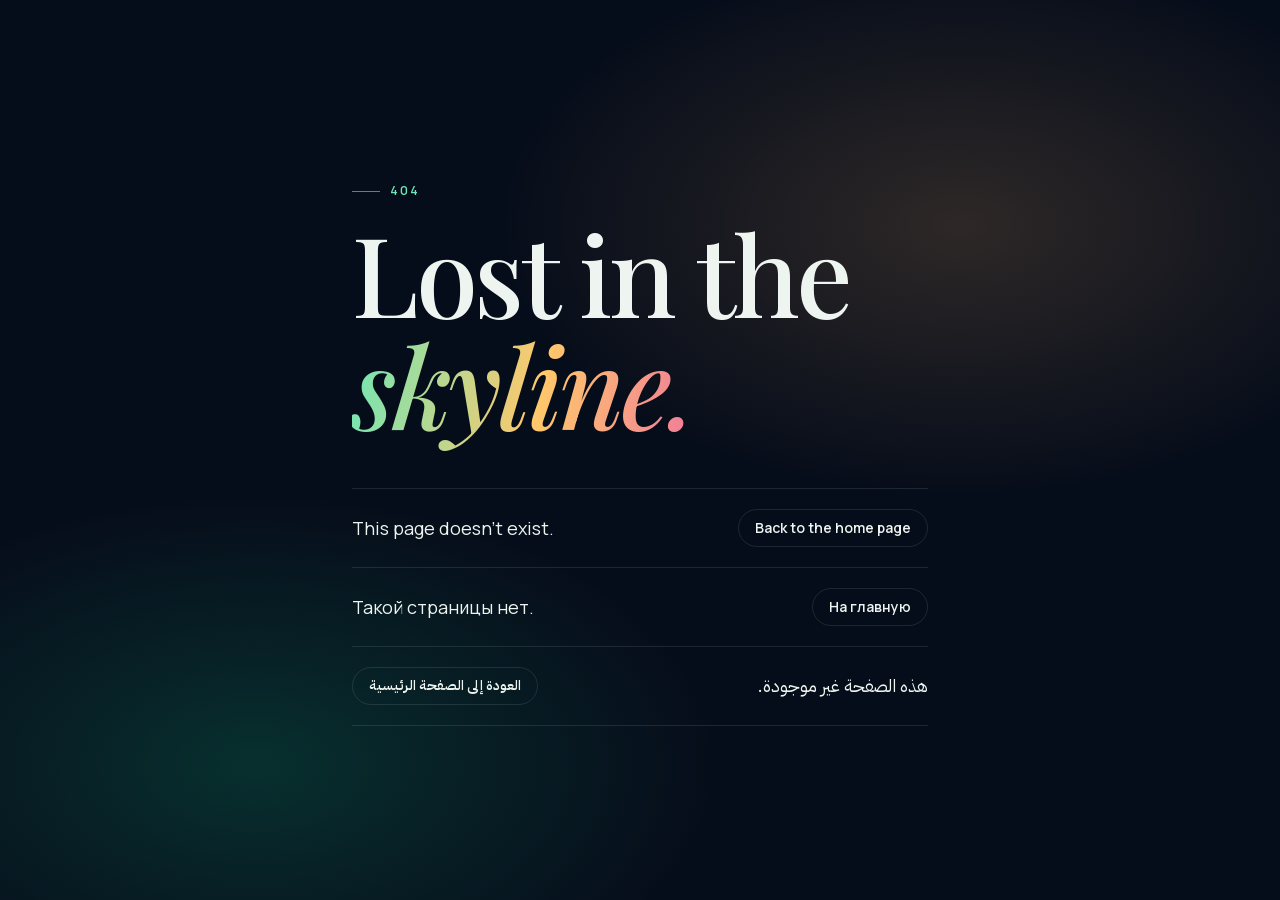
<file: 404/index.html>
<!DOCTYPE html><html lang="en" dir="ltr" data-theme="dark" class="_95gKJW_variable _8qdPsq_variable GDC-Ra_variable PTuu-G_variable"><head><meta charSet="utf-8"/><meta name="viewport" content="width=device-width, initial-scale=1"/><link rel="stylesheet" href="/_next/static/chunks/3sjrxvs-h9rsr.css" data-precedence="next"/><link rel="preload" as="script" fetchPriority="low" href="/_next/static/chunks/01ce6pg25fldo.js"/><script src="/_next/static/chunks/2opy5_r7uqida.js" async=""></script><script src="/_next/static/chunks/0s7mvllxht1mo.js" async=""></script><script src="/_next/static/chunks/turbopack-3-ry682tkyiqk.js" async=""></script><script src="/_next/static/chunks/42onvq6nokjl2.js" async=""></script><meta name="robots" content="noindex"/><title>404 — Alhassan Alfarran</title><meta name="description" content="This page does not exist."/><link rel="manifest" href="/manifest.webmanifest"/><meta name="robots" content="noindex"/><link rel="icon" href="/favicon.ico?favicon.2kfmh7vk1u083.ico" sizes="48x48" type="image/x-icon"/><link rel="icon" href="/icon.png?icon.0mz5zpx6w30ne.png" sizes="512x512" type="image/png"/><link rel="apple-touch-icon" href="/apple-icon.png?apple-icon.3th5n4fgmfeh_.png" sizes="180x180" type="image/png"/><meta name="next-size-adjust" content=""/><script src="/_next/static/chunks/0cz1d0mv5g_q7.js" noModule=""></script></head><body><div hidden=""><!--$--><!--/$--></div><main class="grid min-h-svh place-items-center px-5 py-16" style="background:radial-gradient(60% 50% at 75% 25%, rgba(255,180,107,.16), transparent 60%), radial-gradient(60% 50% at 20% 85%, rgba(16,185,129,.2), transparent 60%), #060d1a"><div class="w-full max-w-xl"><p class="eyebrow">404</p><h1 class="font-display mt-4 text-[clamp(3.5rem,14vw,7rem)] leading-none tracking-[-0.03em]">Lost in the <em class="text-gradient italic">skyline.</em></h1><ul class="mt-12 divide-y divide-line border-y border-line"><li lang="en" dir="ltr" class="flex flex-wrap items-center justify-between gap-3 py-5"><span class="text-lg">This page doesn&#x27;t exist.</span><a href="/en" hrefLang="en" class="rounded-full border border-line px-4 py-2 text-sm font-semibold transition hover:border-accent">Back to the home page</a></li><li lang="ru" dir="ltr" class="flex flex-wrap items-center justify-between gap-3 py-5"><span class="text-lg">Такой страницы нет.</span><a href="/ru" hrefLang="ru" class="rounded-full border border-line px-4 py-2 text-sm font-semibold transition hover:border-accent">На главную</a></li><li lang="ar" dir="rtl" class="flex flex-wrap items-center justify-between gap-3 py-5"><span class="text-lg" style="font-family:var(--ff-ar)">هذه الصفحة غير موجودة.</span><a href="/ar" hrefLang="ar" class="rounded-full border border-line px-4 py-2 text-sm font-semibold transition hover:border-accent" style="font-family:var(--ff-ar)">العودة إلى الصفحة الرئيسية</a></li></ul></div></main><script id="_R_">(globalThis["TURBOPACK"] || (globalThis["TURBOPACK"] = [])).push({"otherChunks":["static/chunks/01ce6pg25fldo.js","static/chunks/2opy5_r7uqida.js","static/chunks/0s7mvllxht1mo.js"],"runtimeModuleIds":[94553]});</script><script src="/_next/static/chunks/01ce6pg25fldo.js" async=""></script><script>(self.__next_f=self.__next_f||[]).push([0])</script><script>self.__next_f.push([1,"1:\"$Sreact.fragment\"\n3:\"/_next/static/chunks/42onvq6nokjl2.js\"\n4:I[39756,[\"$3\"],\"default\"]\n5:I[37457,[\"$3\"],\"default\"]\n8:I[97367,[\"$3\"],\"OutletBoundary\"]\n9:\"$Sreact.suspense\"\nb:\"ViewportBoundary\"\nc:I[97367,[\"$3\"],\"$b\"]\ne:\"MetadataBoundary\"\nf:I[97367,[\"$3\"],\"$e\"]\n11:I[68027,[],\"default\",1]\n:HL[\"/_next/static/chunks/3sjrxvs-h9rsr.css\",\"style\"]\n6:X\n7:[[\"children\",{\"s\":\"__PAGE__\",\"h\":512,\"d\":{\"r\":[\"$\",\"$1\",\"c\",{\"children\":[null,null,[\"$\",\"$L8\",null,{\"children\":[\"$\",\"$9\",null,{\"name\":\"Next.MetadataOutlet\",\"children\":\"$@a\"}]}]]}],\"p\":false,\"v\":null}}]]\n2:[[\"children\",{\"s\":\"/_not-found\",\"h\":512,\"d\":{\"r\":[\"$\",\"$1\",\"c\",{\"children\":[null,[\"$\",\"$L4\",null,{\"parallelRouterKey\":\"children\",\"error\":\"$undefined\",\"errorStyles\":\"$undefined\",\"errorScripts\":\"$undefined\",\"template\":[\"$\",\"$L5\",null,{}],\"templateStyles\":\"$undefined\",\"templateScripts\":\"$undefined\",\"notFound\":\"$undefined\",\"forbidden\":\"$undefined\",\"unauthorized\":\"$undefined\"}]]}],\"p\":false,\"v\":\"$6\"},\"c\":\"$Q7\"}]]\n0:{\"P\":null,\"c\":[\"\",\"_not-found\",\"\"],\"q\":\"\",\"i\":false,\"t\":{\"t\":{\"s\":\"\",\"h\":528,\"d\":{\"r\":[\"$\",\"$1\",\"c\",{\"children\":[[[\"$\",\"link\",\"0\",{\"rel\":\"stylesheet\",\"href\":\"/_next/static/chunks/3sjrxvs-h9rsr.css\",\"precedence\":\"next\",\"crossOrigin\":\"$undefined\",\"nonce\":\"$undefined\"}],[\"$\",\"script\",\"script-0\",{\"src\":\"/_next/static/chunks/42onvq6nokjl2.js\",\"async\":true,\"nonce\":\"$undefined\"}]],[\"$\",\"html\",null,{\"lang\":\"en\",\"dir\":\"ltr\",\"data-theme\":\"dark\",\"className\":\"_95gKJW_variable _8qdPsq_variable GDC-Ra_variable PTuu-G_variable\",\"children\":[\"$\",\"body\",null,{\"children\":[\"$\",\"main\",null,{\"className\":\"grid min-h-svh place-items-center px-5 py-16\",\"style\":{\"background\":\"radial-gradient(60% 50% at 75% 25%, rgba(255,180,107,.16), transparent 60%), radial-gradient(60% 50% at 20% 85%, rgba(16,185,129,.2), transparent 60%), #060d1a\"},\"children\":[\"$\",\"div\",null,{\"className\":\"w-full max-w-xl\",\"children\":[[\"$\",\"p\",null,{\"className\":\"eyebrow\",\"children\":\"404\"}],[\"$\",\"h1\",null,{\"className\":\"font-display mt-4 text-[clamp(3.5rem,14vw,7rem)] leading-none tracking-[-0.03em]\",\"children\":[\"Lost in the \",[\"$\",\"em\",null,{\"className\":\"text-gradient italic\",\"children\":\"skyline.\"}]]}],[\"$\",\"ul\",null,{\"className\":\"mt-12 divide-y divide-line border-y border-line\",\"children\":[[\"$\",\"li\",\"en\",{\"lang\":\"en\",\"dir\":\"ltr\",\"className\":\"flex flex-wrap items-center justify-between gap-3 py-5\",\"children\":[[\"$\",\"span\",null,{\"className\":\"text-lg\",\"style\":\"$undefined\",\"children\":\"This page doesn't exist.\"}],[\"$\",\"a\",null,{\"href\":\"/en\",\"hrefLang\":\"en\",\"className\":\"rounded-full border border-line px-4 py-2 text-sm font-semibold transition hover:border-accent\",\"style\":\"$undefined\",\"children\":\"Back to the home page\"}]]}],[\"$\",\"li\",\"ru\",{\"lang\":\"ru\",\"dir\":\"ltr\",\"className\":\"flex flex-wrap items-center justify-between gap-3 py-5\",\"children\":[[\"$\",\"span\",null,{\"className\":\"text-lg\",\"style\":\"$undefined\",\"children\":\"Такой страницы нет.\"}],[\"$\",\"a\",null,{\"href\":\"/ru\",\"hrefLang\":\"ru\",\"className\":\"rounded-full border border-line px-4 py-2 text-sm font-semibold transition hover:border-accent\",\"style\":\"$undefined\",\"children\":\"На главную\"}]]}],[\"$\",\"li\",\"ar\",{\"lang\":\"ar\",\"dir\":\"rtl\",\"className\":\"flex flex-wrap items-center justify-between gap-3 py-5\",\"children\":[[\"$\",\"span\",null,{\"className\":\"text-lg\",\"style\":{\"fontFamily\":\"var(--ff-ar)\"},\"children\":\"هذه الصفحة غير موجودة.\"}],[\"$\",\"a\",null,{\"href\":\"/ar\",\"hrefLang\":\"ar\",\"className\":\"rounded-full border border-line px-4 py-2 text-sm font-semibold transition hover:border-accent\",\"style\":{\"fontFamily\":\"var(--ff-ar)\"},\"children\":\"العودة إلى الصفحة الرئيسية\"}]]}]]}]]}]}]}]}]]}],\"p\":false,\"v\":null},\"c\":\"$Q2\"},\"h\":{\"r\":[\"$\",\"$1\",\"h\",{\"children\":[[\"$\",\"meta\",null,{\"name\":\"robots\",\"content\":\"noindex\"}],[\"$\",\"$Lc\",null,{\"children\":\"$Ld\"}],[\"$\",\"$Lf\",null,{\"children\":[[\"$\",\"div\",null,{\"hidden\":true,\"children\":[\"$\",\"$9\",null,{\"name\":\"Next.Metadata\",\"children\":\"$L10\"}]}],null]}],[\"$\",\"meta\",null,{\"name\":\"next-size-adjust\",\"content\":\"\"}]]}],\"p\":false,\"v\":null}},\"m\":\"$undefined\",\"G\":[\"$11\",[]],\"S\":true,\"r\":\"$undefined\",\"s\":\"$undefined\",\"a\":\"$undefined\",\"l\":\"$undefined\",\"p\":\"$undefined\",\"d\":\"$undefined\",\"b\":\"7i0gI0RWYm5HNHHpS3liR\"}\n6:C\nd:[[\"$\",\"meta\",\"0\",{\"charSet\":\"utf-8\"}],[\"$\",\"meta\",\"1\",{\"name\":\"viewport\",\"content\":\"width=device-width, initial-scale=1\"}]]\n12:I[27201,[\"$3\"],\"IconMark\"]\na:null\n10:[[\"$\",\"title\",\"0\",{\"children\":\"404 — Alhassan Alfarran\"}],[\"$\",\"meta\",\"1\",{\"name\":\"description\",\"content\":\"This page does not exist.\"}],[\"$\",\"link\",\"2\",{\"rel\":\"manifest\",\"href\":\"/manifest.webmanifest\",\"crossOrigin\":\"$undefined\"}],[\"$\",\"meta\",\"3\",{\"name\":\"robots\",\"content\":\"noindex\"}],[\"$\",\"link\",\"4\",{\"rel\":\"icon\",\"href\":\"/favicon.ico?favicon.2kfmh7vk1u083.ico\",\"sizes\":\"48x48\",\"type\":\"image/x-icon\"}],[\"$\",\"link\",\"5\",{\"rel\":\"icon\",\"href\":\"/icon.png?icon.0mz5zpx6w30ne.png\",\"sizes\":\"512x512\",\"type\":\"image/png\"}],[\"$\",\"link\",\"6\",{\"rel\":\"apple-touch-icon\",\"href\":\"/apple-icon.png?apple-icon.3th5n4fgmfeh_.png\",\"sizes\":\"180x180\",\"type\":\"image/png\"}],[\"$\",\"$L12\",\"7\",{}]]\n"])</script></body></html>
</file>
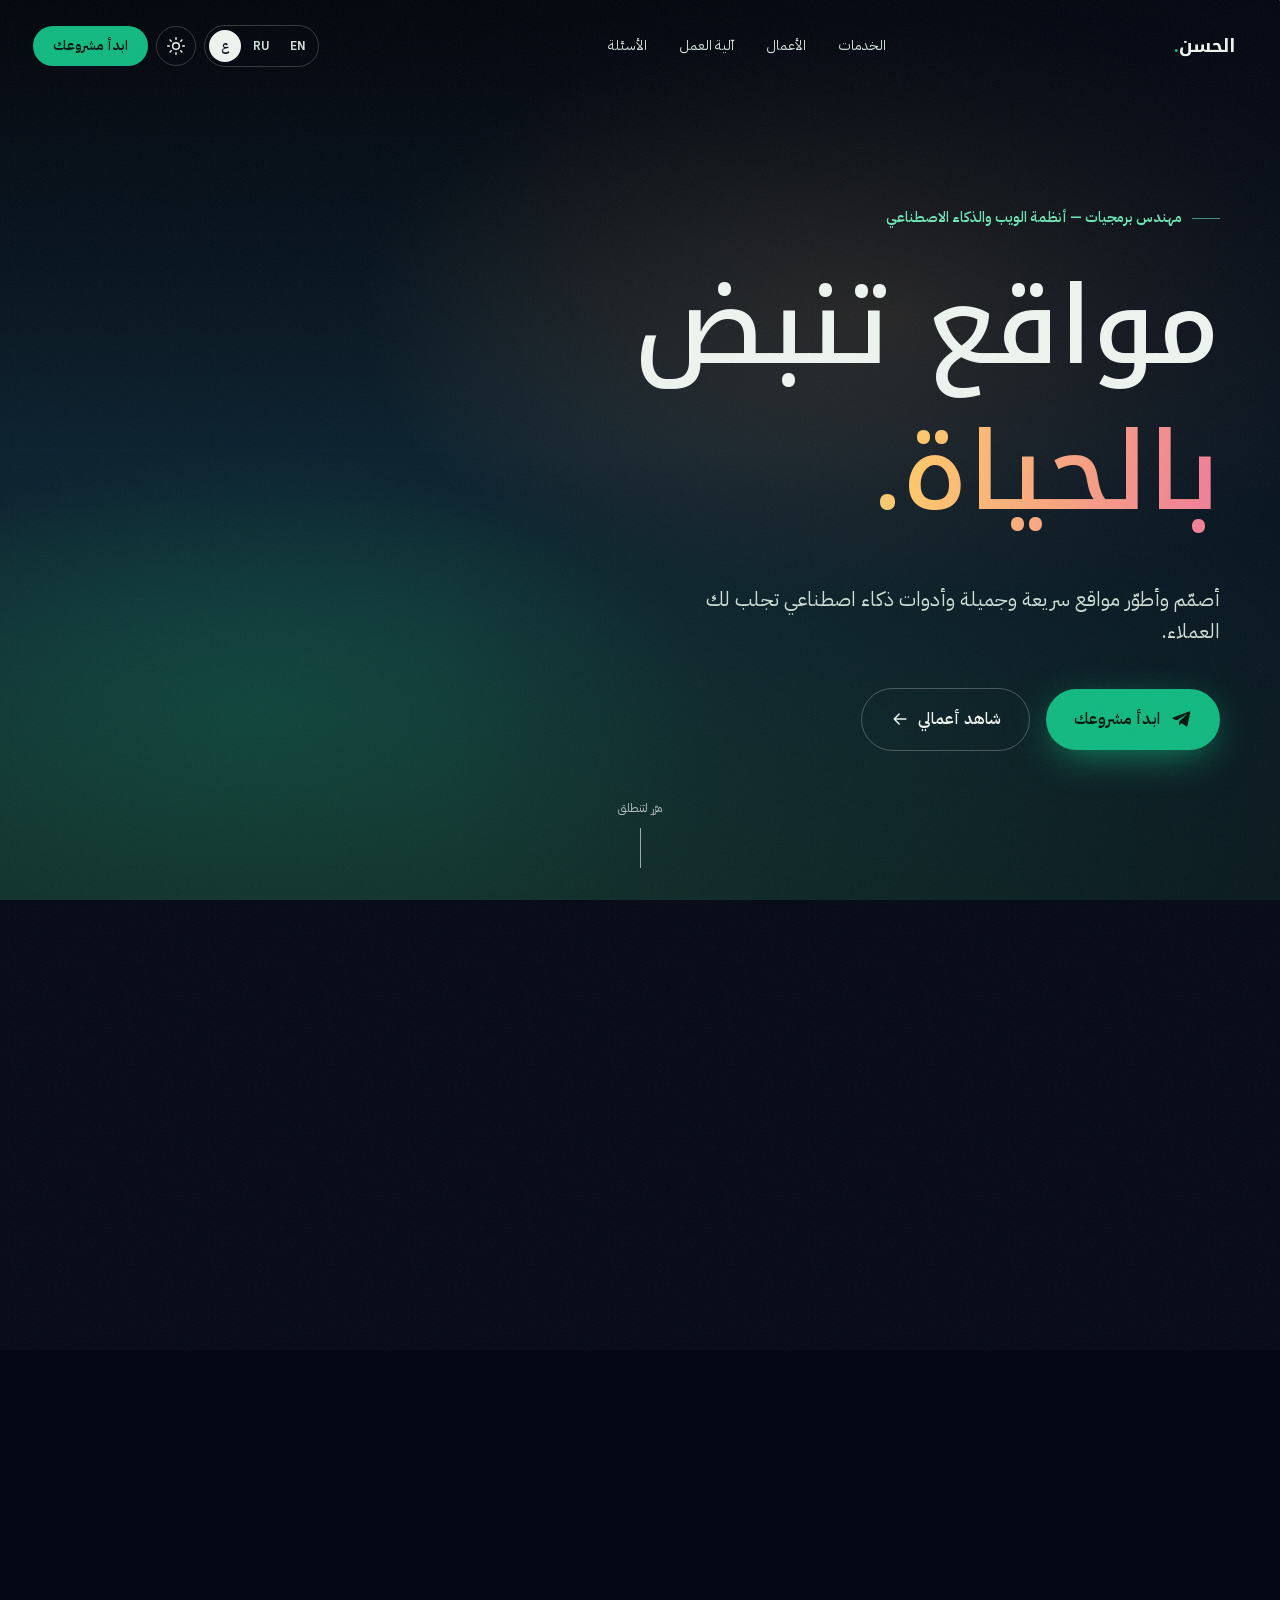
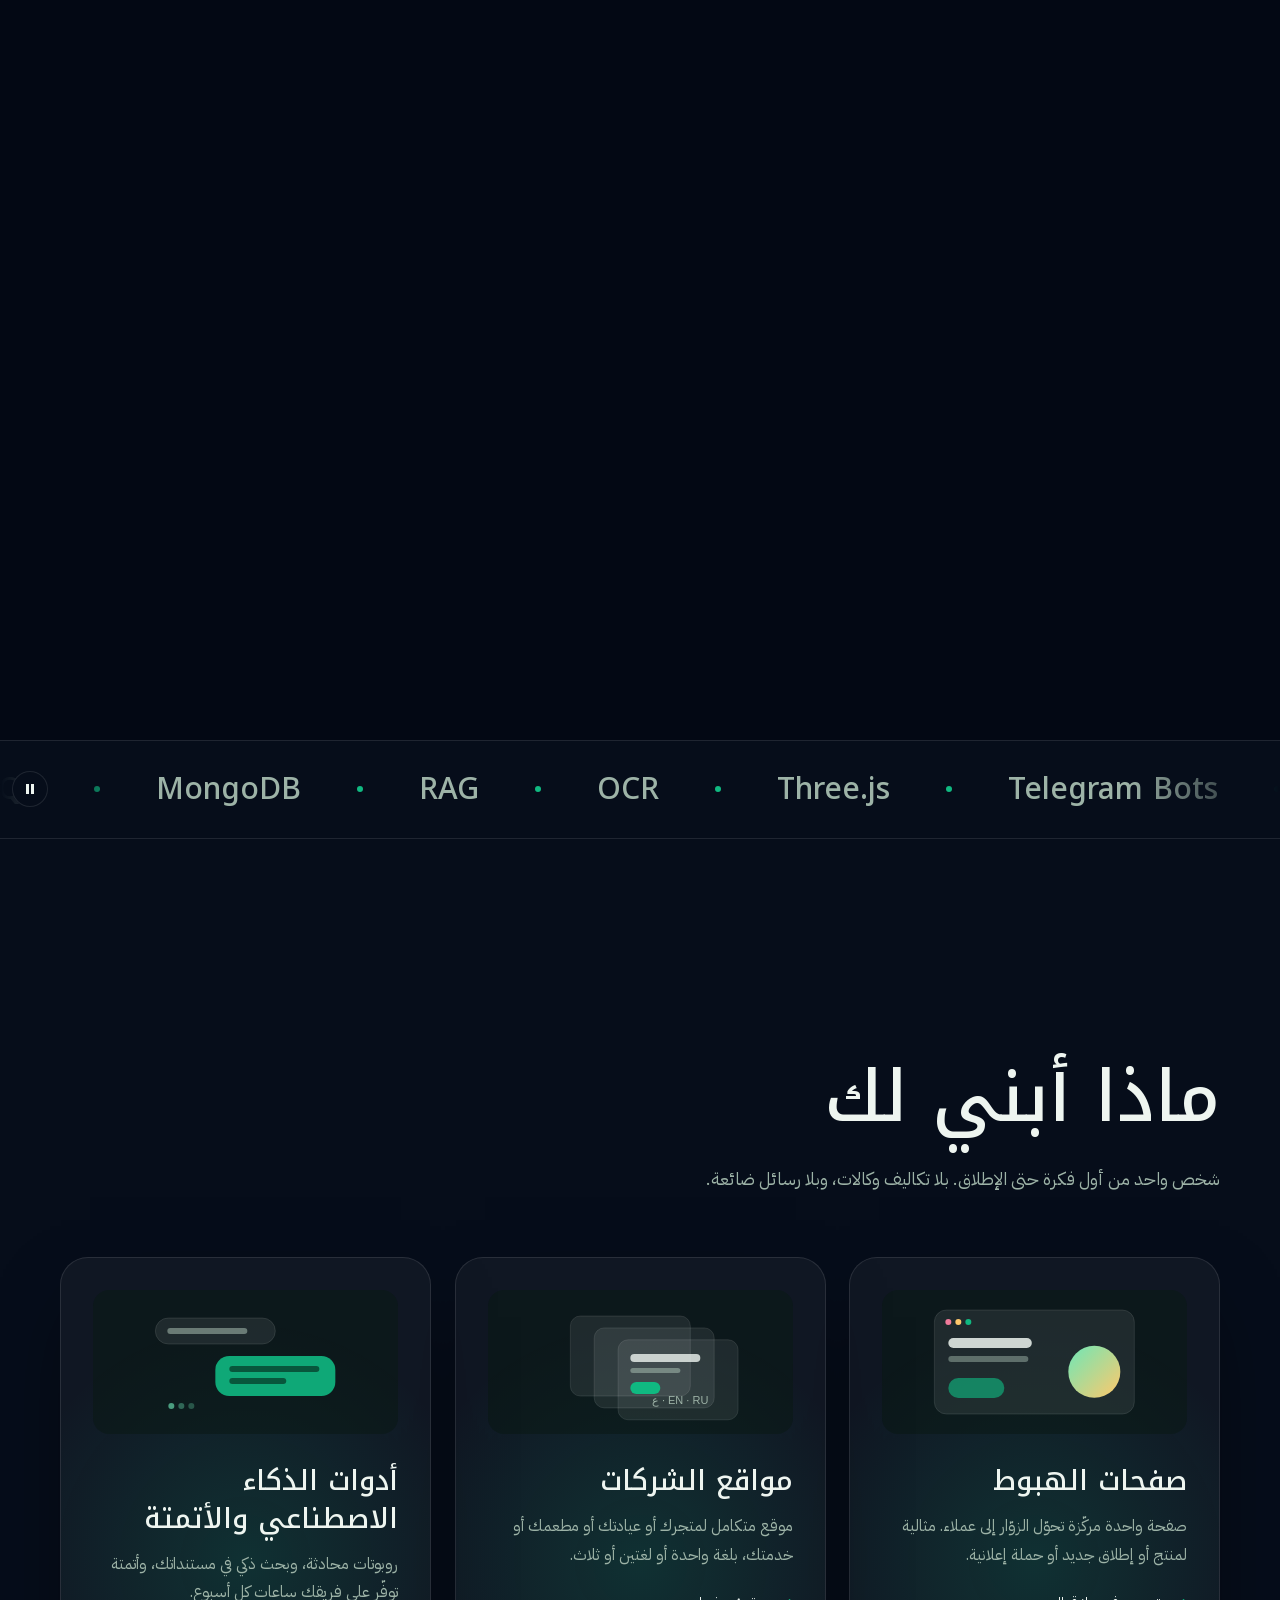
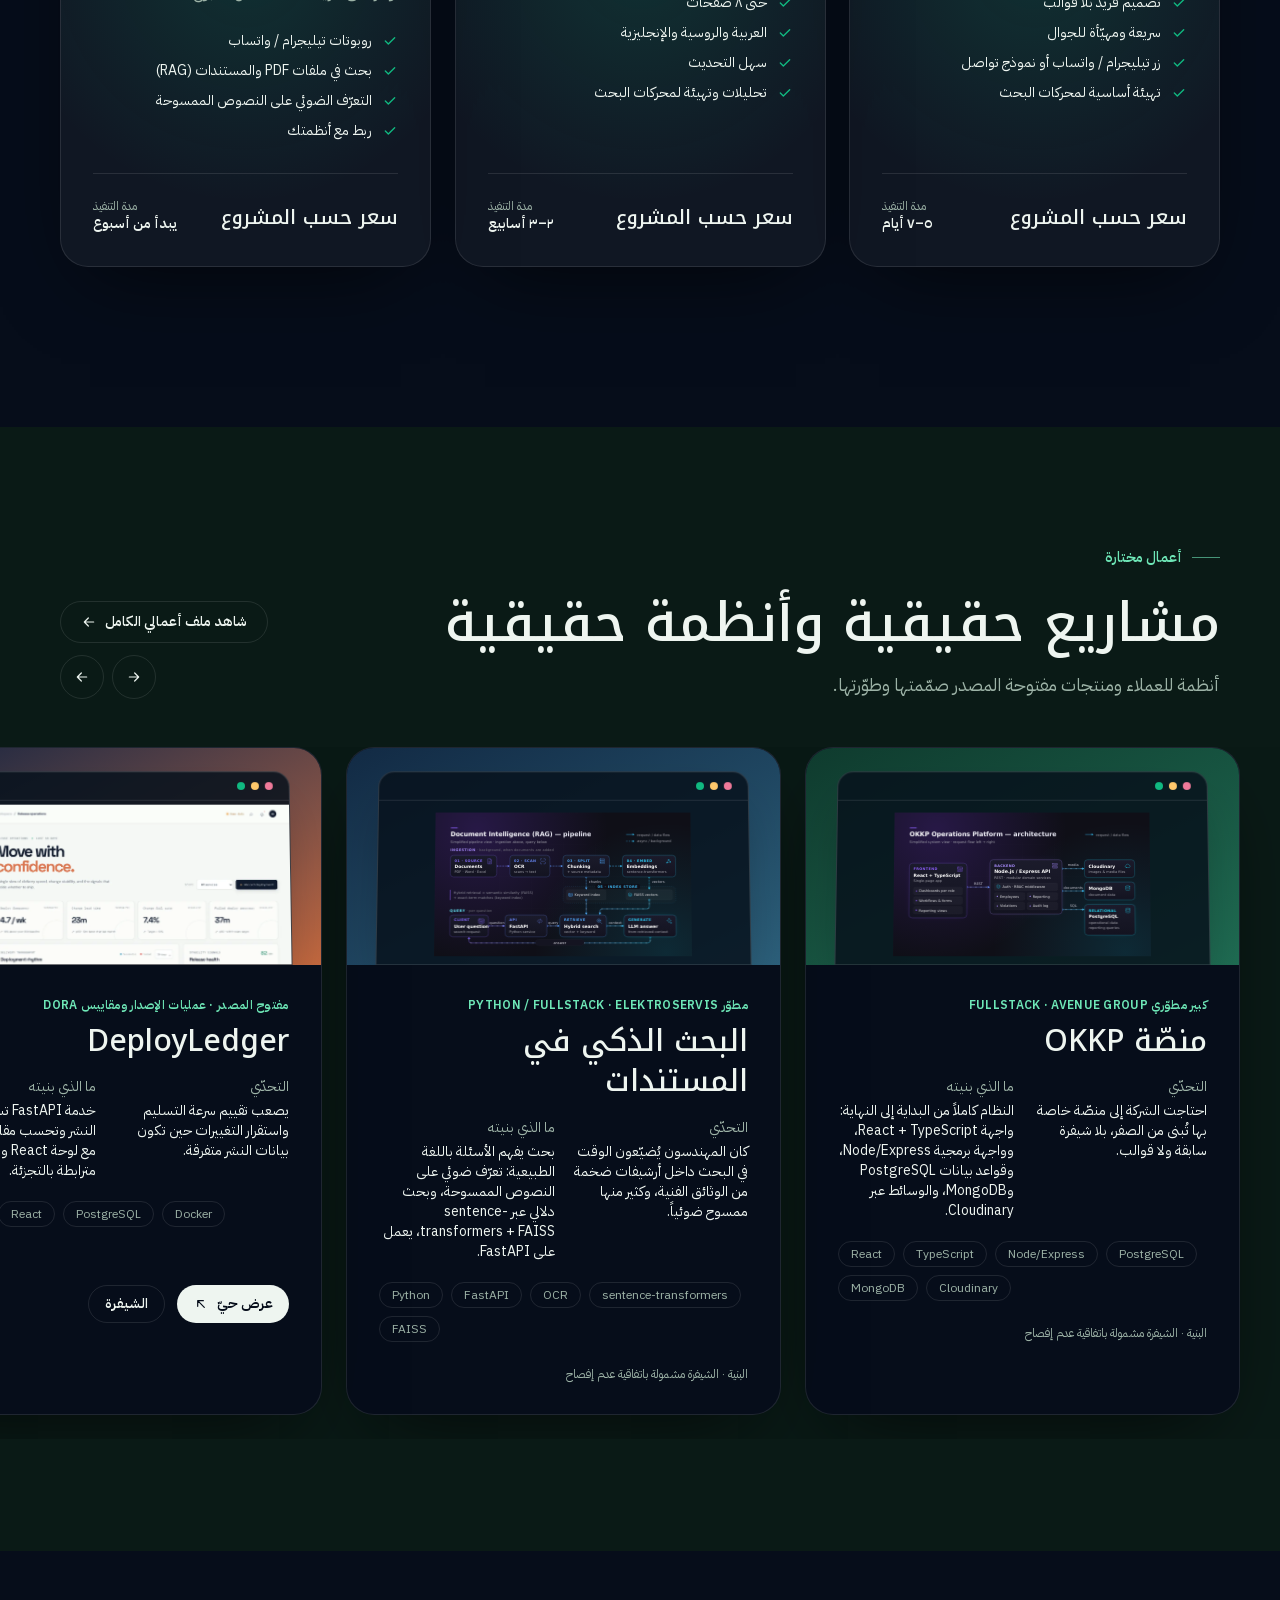
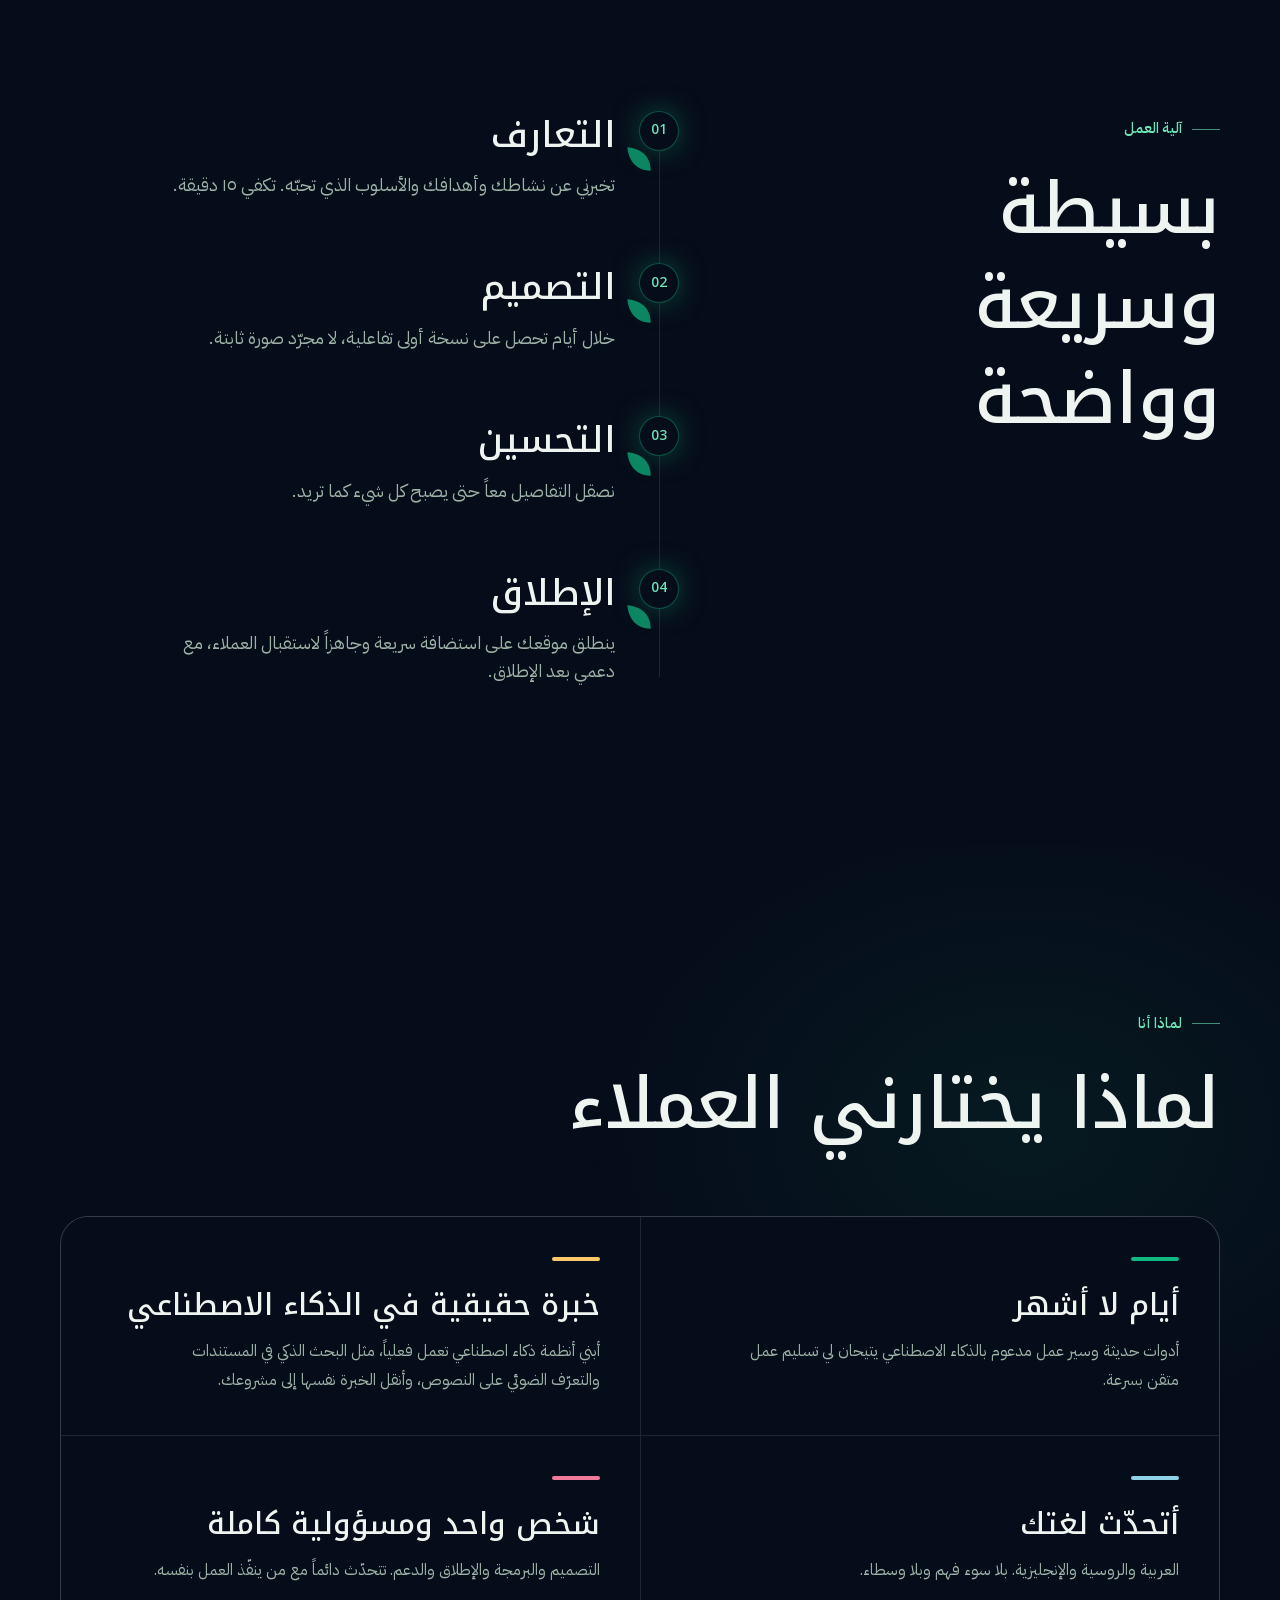
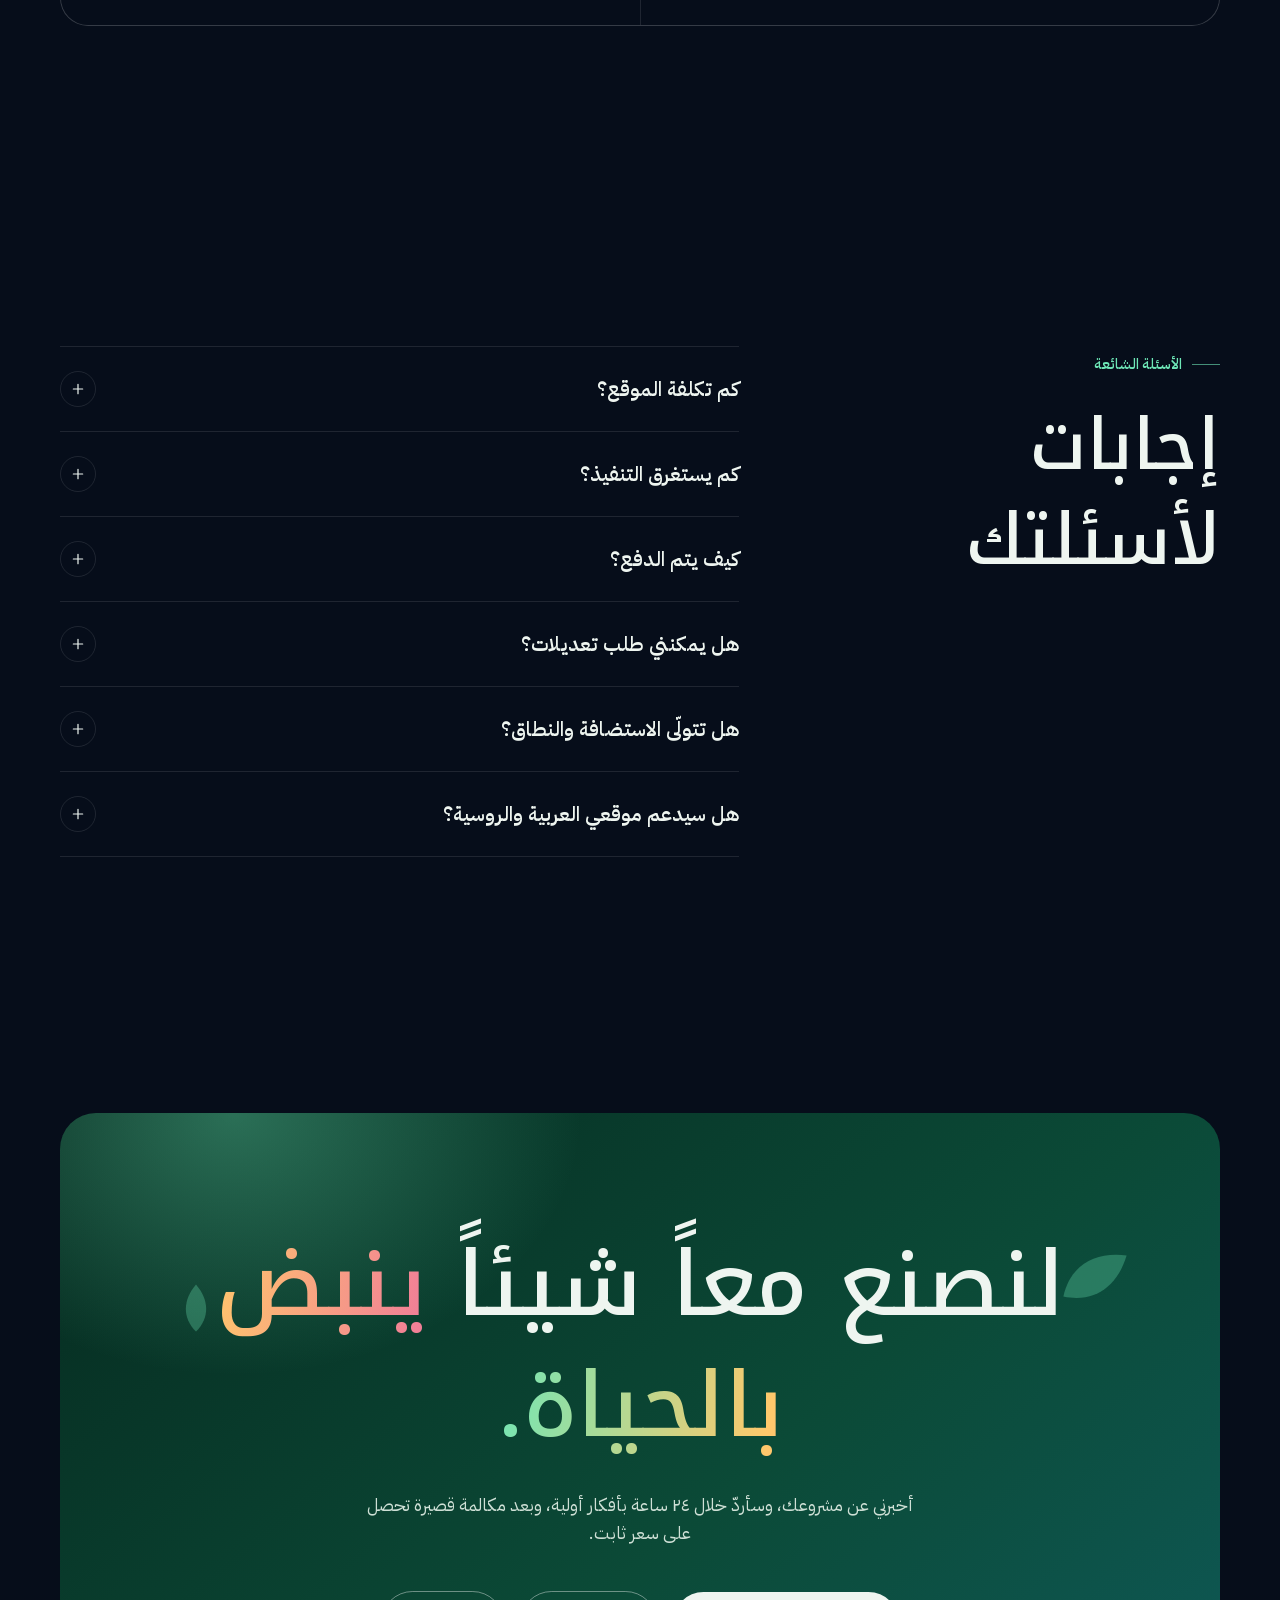
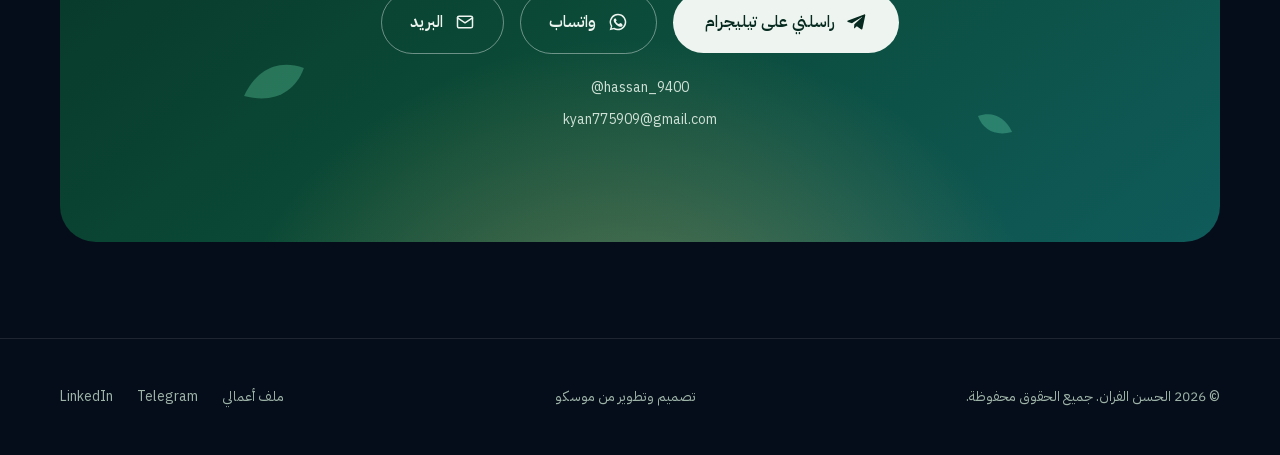
<file: ar/index.html>
<!DOCTYPE html><html lang="ar" dir="rtl" data-theme="dark" class="zmcVWq_variable _3XXORa_variable GDC-Ra_variable PTuu-G_variable"><head><meta charSet="utf-8"/><meta name="viewport" content="width=device-width, initial-scale=1"/><link rel="preload" href="/_next/static/media/2a65768255d6b625-s.p.3u4lli0-axodc.woff2" as="font" crossorigin="" type="font/woff2"/><link rel="preload" href="/_next/static/media/35161b7740c25d33-s.p.0izitdbyxo4j2.woff2" as="font" crossorigin="" type="font/woff2"/><link rel="preload" href="/_next/static/media/65c558afe41e89d6-s.p.3jppgd0xzx-0d.woff2" as="font" crossorigin="" type="font/woff2"/><link rel="preload" href="/_next/static/media/70e3db2de7f94926-s.p.39pl-v7c3qrze.woff2" as="font" crossorigin="" type="font/woff2"/><link rel="preload" href="/_next/static/media/a343f882a40d2cc9-s.p.1sj6eobyi31rd.woff2" as="font" crossorigin="" type="font/woff2"/><link rel="preload" href="/_next/static/media/d3fe2f289711ac3f-s.p.1l2zhvq5eocqf.woff2" as="font" crossorigin="" type="font/woff2"/><link rel="stylesheet" href="/_next/static/chunks/3sjrxvs-h9rsr.css" data-precedence="next"/><link rel="preload" as="script" fetchPriority="low" href="/_next/static/chunks/01ce6pg25fldo.js"/><script src="/_next/static/chunks/2opy5_r7uqida.js" async=""></script><script src="/_next/static/chunks/0s7mvllxht1mo.js" async=""></script><script src="/_next/static/chunks/turbopack-3-ry682tkyiqk.js" async=""></script><script src="/_next/static/chunks/42onvq6nokjl2.js" async=""></script><script src="/_next/static/chunks/3dsvy4rvdfghm.js" async=""></script><script src="/_next/static/chunks/44jgc5z8c4zq9.js" async=""></script><meta name="next-size-adjust" content=""/><meta name="theme-color" content="#060d1a"/><title>الحسن الفران — مواقع وأدوات ذكاء اصطناعي تنبض بالحياة</title><meta name="description" content="مواقع إلكترونية فاخرة وصفحات هبوط وأدوات ذكاء اصطناعي (روبوتات محادثة، بحث ذكي في المستندات، أتمتة) للشركات في روسيا والعالم العربي. تصميم وتطوير الحسن الفران، مهندس برمجيات — أنظمة الويب والذكاء الاصطناعي."/><link rel="manifest" href="/manifest.webmanifest"/><link rel="canonical" href="https://kyan9400.github.io/ar/"/><link rel="alternate" hrefLang="en" href="https://kyan9400.github.io/en/"/><link rel="alternate" hrefLang="ru" href="https://kyan9400.github.io/ru/"/><link rel="alternate" hrefLang="ar" href="https://kyan9400.github.io/ar/"/><link rel="alternate" hrefLang="x-default" href="https://kyan9400.github.io/en/"/><meta property="og:title" content="الحسن الفران — مواقع وأدوات ذكاء اصطناعي تنبض بالحياة"/><meta property="og:description" content="مواقع إلكترونية فاخرة وصفحات هبوط وأدوات ذكاء اصطناعي (روبوتات محادثة، بحث ذكي في المستندات، أتمتة) للشركات في روسيا والعالم العربي. تصميم وتطوير الحسن الفران، مهندس برمجيات — أنظمة الويب والذكاء الاصطناعي."/><meta property="og:url" content="https://kyan9400.github.io/ar/"/><meta property="og:site_name" content="Alhassan Alfarran"/><meta property="og:locale" content="ar_AR"/><meta property="og:image" content="https://kyan9400.github.io/og/ar.jpg"/><meta property="og:image:type" content="image/jpeg"/><meta property="og:image:width" content="1200"/><meta property="og:image:height" content="630"/><meta property="og:image:alt" content="الحسن الفران — مواقع وأدوات ذكاء اصطناعي تنبض بالحياة"/><meta property="og:type" content="website"/><meta name="twitter:card" content="summary_large_image"/><meta name="twitter:title" content="الحسن الفران — مواقع وأدوات ذكاء اصطناعي تنبض بالحياة"/><meta name="twitter:description" content="مواقع إلكترونية فاخرة وصفحات هبوط وأدوات ذكاء اصطناعي (روبوتات محادثة، بحث ذكي في المستندات، أتمتة) للشركات في روسيا والعالم العربي. تصميم وتطوير الحسن الفران، مهندس برمجيات — أنظمة الويب والذكاء الاصطناعي."/><meta name="twitter:image" content="https://kyan9400.github.io/og/ar.jpg"/><meta name="twitter:image:alt" content="الحسن الفران — مواقع وأدوات ذكاء اصطناعي تنبض بالحياة"/><link rel="icon" href="/favicon.ico?favicon.2kfmh7vk1u083.ico" sizes="48x48" type="image/x-icon"/><link rel="icon" href="/icon.png?icon.0mz5zpx6w30ne.png" sizes="512x512" type="image/png"/><link rel="apple-touch-icon" href="/apple-icon.png?apple-icon.3th5n4fgmfeh_.png" sizes="180x180" type="image/png"/><script>try{var t=localStorage.getItem('theme');if(t==='light'||t==='dark')document.documentElement.dataset.theme=t;}catch(e){}</script><script src="/_next/static/chunks/0cz1d0mv5g_q7.js" noModule=""></script></head><body><div hidden=""><!--$--><!--/$--></div><script type="application/ld+json">{"@context":"https://schema.org","@graph":[{"@type":"Person","@id":"https://kyan9400.github.io/#person","name":"Alhassan Alfarran","url":"https://alhassan-portfolio-sigma.vercel.app","jobTitle":"Software Engineer — Web & AI Systems","address":{"@type":"PostalAddress","addressLocality":"Moscow","addressCountry":"RU"},"knowsLanguage":["en","ar","ru"],"alumniOf":["NUST MISIS","Ural Federal University"],"sameAs":["https://www.linkedin.com/in/alhassan-alfarran-880b00246","https://alhassan-portfolio-sigma.vercel.app","https://t.me/hassan_9400"]},{"@type":"ProfessionalService","@id":"https://kyan9400.github.io/#business","name":"Alhassan Alfarran — Web & AI","url":"https://kyan9400.github.io/ar","description":"مواقع إلكترونية فاخرة وصفحات هبوط وأدوات ذكاء اصطناعي (روبوتات محادثة، بحث ذكي في المستندات، أتمتة) للشركات في روسيا والعالم العربي. تصميم وتطوير الحسن الفران، مهندس برمجيات — أنظمة الويب والذكاء الاصطناعي.","image":"https://kyan9400.github.io/og/ar.jpg","address":{"@type":"PostalAddress","addressLocality":"Moscow","addressCountry":"RU"},"areaServed":[{"@type":"Country","name":"Russia"},{"@type":"Country","name":"United Arab Emirates"},{"@type":"Country","name":"Saudi Arabia"},{"@type":"Country","name":"Qatar"},{"@type":"Country","name":"Kuwait"},{"@type":"Country","name":"Bahrain"},{"@type":"Country","name":"Oman"}],"founder":{"@id":"https://kyan9400.github.io/#person"},"availableLanguage":["en","ru","ar"],"sameAs":["https://t.me/hassan_9400"]},{"@type":"WebPage","@id":"https://kyan9400.github.io/ar#webpage","url":"https://kyan9400.github.io/ar","name":"الحسن الفران — مواقع وأدوات ذكاء اصطناعي تنبض بالحياة","inLanguage":"ar","about":{"@id":"https://kyan9400.github.io/#business"}},{"@type":"FAQPage","mainEntity":[{"@type":"Question","name":"كم تكلفة الموقع؟","acceptedAnswer":{"@type":"Answer","text":"تعتمد على الحجم والمزايا. بعد مكالمة قصيرة نتحدّث فيها عن أهدافك، أرسل لك عرض سعر واضحاً. تحصل دائماً على سعر ثابت قبل بدء العمل."}},{"@type":"Question","name":"كم يستغرق التنفيذ؟","acceptedAnswer":{"@type":"Answer","text":"صفحة الهبوط عادةً ٥–٧ أيام، وموقع الشركة ٢–٣ أسابيع. أما أدوات الذكاء الاصطناعي فتعتمد على المهمة. ستحصل على جدول زمني واضح مسبقاً."}},{"@type":"Question","name":"كيف يتم الدفع؟","acceptedAnswer":{"@type":"Answer","text":"عادةً النصف عند البدء والنصف عند الإطلاق. نتّفق على طريقة دفع مناسبة قبل أن نبدأ."}},{"@type":"Question","name":"هل يمكنني طلب تعديلات؟","acceptedAnswer":{"@type":"Answer","text":"نعم. التعديلات جزء من العمل، ونطوّر التصميم معاً قبل الإطلاق."}},{"@type":"Question","name":"هل تتولّى الاستضافة والنطاق؟","acceptedAnswer":{"@type":"Answer","text":"نعم. أنشر موقعك على استضافة حديثة وسريعة وأساعدك في ربط اسم النطاق."}},{"@type":"Question","name":"هل سيدعم موقعي العربية والروسية؟","acceptedAnswer":{"@type":"Answer","text":"نعم. أبني مواقع متعددة اللغات بتخطيط صحيح من اليمين إلى اليسار للعربية، وبنصوص يكتبها متحدّث أصلي."}}]}]}</script><div class="grain" aria-hidden="true"></div><a href="#main" class="fixed start-4 top-4 z-[70] -translate-y-24 rounded-full bg-ink px-4 py-2 text-sm text-bg focus:translate-y-0">انتقل إلى المحتوى</a><header class="fixed inset-x-0 top-0 z-50 px-3 pt-3 text-ink md:px-6 md:pt-4" style="--ink:#eef5f0;--muted:#cfe0d6;--line:rgba(255,255,255,.2);--bg:#060d1a"><div class="mx-auto flex max-w-[1240px] items-center justify-between gap-4 rounded-full py-2 ps-5 pe-2 transition-all duration-500 border border-transparent"><a href="/ar" class="font-display text-lg font-semibold tracking-tight">الحسن<span class="text-accent">.</span></a><nav class="hidden items-center gap-8 lg:flex" aria-label="التنقل الرئيسي"><a href="#services" class="text-sm text-muted transition hover:text-ink">الخدمات</a><a href="#work" class="text-sm text-muted transition hover:text-ink">الأعمال</a><a href="#process" class="text-sm text-muted transition hover:text-ink">آلية العمل</a><a href="#faq" class="text-sm text-muted transition hover:text-ink">الأسئلة</a></nav><div class="flex items-center gap-2"><div class="hidden sm:block"><div class="flex items-center gap-1 rounded-full border border-line p-1" role="group" aria-label="اللغة"><a href="/en" hrefLang="en" lang="en" class="grid h-8 min-w-8 place-items-center rounded-full px-2 text-xs font-semibold transition text-muted hover:text-ink"><span>EN</span><span class="sr-only"> — <!-- -->English</span></a><a href="/ru" hrefLang="ru" lang="ru" class="grid h-8 min-w-8 place-items-center rounded-full px-2 text-xs font-semibold transition text-muted hover:text-ink"><span>RU</span><span class="sr-only"> — <!-- -->Русский</span></a><a href="/ar" hrefLang="ar" lang="ar" aria-current="true" class="grid h-8 min-w-8 place-items-center rounded-full px-2 text-xs font-semibold transition bg-ink text-bg"><span>ع</span><span class="sr-only"> — <!-- -->العربية</span></a></div></div><button type="button" aria-label="تبديل المظهر" class="grid h-10 w-10 place-items-center rounded-full border border-line text-ink transition hover:border-accent"><svg width="20" height="20" viewBox="0 0 24 24" fill="none" aria-hidden="true" stroke="currentColor" stroke-width="1.8" stroke-linecap="round"><circle cx="12" cy="12" r="4"></circle><path d="M12 2v2M12 20v2M4.9 4.9l1.4 1.4M17.7 17.7l1.4 1.4M2 12h2M20 12h2M4.9 19.1l1.4-1.4M17.7 6.3l1.4-1.4"></path></svg></button><a href="#contact" class="hidden rounded-full bg-accent px-5 py-2.5 text-sm font-semibold text-[#03140d] transition hover:brightness-110 md:inline-block">ابدأ مشروعك</a><button type="button" aria-label="القائمة" aria-expanded="false" class="grid h-10 w-10 place-items-center rounded-full border border-line lg:hidden"><svg width="20" height="20" viewBox="0 0 24 24" fill="none" aria-hidden="true" stroke="currentColor" stroke-width="1.8" stroke-linecap="round"><path d="M4 8h16M4 16h16"></path></svg></button></div></div></header><main id="main"><section class="relative bg-[#030814] [--ink:#eef5f0] h-[260vh]" aria-labelledby="hero-title"><div class="sticky top-0 overflow-hidden h-lvh"><div class="absolute inset-0" style="background:radial-gradient(70% 55% at 70% 35%, rgba(255,180,107,.22), transparent 60%), radial-gradient(60% 50% at 20% 80%, rgba(16,185,129,.25), transparent 60%), linear-gradient(180deg, #030814, #0a2230 55%, #1f5f55)"></div><div class="pointer-events-none absolute inset-0 bg-gradient-to-b from-black/45 via-transparent to-black/50"></div><div class="pointer-events-none absolute inset-y-0 start-0 w-full md:w-[65%]" style="background:linear-gradient(270deg, rgba(3,8,20,.62), transparent)"></div><div class="container-x relative z-10 flex h-svh flex-col justify-center-safe pt-20 pb-6 text-[#eef5f0] short:pt-16" style="opacity:1;filter:blur(0px);transform:none"><p class="eyebrow !text-[#6ee7b7]" style="transform:translateY(16px)">مهندس برمجيات — أنظمة الويب والذكاء الاصطناعي</p><h1 id="hero-title" class="font-display mt-6 max-w-[11ch] text-[clamp(2.2rem,min(9vw,12svh),7.6rem)] leading-[0.98] font-medium tracking-[-0.025em] short:mt-3 short:max-w-none"><span class="block" style="transform:translateY(40px)">مواقع تنبض</span> <em class="text-gradient block pb-2 italic" style="transform:translateY(40px)">بالحياة.</em></h1><p class="mt-7 max-w-[34rem] text-lg leading-relaxed text-[#cfe0d6] md:text-xl short:mt-3 short:text-base [@media(max-height:400px)]:hidden" style="transform:translateY(20px)">أصمّم وأطوّر مواقع سريعة وجميلة وأدوات ذكاء اصطناعي تجلب لك العملاء.</p><div class="mt-10 flex flex-wrap items-center gap-4 short:mt-5" style="transform:translateY(20px)"><div style="display:inline-block;transform:none"><a href="https://t.me/hassan_9400" target="_blank" rel="noopener" class="group inline-flex items-center gap-3 rounded-full bg-[#10b981] px-7 py-4 font-semibold text-[#03140d] shadow-[0_10px_40px_-10px_rgba(16,185,129,.8)] transition hover:brightness-110 short:py-3"><svg width="20" height="20" viewBox="0 0 24 24" fill="currentColor" aria-hidden="true"><path d="M21.9 4.3 18.6 19.8c-.2 1.1-.9 1.4-1.8.9l-5-3.7-2.4 2.3c-.3.3-.5.5-1 .5l.4-5.1 9.2-8.3c.4-.4-.1-.6-.6-.2L6 13.4l-4.9-1.5c-1.1-.3-1.1-1.1.2-1.6L20.5 2.9c.9-.3 1.7.2 1.4 1.4Z"></path></svg>ابدأ مشروعك</a></div><a href="#work" class="group inline-flex items-center gap-2 rounded-full border border-white/25 px-7 py-4 font-semibold backdrop-blur-md transition hover:border-white/60 short:py-3">شاهد أعمالي<svg width="20" height="20" viewBox="0 0 24 24" fill="none" aria-hidden="true" class="transition group-hover:translate-x-1 rtl:-scale-x-100 rtl:group-hover:-translate-x-1" stroke="currentColor" stroke-width="1.8" stroke-linecap="round" stroke-linejoin="round"><path d="M5 12h14M13 6l6 6-6 6"></path></svg></a></div></div><div class="pointer-events-none absolute inset-x-0 top-0 z-10 h-svh max-md:hidden [@media(max-height:720px)]:hidden"><div class="absolute inset-x-0 bottom-8 flex flex-col items-center gap-3 text-xs tracking-[0.2em] text-white/70 uppercase rtl:tracking-normal" style="opacity:1"><span>مرّر لتنطلق</span><span class="scroll-cue block h-10 w-px bg-white/60"></span></div></div><div class="pointer-events-none absolute inset-0 bg-bg" style="opacity:0"></div></div></section><section aria-label="التقنيات" class="relative border-y border-line py-7"><div class="overflow-hidden" style="mask-image:linear-gradient(90deg, transparent, #000 12%, #000 88%, transparent)"><ul class="marquee-track items-center gap-14" dir="ltr"><li aria-hidden="false" class="flex items-center gap-14 whitespace-nowrap"><span class="font-display text-2xl text-muted italic md:text-3xl">Next.js</span><span class="h-1.5 w-1.5 rounded-full bg-accent"></span></li><li aria-hidden="false" class="flex items-center gap-14 whitespace-nowrap"><span class="font-display text-2xl text-muted italic md:text-3xl">React</span><span class="h-1.5 w-1.5 rounded-full bg-accent"></span></li><li aria-hidden="false" class="flex items-center gap-14 whitespace-nowrap"><span class="font-display text-2xl text-muted italic md:text-3xl">TypeScript</span><span class="h-1.5 w-1.5 rounded-full bg-accent"></span></li><li aria-hidden="false" class="flex items-center gap-14 whitespace-nowrap"><span class="font-display text-2xl text-muted italic md:text-3xl">Python</span><span class="h-1.5 w-1.5 rounded-full bg-accent"></span></li><li aria-hidden="false" class="flex items-center gap-14 whitespace-nowrap"><span class="font-display text-2xl text-muted italic md:text-3xl">FastAPI</span><span class="h-1.5 w-1.5 rounded-full bg-accent"></span></li><li aria-hidden="false" class="flex items-center gap-14 whitespace-nowrap"><span class="font-display text-2xl text-muted italic md:text-3xl">Node.js</span><span class="h-1.5 w-1.5 rounded-full bg-accent"></span></li><li aria-hidden="false" class="flex items-center gap-14 whitespace-nowrap"><span class="font-display text-2xl text-muted italic md:text-3xl">PostgreSQL</span><span class="h-1.5 w-1.5 rounded-full bg-accent"></span></li><li aria-hidden="false" class="flex items-center gap-14 whitespace-nowrap"><span class="font-display text-2xl text-muted italic md:text-3xl">MongoDB</span><span class="h-1.5 w-1.5 rounded-full bg-accent"></span></li><li aria-hidden="false" class="flex items-center gap-14 whitespace-nowrap"><span class="font-display text-2xl text-muted italic md:text-3xl">RAG</span><span class="h-1.5 w-1.5 rounded-full bg-accent"></span></li><li aria-hidden="false" class="flex items-center gap-14 whitespace-nowrap"><span class="font-display text-2xl text-muted italic md:text-3xl">OCR</span><span class="h-1.5 w-1.5 rounded-full bg-accent"></span></li><li aria-hidden="false" class="flex items-center gap-14 whitespace-nowrap"><span class="font-display text-2xl text-muted italic md:text-3xl">Three.js</span><span class="h-1.5 w-1.5 rounded-full bg-accent"></span></li><li aria-hidden="false" class="flex items-center gap-14 whitespace-nowrap"><span class="font-display text-2xl text-muted italic md:text-3xl">Telegram Bots</span><span class="h-1.5 w-1.5 rounded-full bg-accent"></span></li><li aria-hidden="true" class="flex items-center gap-14 whitespace-nowrap"><span class="font-display text-2xl text-muted italic md:text-3xl">Next.js</span><span class="h-1.5 w-1.5 rounded-full bg-accent"></span></li><li aria-hidden="true" class="flex items-center gap-14 whitespace-nowrap"><span class="font-display text-2xl text-muted italic md:text-3xl">React</span><span class="h-1.5 w-1.5 rounded-full bg-accent"></span></li><li aria-hidden="true" class="flex items-center gap-14 whitespace-nowrap"><span class="font-display text-2xl text-muted italic md:text-3xl">TypeScript</span><span class="h-1.5 w-1.5 rounded-full bg-accent"></span></li><li aria-hidden="true" class="flex items-center gap-14 whitespace-nowrap"><span class="font-display text-2xl text-muted italic md:text-3xl">Python</span><span class="h-1.5 w-1.5 rounded-full bg-accent"></span></li><li aria-hidden="true" class="flex items-center gap-14 whitespace-nowrap"><span class="font-display text-2xl text-muted italic md:text-3xl">FastAPI</span><span class="h-1.5 w-1.5 rounded-full bg-accent"></span></li><li aria-hidden="true" class="flex items-center gap-14 whitespace-nowrap"><span class="font-display text-2xl text-muted italic md:text-3xl">Node.js</span><span class="h-1.5 w-1.5 rounded-full bg-accent"></span></li><li aria-hidden="true" class="flex items-center gap-14 whitespace-nowrap"><span class="font-display text-2xl text-muted italic md:text-3xl">PostgreSQL</span><span class="h-1.5 w-1.5 rounded-full bg-accent"></span></li><li aria-hidden="true" class="flex items-center gap-14 whitespace-nowrap"><span class="font-display text-2xl text-muted italic md:text-3xl">MongoDB</span><span class="h-1.5 w-1.5 rounded-full bg-accent"></span></li><li aria-hidden="true" class="flex items-center gap-14 whitespace-nowrap"><span class="font-display text-2xl text-muted italic md:text-3xl">RAG</span><span class="h-1.5 w-1.5 rounded-full bg-accent"></span></li><li aria-hidden="true" class="flex items-center gap-14 whitespace-nowrap"><span class="font-display text-2xl text-muted italic md:text-3xl">OCR</span><span class="h-1.5 w-1.5 rounded-full bg-accent"></span></li><li aria-hidden="true" class="flex items-center gap-14 whitespace-nowrap"><span class="font-display text-2xl text-muted italic md:text-3xl">Three.js</span><span class="h-1.5 w-1.5 rounded-full bg-accent"></span></li><li aria-hidden="true" class="flex items-center gap-14 whitespace-nowrap"><span class="font-display text-2xl text-muted italic md:text-3xl">Telegram Bots</span><span class="h-1.5 w-1.5 rounded-full bg-accent"></span></li></ul></div><button type="button" aria-pressed="false" class="absolute end-3 top-1/2 z-10 grid h-9 w-9 -translate-y-1/2 place-items-center rounded-full border border-line bg-bg text-ink transition hover:border-accent motion-reduce:hidden"><span class="sr-only">إيقاف شريط التقنيات مؤقتًا</span><svg width="12" height="12" viewBox="0 0 12 12" aria-hidden="true"><path d="M2 1h3v10H2zM7 1h3v10H7z" fill="currentColor"></path></svg></button></section><section id="services" class="relative py-28 md:py-40"><div class="container-x"><div style="opacity:0;filter:blur(6px);transform:translateY(36px)"><p class="eyebrow">الخدمات</p></div><div style="opacity:0;filter:blur(6px);transform:translateY(36px)"><h2 class="font-display mt-5 max-w-3xl text-[clamp(2.4rem,5.5vw,4.4rem)] leading-[1.02] tracking-[-0.02em]">ماذا أبني لك</h2></div><div style="opacity:0;filter:blur(6px);transform:translateY(36px)"><p class="mt-5 max-w-xl text-lg text-muted">شخص واحد من أول فكرة حتى الإطلاق. بلا تكاليف وكالات، وبلا رسائل ضائعة.</p></div><ul class="mt-16 grid gap-6 lg:grid-cols-3"><li class="h-full" style="opacity:0;filter:blur(6px);transform:translateY(36px)"><div class="glass relative h-full overflow-hidden rounded-[28px] shadow-[var(--shadow)]" style="transform:perspective(1000px)"><div class="pointer-events-none absolute inset-0" style="background:radial-gradient(400px circle at 50% 50%, rgba(16,185,129,.16), transparent 60%)"></div><div class="relative flex h-full flex-col p-7 md:p-8"><div class="h-36 rounded-2xl bg-bg-2/60 p-3"><svg viewBox="0 0 220 120" class="h-full w-full" aria-hidden="true"><rect x="10" y="8" width="200" height="104" rx="12" fill="var(--surface-strong)" stroke="var(--line)"></rect><circle cx="24" cy="20" r="3" fill="#f07a9a"></circle><circle cx="34" cy="20" r="3" fill="#ffc86b"></circle><circle cx="44" cy="20" r="3" fill="#10b981"></circle><rect x="24" y="36" width="110" height="10" rx="5" fill="var(--ink)" opacity=".85"><animate attributeName="width" values="40;110;110" dur="3s" repeatCount="indefinite"></animate></rect><rect x="24" y="54" width="80" height="6" rx="3" fill="var(--muted)" opacity=".5"></rect><rect x="24" y="76" width="56" height="20" rx="10" fill="#10b981"><animate attributeName="opacity" values=".6;1;.6" dur="2s" repeatCount="indefinite"></animate></rect><circle cx="170" cy="70" r="26" fill="url(#lg1)"><animateTransform attributeName="transform" type="translate" values="0 0;0 -6;0 0" dur="4s" repeatCount="indefinite"></animateTransform></circle><defs><linearGradient id="lg1" x1="0" x2="1" y1="0" y2="1"><stop offset="0" stop-color="#6ee7b7"></stop><stop offset="1" stop-color="#ffc86b"></stop></linearGradient></defs></svg></div><h3 class="font-display mt-7 text-2xl [overflow-wrap:anywhere] hyphens-auto md:text-[1.75rem]">صفحات الهبوط</h3><p class="mt-3 text-muted">صفحة واحدة مركّزة تحوّل الزوّار إلى عملاء. مثالية لمنتج أو إطلاق جديد أو حملة إعلانية.</p><ul class="mt-6 mb-8 space-y-2.5 text-sm"><li class="flex items-start gap-2.5"><svg width="20" height="20" viewBox="0 0 24 24" fill="none" aria-hidden="true" class="mt-0.5 h-4 w-4 shrink-0 text-accent" stroke="currentColor" stroke-width="2" stroke-linecap="round" stroke-linejoin="round"><path d="m5 12 4.5 4.5L19 7"></path></svg><span>تصميم فريد بلا قوالب</span></li><li class="flex items-start gap-2.5"><svg width="20" height="20" viewBox="0 0 24 24" fill="none" aria-hidden="true" class="mt-0.5 h-4 w-4 shrink-0 text-accent" stroke="currentColor" stroke-width="2" stroke-linecap="round" stroke-linejoin="round"><path d="m5 12 4.5 4.5L19 7"></path></svg><span>سريعة ومهيّأة للجوال</span></li><li class="flex items-start gap-2.5"><svg width="20" height="20" viewBox="0 0 24 24" fill="none" aria-hidden="true" class="mt-0.5 h-4 w-4 shrink-0 text-accent" stroke="currentColor" stroke-width="2" stroke-linecap="round" stroke-linejoin="round"><path d="m5 12 4.5 4.5L19 7"></path></svg><span>زر تيليجرام / واتساب أو نموذج تواصل</span></li><li class="flex items-start gap-2.5"><svg width="20" height="20" viewBox="0 0 24 24" fill="none" aria-hidden="true" class="mt-0.5 h-4 w-4 shrink-0 text-accent" stroke="currentColor" stroke-width="2" stroke-linecap="round" stroke-linejoin="round"><path d="m5 12 4.5 4.5L19 7"></path></svg><span>تهيئة أساسية لمحركات البحث</span></li></ul><div class="mt-auto flex items-end justify-between gap-4 border-t border-line pt-6"><div><span class="font-display text-xl">سعر حسب المشروع</span></div><div class="text-end text-xs text-muted">مدة التنفيذ<div class="text-sm font-semibold text-ink">٥–٧ أيام</div></div></div></div></div></li><li class="h-full" style="opacity:0;filter:blur(6px);transform:translateY(36px)"><div class="glass relative h-full overflow-hidden rounded-[28px] shadow-[var(--shadow)]" style="transform:perspective(1000px)"><div class="pointer-events-none absolute inset-0" style="background:radial-gradient(400px circle at 50% 50%, rgba(16,185,129,.16), transparent 60%)"></div><div class="relative flex h-full flex-col p-7 md:p-8"><div class="h-36 rounded-2xl bg-bg-2/60 p-3"><svg viewBox="0 0 220 120" class="h-full w-full" aria-hidden="true"><g><rect x="40" y="14" width="120" height="80" rx="10" fill="var(--surface-strong)" stroke="var(--line)"><animateTransform attributeName="transform" type="translate" values="0 0;0 0;0 0" dur="4s" repeatCount="indefinite"></animateTransform></rect></g><g><rect x="64" y="26" width="120" height="80" rx="10" fill="var(--surface-strong)" stroke="var(--line)"><animateTransform attributeName="transform" type="translate" values="0 0;-4 -3;0 0" dur="4s" repeatCount="indefinite"></animateTransform></rect></g><g><rect x="88" y="38" width="120" height="80" rx="10" fill="var(--surface-strong)" stroke="var(--line)"><animateTransform attributeName="transform" type="translate" values="0 0;-8 -6;0 0" dur="4s" repeatCount="indefinite"></animateTransform></rect></g><rect x="100" y="52" width="70" height="8" rx="4" fill="var(--ink)" opacity=".8"></rect><rect x="100" y="66" width="50" height="5" rx="2.5" fill="var(--muted)" opacity=".6"></rect><rect x="100" y="80" width="30" height="12" rx="6" fill="#10b981"></rect><text x="178" y="102" font-size="11" fill="var(--muted)" font-family="sans-serif">EN · RU · ع</text></svg></div><h3 class="font-display mt-7 text-2xl [overflow-wrap:anywhere] hyphens-auto md:text-[1.75rem]">مواقع الشركات</h3><p class="mt-3 text-muted">موقع متكامل لمتجرك أو عيادتك أو مطعمك أو خدمتك، بلغة واحدة أو لغتين أو ثلاث.</p><ul class="mt-6 mb-8 space-y-2.5 text-sm"><li class="flex items-start gap-2.5"><svg width="20" height="20" viewBox="0 0 24 24" fill="none" aria-hidden="true" class="mt-0.5 h-4 w-4 shrink-0 text-accent" stroke="currentColor" stroke-width="2" stroke-linecap="round" stroke-linejoin="round"><path d="m5 12 4.5 4.5L19 7"></path></svg><span>حتى ٨ صفحات</span></li><li class="flex items-start gap-2.5"><svg width="20" height="20" viewBox="0 0 24 24" fill="none" aria-hidden="true" class="mt-0.5 h-4 w-4 shrink-0 text-accent" stroke="currentColor" stroke-width="2" stroke-linecap="round" stroke-linejoin="round"><path d="m5 12 4.5 4.5L19 7"></path></svg><span>العربية والروسية والإنجليزية</span></li><li class="flex items-start gap-2.5"><svg width="20" height="20" viewBox="0 0 24 24" fill="none" aria-hidden="true" class="mt-0.5 h-4 w-4 shrink-0 text-accent" stroke="currentColor" stroke-width="2" stroke-linecap="round" stroke-linejoin="round"><path d="m5 12 4.5 4.5L19 7"></path></svg><span>سهل التحديث</span></li><li class="flex items-start gap-2.5"><svg width="20" height="20" viewBox="0 0 24 24" fill="none" aria-hidden="true" class="mt-0.5 h-4 w-4 shrink-0 text-accent" stroke="currentColor" stroke-width="2" stroke-linecap="round" stroke-linejoin="round"><path d="m5 12 4.5 4.5L19 7"></path></svg><span>تحليلات وتهيئة لمحركات البحث</span></li></ul><div class="mt-auto flex items-end justify-between gap-4 border-t border-line pt-6"><div><span class="font-display text-xl">سعر حسب المشروع</span></div><div class="text-end text-xs text-muted">مدة التنفيذ<div class="text-sm font-semibold text-ink">٢–٣ أسابيع</div></div></div></div></div></li><li class="h-full" style="opacity:0;filter:blur(6px);transform:translateY(36px)"><div class="glass relative h-full overflow-hidden rounded-[28px] shadow-[var(--shadow)]" style="transform:perspective(1000px)"><div class="pointer-events-none absolute inset-0" style="background:radial-gradient(400px circle at 50% 50%, rgba(16,185,129,.16), transparent 60%)"></div><div class="relative flex h-full flex-col p-7 md:p-8"><div class="h-36 rounded-2xl bg-bg-2/60 p-3"><svg viewBox="0 0 220 120" class="h-full w-full" aria-hidden="true"><rect x="20" y="16" width="120" height="26" rx="13" fill="var(--surface-strong)" stroke="var(--line)"></rect><rect x="32" y="26" width="80" height="6" rx="3" fill="var(--muted)" opacity=".6"></rect><rect x="80" y="54" width="120" height="40" rx="14" fill="#10b981" opacity=".9"><animate attributeName="opacity" values="0;.9;.9;.9" dur="4s" repeatCount="indefinite"></animate></rect><rect x="94" y="64" width="90" height="6" rx="3" fill="#03140d" opacity=".55"><animate attributeName="width" values="0;0;90;90" dur="4s" repeatCount="indefinite"></animate></rect><rect x="94" y="76" width="60" height="6" rx="3" fill="#03140d" opacity=".55"><animate attributeName="width" values="0;0;0;60" dur="4s" repeatCount="indefinite"></animate></rect><circle cx="36" cy="104" r="3" fill="var(--accent-soft)"><animate attributeName="opacity" values=".2;1;.2" dur="1.2s" begin="0s" repeatCount="indefinite"></animate></circle><circle cx="46" cy="104" r="3" fill="var(--accent-soft)"><animate attributeName="opacity" values=".2;1;.2" dur="1.2s" begin="0.2s" repeatCount="indefinite"></animate></circle><circle cx="56" cy="104" r="3" fill="var(--accent-soft)"><animate attributeName="opacity" values=".2;1;.2" dur="1.2s" begin="0.4s" repeatCount="indefinite"></animate></circle></svg></div><h3 class="font-display mt-7 text-2xl [overflow-wrap:anywhere] hyphens-auto md:text-[1.75rem]">أدوات الذكاء الاصطناعي والأتمتة</h3><p class="mt-3 text-muted">روبوتات محادثة، وبحث ذكي في مستنداتك، وأتمتة توفّر على فريقك ساعات كل أسبوع.</p><ul class="mt-6 mb-8 space-y-2.5 text-sm"><li class="flex items-start gap-2.5"><svg width="20" height="20" viewBox="0 0 24 24" fill="none" aria-hidden="true" class="mt-0.5 h-4 w-4 shrink-0 text-accent" stroke="currentColor" stroke-width="2" stroke-linecap="round" stroke-linejoin="round"><path d="m5 12 4.5 4.5L19 7"></path></svg><span>روبوتات تيليجرام / واتساب</span></li><li class="flex items-start gap-2.5"><svg width="20" height="20" viewBox="0 0 24 24" fill="none" aria-hidden="true" class="mt-0.5 h-4 w-4 shrink-0 text-accent" stroke="currentColor" stroke-width="2" stroke-linecap="round" stroke-linejoin="round"><path d="m5 12 4.5 4.5L19 7"></path></svg><span>بحث في ملفات PDF والمستندات (RAG)</span></li><li class="flex items-start gap-2.5"><svg width="20" height="20" viewBox="0 0 24 24" fill="none" aria-hidden="true" class="mt-0.5 h-4 w-4 shrink-0 text-accent" stroke="currentColor" stroke-width="2" stroke-linecap="round" stroke-linejoin="round"><path d="m5 12 4.5 4.5L19 7"></path></svg><span>التعرّف الضوئي على النصوص الممسوحة</span></li><li class="flex items-start gap-2.5"><svg width="20" height="20" viewBox="0 0 24 24" fill="none" aria-hidden="true" class="mt-0.5 h-4 w-4 shrink-0 text-accent" stroke="currentColor" stroke-width="2" stroke-linecap="round" stroke-linejoin="round"><path d="m5 12 4.5 4.5L19 7"></path></svg><span>ربط مع أنظمتك</span></li></ul><div class="mt-auto flex items-end justify-between gap-4 border-t border-line pt-6"><div><span class="font-display text-xl">سعر حسب المشروع</span></div><div class="text-end text-xs text-muted">مدة التنفيذ<div class="text-sm font-semibold text-ink">يبدأ من أسبوع</div></div></div></div></div></li></ul></div></section><section id="work" class="relative overflow-clip bg-bg-2 py-28 pin:flex pin:h-screen pin:flex-col pin:justify-start pin:pt-24 pin:pb-6 pin:-scroll-mt-20"><div class="container-x"><div class="flex flex-wrap items-end justify-between gap-6"><div><p class="eyebrow">أعمال مختارة</p><h2 class="font-display mt-4 max-w-4xl text-[clamp(2.2rem,4.2vw,3.6rem)] leading-[1.02] tracking-[-0.02em] pin:mt-3 pin:text-[clamp(2rem,3.4vw,3.2rem)]">مشاريع حقيقية وأنظمة حقيقية</h2><p class="mt-3 max-w-xl text-lg text-muted pin:mt-2">أنظمة للعملاء ومنتجات مفتوحة المصدر صمّمتها وطوّرتها.</p></div><div class="flex flex-col items-start gap-3 lg:items-end"><a href="https://alhassan-portfolio-sigma.vercel.app/ar" target="_blank" rel="noopener" hrefLang="ar" class="group inline-flex items-center gap-2 rounded-full border border-line px-5 py-2.5 text-sm font-semibold transition hover:border-accent">شاهد ملف أعمالي الكامل<svg width="20" height="20" viewBox="0 0 24 24" fill="none" aria-hidden="true" class="h-4 w-4 transition group-hover:translate-x-1 rtl:-scale-x-100 rtl:group-hover:-translate-x-1" stroke="currentColor" stroke-width="1.8" stroke-linecap="round" stroke-linejoin="round"><path d="M5 12h14M13 6l6 6-6 6"></path></svg></a><p class="hidden items-center gap-2 text-sm text-muted pin:flex">مرّر للاستكشاف<!-- --> <svg width="20" height="20" viewBox="0 0 24 24" fill="none" aria-hidden="true" class="rtl:-scale-x-100" stroke="currentColor" stroke-width="1.8" stroke-linecap="round" stroke-linejoin="round"><path d="M5 12h14M13 6l6 6-6 6"></path></svg></p><div class="hidden gap-2 md:flex pin:hidden"><button type="button" class="grid h-11 w-11 place-items-center rounded-full border border-line transition hover:border-accent" aria-label="المشروع السابق"><svg width="20" height="20" viewBox="0 0 24 24" fill="none" aria-hidden="true" class="h-4 w-4 -scale-x-100 rtl:scale-x-100" stroke="currentColor" stroke-width="1.8" stroke-linecap="round" stroke-linejoin="round"><path d="M5 12h14M13 6l6 6-6 6"></path></svg></button><button type="button" class="grid h-11 w-11 place-items-center rounded-full border border-line transition hover:border-accent" aria-label="المشروع التالي"><svg width="20" height="20" viewBox="0 0 24 24" fill="none" aria-hidden="true" class="h-4 w-4 rtl:-scale-x-100" stroke="currentColor" stroke-width="1.8" stroke-linecap="round" stroke-linejoin="round"><path d="M5 12h14M13 6l6 6-6 6"></path></svg></button></div></div></div></div><div class="mt-12 flex snap-x snap-mandatory scroll-px-5 gap-6 overflow-x-auto px-5 pb-6 md:scroll-px-10 md:px-10 pin:mt-8 pin:min-h-0 pin:flex-1 pin:w-max pin:snap-none pin:overflow-visible pin:pb-0"><article class="group w-[86vw] shrink-0 snap-start overflow-hidden rounded-[28px] border border-line bg-bg shadow-[var(--shadow)] sm:w-[70vw] lg:w-[40vw] xl:w-[34vw] pin:flex pin:flex-col"><div class="relative aspect-[16/10] overflow-hidden bg-gradient-to-br lg:aspect-[16/8] pin:aspect-auto pin:min-h-[110px] pin:max-h-[360px] pin:grow pin:shrink pin:basis-[250px] from-[#0f3b2e] to-[#1e6b52]"><div class="absolute inset-x-[7%] top-[10%] bottom-0 overflow-hidden rounded-t-2xl border border-white/15 bg-[#07111c]/85 text-white shadow-2xl transition duration-700 group-hover:-translate-y-2 [transform:perspective(1200px)_rotateX(6deg)] group-hover:[transform:perspective(1200px)_rotateX(0deg)]"><div class="flex gap-1.5 border-b border-white/10 px-4 py-2.5"><span class="h-2 w-2 rounded-full bg-[#f07a9a]"></span><span class="h-2 w-2 rounded-full bg-[#ffc86b]"></span><span class="h-2 w-2 rounded-full bg-[#10b981]"></span></div><div class="absolute inset-x-0 top-[33px] bottom-0"><img alt="منصّة OKKP" loading="lazy" decoding="async" data-nimg="fill" class="object-contain p-2" style="position:absolute;height:100%;width:100%;left:0;top:0;right:0;bottom:0;color:transparent" src="/work/okkp-platform.svg"/></div></div></div><div class="p-7 md:p-8 pin:shrink-0 pin:p-6"><p class="text-xs font-semibold tracking-wide text-accent-ink uppercase">كبير مطوّري Fullstack · Avenue Group</p><h3 class="font-display mt-2 text-3xl pin:mt-1">منصّة OKKP</h3><dl class="mt-4 grid gap-4 text-sm md:grid-cols-2 pin:mt-3"><div><dt class="text-muted">التحدّي</dt><dd class="mt-1">احتاجت الشركة إلى منصّة خاصة بها تُبنى من الصفر، بلا شيفرة سابقة ولا قوالب.</dd></div><div><dt class="text-muted">ما الذي بنيته</dt><dd class="mt-1">النظام كاملاً من البداية إلى النهاية: واجهة React + TypeScript، وواجهة برمجية Node/Express، وقواعد بيانات PostgreSQL وMongoDB، والوسائط عبر Cloudinary.</dd></div></dl><ul class="mt-5 flex flex-wrap gap-2 pin:mt-4" dir="ltr"><li class="rounded-full border border-line px-3 py-1 text-xs text-muted">React</li><li class="rounded-full border border-line px-3 py-1 text-xs text-muted">TypeScript</li><li class="rounded-full border border-line px-3 py-1 text-xs text-muted">Node/Express</li><li class="rounded-full border border-line px-3 py-1 text-xs text-muted">PostgreSQL</li><li class="rounded-full border border-line px-3 py-1 text-xs text-muted">MongoDB</li><li class="rounded-full border border-line px-3 py-1 text-xs text-muted">Cloudinary</li></ul><p class="mt-6 text-xs text-muted pin:mt-4">البنية · الشيفرة مشمولة باتفاقية عدم إفصاح</p></div></article><article class="group w-[86vw] shrink-0 snap-start overflow-hidden rounded-[28px] border border-line bg-bg shadow-[var(--shadow)] sm:w-[70vw] lg:w-[40vw] xl:w-[34vw] pin:flex pin:flex-col"><div class="relative aspect-[16/10] overflow-hidden bg-gradient-to-br lg:aspect-[16/8] pin:aspect-auto pin:min-h-[110px] pin:max-h-[360px] pin:grow pin:shrink pin:basis-[250px] from-[#122a44] to-[#2b5f7a]"><div class="absolute inset-x-[7%] top-[10%] bottom-0 overflow-hidden rounded-t-2xl border border-white/15 bg-[#07111c]/85 text-white shadow-2xl transition duration-700 group-hover:-translate-y-2 [transform:perspective(1200px)_rotateX(6deg)] group-hover:[transform:perspective(1200px)_rotateX(0deg)]"><div class="flex gap-1.5 border-b border-white/10 px-4 py-2.5"><span class="h-2 w-2 rounded-full bg-[#f07a9a]"></span><span class="h-2 w-2 rounded-full bg-[#ffc86b]"></span><span class="h-2 w-2 rounded-full bg-[#10b981]"></span></div><div class="absolute inset-x-0 top-[33px] bottom-0"><img alt="البحث الذكي في المستندات" loading="lazy" decoding="async" data-nimg="fill" class="object-contain p-2" style="position:absolute;height:100%;width:100%;left:0;top:0;right:0;bottom:0;color:transparent" src="/work/document-rag.svg"/></div></div></div><div class="p-7 md:p-8 pin:shrink-0 pin:p-6"><p class="text-xs font-semibold tracking-wide text-accent-ink uppercase">مطوّر Python / Fullstack · Elektroservis</p><h3 class="font-display mt-2 text-3xl pin:mt-1">البحث الذكي في المستندات</h3><dl class="mt-4 grid gap-4 text-sm md:grid-cols-2 pin:mt-3"><div><dt class="text-muted">التحدّي</dt><dd class="mt-1">كان المهندسون يُضيّعون الوقت في البحث داخل أرشيفات ضخمة من الوثائق الفنية، وكثير منها ممسوح ضوئياً.</dd></div><div><dt class="text-muted">ما الذي بنيته</dt><dd class="mt-1">بحث يفهم الأسئلة باللغة الطبيعية: تعرّف ضوئي على النصوص الممسوحة، وبحث دلالي عبر sentence-transformers + FAISS، يعمل على FastAPI.</dd></div></dl><ul class="mt-5 flex flex-wrap gap-2 pin:mt-4" dir="ltr"><li class="rounded-full border border-line px-3 py-1 text-xs text-muted">Python</li><li class="rounded-full border border-line px-3 py-1 text-xs text-muted">FastAPI</li><li class="rounded-full border border-line px-3 py-1 text-xs text-muted">OCR</li><li class="rounded-full border border-line px-3 py-1 text-xs text-muted">sentence-transformers</li><li class="rounded-full border border-line px-3 py-1 text-xs text-muted">FAISS</li></ul><p class="mt-6 text-xs text-muted pin:mt-4">البنية · الشيفرة مشمولة باتفاقية عدم إفصاح</p></div></article><article class="group w-[86vw] shrink-0 snap-start overflow-hidden rounded-[28px] border border-line bg-bg shadow-[var(--shadow)] sm:w-[70vw] lg:w-[40vw] xl:w-[34vw] pin:flex pin:flex-col"><div class="relative aspect-[16/10] overflow-hidden bg-gradient-to-br lg:aspect-[16/8] pin:aspect-auto pin:min-h-[110px] pin:max-h-[360px] pin:grow pin:shrink pin:basis-[250px] from-[#14233f] to-[#c2673d]"><div class="absolute inset-x-[7%] top-[10%] bottom-0 overflow-hidden rounded-t-2xl border border-white/15 bg-[#07111c]/85 text-white shadow-2xl transition duration-700 group-hover:-translate-y-2 [transform:perspective(1200px)_rotateX(6deg)] group-hover:[transform:perspective(1200px)_rotateX(0deg)]"><div class="flex gap-1.5 border-b border-white/10 px-4 py-2.5"><span class="h-2 w-2 rounded-full bg-[#f07a9a]"></span><span class="h-2 w-2 rounded-full bg-[#ffc86b]"></span><span class="h-2 w-2 rounded-full bg-[#10b981]"></span></div><div class="absolute inset-x-0 top-[33px] bottom-0"><img alt="DeployLedger" loading="lazy" decoding="async" data-nimg="fill" class="object-cover object-top" style="position:absolute;height:100%;width:100%;left:0;top:0;right:0;bottom:0;color:transparent" src="/work/deployledger.webp"/></div></div></div><div class="p-7 md:p-8 pin:shrink-0 pin:p-6"><p class="text-xs font-semibold tracking-wide text-accent-ink uppercase">مفتوح المصدر · عمليات الإصدار ومقاييس DORA</p><h3 class="font-display mt-2 text-3xl pin:mt-1">DeployLedger</h3><dl class="mt-4 grid gap-4 text-sm md:grid-cols-2 pin:mt-3"><div><dt class="text-muted">التحدّي</dt><dd class="mt-1">يصعب تقييم سرعة التسليم واستقرار التغييرات حين تكون بيانات النشر متفرقة.</dd></div><div><dt class="text-muted">ما الذي بنيته</dt><dd class="mt-1">خدمة FastAPI تستقبل أحداث النشر وتحسب مقاييس DORA، مع لوحة React وسلسلة تدقيق مترابطة بالتجزئة.</dd></div></dl><ul class="mt-5 flex flex-wrap gap-2 pin:mt-4" dir="ltr"><li class="rounded-full border border-line px-3 py-1 text-xs text-muted">FastAPI</li><li class="rounded-full border border-line px-3 py-1 text-xs text-muted">React</li><li class="rounded-full border border-line px-3 py-1 text-xs text-muted">PostgreSQL</li><li class="rounded-full border border-line px-3 py-1 text-xs text-muted">Docker</li><li class="rounded-full border border-line px-3 py-1 text-xs text-muted">Terraform</li></ul><div class="mt-6 flex flex-wrap gap-3 pin:mt-4"><a href="https://deployledger.vercel.app" target="_blank" rel="noopener" class="inline-flex items-center gap-2 rounded-full bg-ink px-4 py-2 text-sm font-semibold text-bg transition hover:opacity-85">عرض حيّ<span class="sr-only">, <!-- -->DeployLedger<!-- -->, <!-- -->يُفتح في علامة تبويب جديدة</span><svg width="20" height="20" viewBox="0 0 24 24" fill="none" aria-hidden="true" class="h-4 w-4 -rotate-45 rtl:rotate-[-135deg]" stroke="currentColor" stroke-width="1.8" stroke-linecap="round" stroke-linejoin="round"><path d="M5 12h14M13 6l6 6-6 6"></path></svg></a><a href="https://github.com/kyan9400/deployledger" target="_blank" rel="noopener" class="inline-flex items-center rounded-full border border-line px-4 py-2 text-sm font-semibold transition hover:border-accent">الشيفرة<span class="sr-only">, <!-- -->DeployLedger<!-- --> (GitHub), <!-- -->يُفتح في علامة تبويب جديدة</span></a></div></div></article><article class="group w-[86vw] shrink-0 snap-start overflow-hidden rounded-[28px] border border-line bg-bg shadow-[var(--shadow)] sm:w-[70vw] lg:w-[40vw] xl:w-[34vw] pin:flex pin:flex-col"><div class="relative aspect-[16/10] overflow-hidden bg-gradient-to-br lg:aspect-[16/8] pin:aspect-auto pin:min-h-[110px] pin:max-h-[360px] pin:grow pin:shrink pin:basis-[250px] from-[#1b1f1a] to-[#9fbf2a]"><div class="absolute inset-x-[7%] top-[10%] bottom-0 overflow-hidden rounded-t-2xl border border-white/15 bg-[#07111c]/85 text-white shadow-2xl transition duration-700 group-hover:-translate-y-2 [transform:perspective(1200px)_rotateX(6deg)] group-hover:[transform:perspective(1200px)_rotateX(0deg)]"><div class="flex gap-1.5 border-b border-white/10 px-4 py-2.5"><span class="h-2 w-2 rounded-full bg-[#f07a9a]"></span><span class="h-2 w-2 rounded-full bg-[#ffc86b]"></span><span class="h-2 w-2 rounded-full bg-[#10b981]"></span></div><div class="absolute inset-x-0 top-[33px] bottom-0"><img alt="Gatehouse" loading="lazy" decoding="async" data-nimg="fill" class="object-cover object-top" style="position:absolute;height:100%;width:100%;left:0;top:0;right:0;bottom:0;color:transparent" src="/work/gatehouse.webp"/></div></div></div><div class="p-7 md:p-8 pin:shrink-0 pin:p-6"><p class="text-xs font-semibold tracking-wide text-accent-ink uppercase">مفتوح المصدر · صلاحيات وصول عند الحاجة</p><h3 class="font-display mt-2 text-3xl pin:mt-1">Gatehouse</h3><dl class="mt-4 grid gap-4 text-sm md:grid-cols-2 pin:mt-3"><div><dt class="text-muted">التحدّي</dt><dd class="mt-1">مع الوصول الدائم إلى الإنتاج يصعب معرفة من كان يملك الوصول، ولماذا، وهل مُنح وفق القواعد.</dd></div><div><dt class="text-muted">ما الذي بنيته</dt><dd class="mt-1">مسار لطلب الوصول والموافقة عليه عند الحاجة، مع سياق السياسات وعزل مساحات العمل وسجل تدقيق مترابط بالتجزئة.</dd></div></dl><ul class="mt-5 flex flex-wrap gap-2 pin:mt-4" dir="ltr"><li class="rounded-full border border-line px-3 py-1 text-xs text-muted">FastAPI</li><li class="rounded-full border border-line px-3 py-1 text-xs text-muted">React</li><li class="rounded-full border border-line px-3 py-1 text-xs text-muted">TypeScript</li><li class="rounded-full border border-line px-3 py-1 text-xs text-muted">PostgreSQL</li><li class="rounded-full border border-line px-3 py-1 text-xs text-muted">Terraform</li></ul><div class="mt-6 flex flex-wrap gap-3 pin:mt-4"><a href="https://gatehouse-nine.vercel.app" target="_blank" rel="noopener" class="inline-flex items-center gap-2 rounded-full bg-ink px-4 py-2 text-sm font-semibold text-bg transition hover:opacity-85">عرض حيّ<span class="sr-only">, <!-- -->Gatehouse<!-- -->, <!-- -->يُفتح في علامة تبويب جديدة</span><svg width="20" height="20" viewBox="0 0 24 24" fill="none" aria-hidden="true" class="h-4 w-4 -rotate-45 rtl:rotate-[-135deg]" stroke="currentColor" stroke-width="1.8" stroke-linecap="round" stroke-linejoin="round"><path d="M5 12h14M13 6l6 6-6 6"></path></svg></a><a href="https://github.com/kyan9400/gatehouse" target="_blank" rel="noopener" class="inline-flex items-center rounded-full border border-line px-4 py-2 text-sm font-semibold transition hover:border-accent">الشيفرة<span class="sr-only">, <!-- -->Gatehouse<!-- --> (GitHub), <!-- -->يُفتح في علامة تبويب جديدة</span></a></div></div></article><article class="group w-[86vw] shrink-0 snap-start overflow-hidden rounded-[28px] border border-line bg-bg shadow-[var(--shadow)] sm:w-[70vw] lg:w-[40vw] xl:w-[34vw] pin:flex pin:flex-col"><div class="relative aspect-[16/10] overflow-hidden bg-gradient-to-br lg:aspect-[16/8] pin:aspect-auto pin:min-h-[110px] pin:max-h-[360px] pin:grow pin:shrink pin:basis-[250px] from-[#3a2a1a] to-[#d4552b]"><div class="absolute inset-x-[7%] top-[10%] bottom-0 overflow-hidden rounded-t-2xl border border-white/15 bg-[#07111c]/85 text-white shadow-2xl transition duration-700 group-hover:-translate-y-2 [transform:perspective(1200px)_rotateX(6deg)] group-hover:[transform:perspective(1200px)_rotateX(0deg)]"><div class="flex gap-1.5 border-b border-white/10 px-4 py-2.5"><span class="h-2 w-2 rounded-full bg-[#f07a9a]"></span><span class="h-2 w-2 rounded-full bg-[#ffc86b]"></span><span class="h-2 w-2 rounded-full bg-[#10b981]"></span></div><div class="absolute inset-x-0 top-[33px] bottom-0"><img alt="Pulseboard" loading="lazy" decoding="async" data-nimg="fill" class="object-cover object-top" style="position:absolute;height:100%;width:100%;left:0;top:0;right:0;bottom:0;color:transparent" src="/work/pulseboard.webp"/></div></div></div><div class="p-7 md:p-8 pin:shrink-0 pin:p-6"><p class="text-xs font-semibold tracking-wide text-accent-ink uppercase">مفتوح المصدر · مراقبة التوفّر وأهداف SLO</p><h3 class="font-display mt-2 text-3xl pin:mt-1">Pulseboard</h3><dl class="mt-4 grid gap-4 text-sm md:grid-cols-2 pin:mt-3"><div><dt class="text-muted">التحدّي</dt><dd class="mt-1">مراقبة التوفّر وسجل الحوادث وتقارير SLO تتطلّب عادةً تشغيل عدة خدمات منفصلة.</dd></div><div><dt class="text-muted">ما الذي بنيته</dt><dd class="mt-1">خدمة FastAPI واحدة بمجدوِل غير متزامن وتخزين SQLite ولوحة تحكم وصفحة حالة عامة ومقاييس Prometheus.</dd></div></dl><ul class="mt-5 flex flex-wrap gap-2 pin:mt-4" dir="ltr"><li class="rounded-full border border-line px-3 py-1 text-xs text-muted">Python</li><li class="rounded-full border border-line px-3 py-1 text-xs text-muted">FastAPI</li><li class="rounded-full border border-line px-3 py-1 text-xs text-muted">SQLite</li><li class="rounded-full border border-line px-3 py-1 text-xs text-muted">Docker</li><li class="rounded-full border border-line px-3 py-1 text-xs text-muted">Prometheus</li></ul><div class="mt-6 flex flex-wrap gap-3 pin:mt-4"><a href="https://pulseboard-five-tau.vercel.app/" target="_blank" rel="noopener" class="inline-flex items-center gap-2 rounded-full bg-ink px-4 py-2 text-sm font-semibold text-bg transition hover:opacity-85">عرض حيّ<span class="sr-only">, <!-- -->Pulseboard<!-- -->, <!-- -->يُفتح في علامة تبويب جديدة</span><svg width="20" height="20" viewBox="0 0 24 24" fill="none" aria-hidden="true" class="h-4 w-4 -rotate-45 rtl:rotate-[-135deg]" stroke="currentColor" stroke-width="1.8" stroke-linecap="round" stroke-linejoin="round"><path d="M5 12h14M13 6l6 6-6 6"></path></svg></a><a href="https://github.com/kyan9400/pulseboard" target="_blank" rel="noopener" class="inline-flex items-center rounded-full border border-line px-4 py-2 text-sm font-semibold transition hover:border-accent">الشيفرة<span class="sr-only">, <!-- -->Pulseboard<!-- --> (GitHub), <!-- -->يُفتح في علامة تبويب جديدة</span></a></div></div></article><article class="flex w-[86vw] shrink-0 snap-start flex-col justify-between overflow-hidden rounded-[28px] border border-dashed border-accent/50 p-8 sm:w-[70vw] lg:w-[26vw]"><div><p class="text-xs font-semibold tracking-wide text-accent-ink uppercase">التالي</p><h3 class="font-display mt-2 text-4xl">مشروعك</h3><p class="mt-4 text-muted">هذه المساحة تنتظر مشروعك. لنجعل قصتك القادمة هنا.</p></div><a href="https://t.me/hassan_9400" target="_blank" rel="noopener" class="mt-10 inline-flex w-fit items-center gap-2 rounded-full bg-accent px-6 py-3.5 font-semibold text-[#03140d] transition hover:brightness-110">ابدأ مشروعك<!-- --> <svg width="20" height="20" viewBox="0 0 24 24" fill="none" aria-hidden="true" class="rtl:-scale-x-100" stroke="currentColor" stroke-width="1.8" stroke-linecap="round" stroke-linejoin="round"><path d="M5 12h14M13 6l6 6-6 6"></path></svg></a></article><div class="hidden w-[6vw] shrink-0 pin:block" aria-hidden="true"></div></div></section><section id="process" class="relative py-28 md:py-40"><div class="container-x grid gap-16 lg:grid-cols-[1fr_1.3fr]"><div class="lg:sticky lg:top-32 lg:self-start"><p class="eyebrow">آلية العمل</p><h2 class="font-display mt-5 text-[clamp(2.4rem,5.5vw,4.4rem)] leading-[1.02] tracking-[-0.02em]">بسيطة وسريعة وواضحة</h2></div><ol class="vine-list relative"><span class="absolute start-[19px] top-2 bottom-2 w-px bg-line" aria-hidden="true"></span><span class="vine-stem absolute start-[18px] top-2 bottom-2 w-[3px] origin-top rounded-full bg-gradient-to-b from-accent-soft via-accent to-[#2f7d4f]" aria-hidden="true"></span><li class="vine-step relative ps-16 pb-16 last:pb-0"><span class="vine-leaf absolute start-0 top-0 grid h-10 w-10 place-items-center rounded-full border border-accent/40 bg-bg font-display text-sm text-accent-ink shadow-[0_0_30px_-5px_rgba(16,185,129,.6)]">0<!-- -->1</span><svg class="vine-leaf absolute start-[26px] top-[34px] h-7 w-7 text-accent rtl:-scale-x-100" viewBox="0 0 24 24" aria-hidden="true"><path fill="currentColor" opacity=".7" d="M2 22C2 10 10 3 22 2c-1 12-8 20-20 20Z"></path></svg><div class="vine-body"><h3 class="font-display text-3xl md:text-4xl">التعارف</h3><p class="mt-3 max-w-md text-lg text-muted">تخبرني عن نشاطك وأهدافك والأسلوب الذي تحبّه. تكفي ١٥ دقيقة.</p></div></li><li class="vine-step relative ps-16 pb-16 last:pb-0"><span class="vine-leaf absolute start-0 top-0 grid h-10 w-10 place-items-center rounded-full border border-accent/40 bg-bg font-display text-sm text-accent-ink shadow-[0_0_30px_-5px_rgba(16,185,129,.6)]">0<!-- -->2</span><svg class="vine-leaf absolute start-[26px] top-[34px] h-7 w-7 text-accent rtl:-scale-x-100" viewBox="0 0 24 24" aria-hidden="true"><path fill="currentColor" opacity=".7" d="M2 22C2 10 10 3 22 2c-1 12-8 20-20 20Z"></path></svg><div class="vine-body"><h3 class="font-display text-3xl md:text-4xl">التصميم</h3><p class="mt-3 max-w-md text-lg text-muted">خلال أيام تحصل على نسخة أولى تفاعلية، لا مجرّد صورة ثابتة.</p></div></li><li class="vine-step relative ps-16 pb-16 last:pb-0"><span class="vine-leaf absolute start-0 top-0 grid h-10 w-10 place-items-center rounded-full border border-accent/40 bg-bg font-display text-sm text-accent-ink shadow-[0_0_30px_-5px_rgba(16,185,129,.6)]">0<!-- -->3</span><svg class="vine-leaf absolute start-[26px] top-[34px] h-7 w-7 text-accent rtl:-scale-x-100" viewBox="0 0 24 24" aria-hidden="true"><path fill="currentColor" opacity=".7" d="M2 22C2 10 10 3 22 2c-1 12-8 20-20 20Z"></path></svg><div class="vine-body"><h3 class="font-display text-3xl md:text-4xl">التحسين</h3><p class="mt-3 max-w-md text-lg text-muted">نصقل التفاصيل معاً حتى يصبح كل شيء كما تريد.</p></div></li><li class="vine-step relative ps-16 pb-16 last:pb-0"><span class="vine-leaf absolute start-0 top-0 grid h-10 w-10 place-items-center rounded-full border border-accent/40 bg-bg font-display text-sm text-accent-ink shadow-[0_0_30px_-5px_rgba(16,185,129,.6)]">0<!-- -->4</span><svg class="vine-leaf absolute start-[26px] top-[34px] h-7 w-7 text-accent rtl:-scale-x-100" viewBox="0 0 24 24" aria-hidden="true"><path fill="currentColor" opacity=".7" d="M2 22C2 10 10 3 22 2c-1 12-8 20-20 20Z"></path></svg><div class="vine-body"><h3 class="font-display text-3xl md:text-4xl">الإطلاق</h3><p class="mt-3 max-w-md text-lg text-muted">ينطلق موقعك على استضافة سريعة وجاهزاً لاستقبال العملاء، مع دعمي بعد الإطلاق.</p></div></li></ol></div></section><section class="relative overflow-hidden py-28 md:py-40"><div class="pointer-events-none absolute inset-0 opacity-60" style="background:radial-gradient(50% 50% at 80% 30%, rgba(16,185,129,.12), transparent 70%)" aria-hidden="true"></div><div class="container-x relative"><div style="opacity:0;filter:blur(6px);transform:translateY(36px)"><p class="eyebrow">لماذا أنا</p></div><div style="opacity:0;filter:blur(6px);transform:translateY(36px)"><h2 class="font-display mt-5 max-w-3xl text-[clamp(2.4rem,5.5vw,4.4rem)] leading-[1.02] tracking-[-0.02em]">لماذا يختارني العملاء</h2></div><ul class="mt-16 grid gap-px overflow-hidden rounded-[28px] border border-line bg-line sm:grid-cols-2"><li class="bg-bg p-8 md:p-10" style="opacity:0;filter:blur(6px);transform:translateY(36px)"><span class="block h-1 w-12 rounded-full" style="background:#10b981"></span><h3 class="font-display mt-6 text-2xl md:text-3xl">أيام لا أشهر</h3><p class="mt-3 max-w-md text-muted">أدوات حديثة وسير عمل مدعوم بالذكاء الاصطناعي يتيحان لي تسليم عمل متقن بسرعة.</p></li><li class="bg-bg p-8 md:p-10" style="opacity:0;filter:blur(6px);transform:translateY(36px)"><span class="block h-1 w-12 rounded-full" style="background:#ffc86b"></span><h3 class="font-display mt-6 text-2xl md:text-3xl">خبرة حقيقية في الذكاء الاصطناعي</h3><p class="mt-3 max-w-md text-muted">أبني أنظمة ذكاء اصطناعي تعمل فعلياً، مثل البحث الذكي في المستندات والتعرّف الضوئي على النصوص، وأنقل الخبرة نفسها إلى مشروعك.</p></li><li class="bg-bg p-8 md:p-10" style="opacity:0;filter:blur(6px);transform:translateY(36px)"><span class="block h-1 w-12 rounded-full" style="background:#8fd3e8"></span><h3 class="font-display mt-6 text-2xl md:text-3xl">أتحدّث لغتك</h3><p class="mt-3 max-w-md text-muted">العربية والروسية والإنجليزية. بلا سوء فهم وبلا وسطاء.</p></li><li class="bg-bg p-8 md:p-10" style="opacity:0;filter:blur(6px);transform:translateY(36px)"><span class="block h-1 w-12 rounded-full" style="background:#f07a9a"></span><h3 class="font-display mt-6 text-2xl md:text-3xl">شخص واحد ومسؤولية كاملة</h3><p class="mt-3 max-w-md text-muted">التصميم والبرمجة والإطلاق والدعم. تتحدّث دائماً مع من ينفّذ العمل بنفسه.</p></li></ul></div></section><section id="faq" class="relative py-28 md:py-40"><div class="container-x grid gap-14 lg:grid-cols-[1fr_1.6fr]"><div><p class="eyebrow">الأسئلة الشائعة</p><h2 class="font-display mt-5 text-[clamp(2.4rem,5.5vw,4.4rem)] leading-[1.02] tracking-[-0.02em]">إجابات لأسئلتك</h2></div><div class="divide-y divide-line border-y border-line"><div style="opacity:0;filter:blur(6px);transform:translateY(36px)"><details class="group py-6" name="faq"><summary class="flex items-center justify-between gap-6 text-lg font-semibold md:text-xl">كم تكلفة الموقع؟<span class="faq-icon grid h-9 w-9 shrink-0 place-items-center rounded-full border border-line transition duration-300 group-hover:border-accent"><svg width="20" height="20" viewBox="0 0 24 24" fill="none" aria-hidden="true" class="h-4 w-4" stroke="currentColor" stroke-width="1.8" stroke-linecap="round"><path d="M12 5v14M5 12h14"></path></svg></span></summary><p class="max-w-2xl pt-4 text-muted">تعتمد على الحجم والمزايا. بعد مكالمة قصيرة نتحدّث فيها عن أهدافك، أرسل لك عرض سعر واضحاً. تحصل دائماً على سعر ثابت قبل بدء العمل.</p></details></div><div style="opacity:0;filter:blur(6px);transform:translateY(36px)"><details class="group py-6" name="faq"><summary class="flex items-center justify-between gap-6 text-lg font-semibold md:text-xl">كم يستغرق التنفيذ؟<span class="faq-icon grid h-9 w-9 shrink-0 place-items-center rounded-full border border-line transition duration-300 group-hover:border-accent"><svg width="20" height="20" viewBox="0 0 24 24" fill="none" aria-hidden="true" class="h-4 w-4" stroke="currentColor" stroke-width="1.8" stroke-linecap="round"><path d="M12 5v14M5 12h14"></path></svg></span></summary><p class="max-w-2xl pt-4 text-muted">صفحة الهبوط عادةً ٥–٧ أيام، وموقع الشركة ٢–٣ أسابيع. أما أدوات الذكاء الاصطناعي فتعتمد على المهمة. ستحصل على جدول زمني واضح مسبقاً.</p></details></div><div style="opacity:0;filter:blur(6px);transform:translateY(36px)"><details class="group py-6" name="faq"><summary class="flex items-center justify-between gap-6 text-lg font-semibold md:text-xl">كيف يتم الدفع؟<span class="faq-icon grid h-9 w-9 shrink-0 place-items-center rounded-full border border-line transition duration-300 group-hover:border-accent"><svg width="20" height="20" viewBox="0 0 24 24" fill="none" aria-hidden="true" class="h-4 w-4" stroke="currentColor" stroke-width="1.8" stroke-linecap="round"><path d="M12 5v14M5 12h14"></path></svg></span></summary><p class="max-w-2xl pt-4 text-muted">عادةً النصف عند البدء والنصف عند الإطلاق. نتّفق على طريقة دفع مناسبة قبل أن نبدأ.</p></details></div><div style="opacity:0;filter:blur(6px);transform:translateY(36px)"><details class="group py-6" name="faq"><summary class="flex items-center justify-between gap-6 text-lg font-semibold md:text-xl">هل يمكنني طلب تعديلات؟<span class="faq-icon grid h-9 w-9 shrink-0 place-items-center rounded-full border border-line transition duration-300 group-hover:border-accent"><svg width="20" height="20" viewBox="0 0 24 24" fill="none" aria-hidden="true" class="h-4 w-4" stroke="currentColor" stroke-width="1.8" stroke-linecap="round"><path d="M12 5v14M5 12h14"></path></svg></span></summary><p class="max-w-2xl pt-4 text-muted">نعم. التعديلات جزء من العمل، ونطوّر التصميم معاً قبل الإطلاق.</p></details></div><div style="opacity:0;filter:blur(6px);transform:translateY(36px)"><details class="group py-6" name="faq"><summary class="flex items-center justify-between gap-6 text-lg font-semibold md:text-xl">هل تتولّى الاستضافة والنطاق؟<span class="faq-icon grid h-9 w-9 shrink-0 place-items-center rounded-full border border-line transition duration-300 group-hover:border-accent"><svg width="20" height="20" viewBox="0 0 24 24" fill="none" aria-hidden="true" class="h-4 w-4" stroke="currentColor" stroke-width="1.8" stroke-linecap="round"><path d="M12 5v14M5 12h14"></path></svg></span></summary><p class="max-w-2xl pt-4 text-muted">نعم. أنشر موقعك على استضافة حديثة وسريعة وأساعدك في ربط اسم النطاق.</p></details></div><div style="opacity:0;filter:blur(6px);transform:translateY(36px)"><details class="group py-6" name="faq"><summary class="flex items-center justify-between gap-6 text-lg font-semibold md:text-xl">هل سيدعم موقعي العربية والروسية؟<span class="faq-icon grid h-9 w-9 shrink-0 place-items-center rounded-full border border-line transition duration-300 group-hover:border-accent"><svg width="20" height="20" viewBox="0 0 24 24" fill="none" aria-hidden="true" class="h-4 w-4" stroke="currentColor" stroke-width="1.8" stroke-linecap="round"><path d="M12 5v14M5 12h14"></path></svg></span></summary><p class="max-w-2xl pt-4 text-muted">نعم. أبني مواقع متعددة اللغات بتخطيط صحيح من اليمين إلى اليسار للعربية، وبنصوص يكتبها متحدّث أصلي.</p></details></div></div></div></section><section id="contact" class="py-16 md:py-24"><div class="container-x"><div style="opacity:0;filter:blur(6px);transform:translateY(36px)"><div class="relative overflow-hidden rounded-[36px] px-6 py-20 text-center text-[#eef5f0] [--ink:#eef5f0] md:px-16 md:py-28"><div class="absolute inset-0" style="background:radial-gradient(60% 80% at 50% 120%, rgba(255,200,107,.35), transparent 60%), radial-gradient(50% 60% at 15% 0%, rgba(110,231,183,.35), transparent 60%), linear-gradient(140deg, #062a1f, #0b4a37 55%, #0f5b5b)" aria-hidden="true"></div><svg class="absolute start-[8%] top-[18%] h-16 w-16 rotate-12 text-[#6ee7b7]/30" viewBox="0 0 24 24" aria-hidden="true"><path fill="currentColor" d="M2 22C2 10 10 3 22 2c-1 12-8 20-20 20Z"></path></svg><svg class="absolute end-[10%] top-[24%] h-10 w-10 -rotate-45 text-[#6ee7b7]/30" viewBox="0 0 24 24" aria-hidden="true"><path fill="currentColor" d="M2 22C2 10 10 3 22 2c-1 12-8 20-20 20Z"></path></svg><svg class="absolute start-[18%] bottom-[14%] h-8 w-8 rotate-[70deg] text-[#6ee7b7]/30" viewBox="0 0 24 24" aria-hidden="true"><path fill="currentColor" d="M2 22C2 10 10 3 22 2c-1 12-8 20-20 20Z"></path></svg><svg class="absolute end-[16%] bottom-[18%] h-14 w-14 rotate-[200deg] text-[#6ee7b7]/30" viewBox="0 0 24 24" aria-hidden="true"><path fill="currentColor" d="M2 22C2 10 10 3 22 2c-1 12-8 20-20 20Z"></path></svg><div class="relative"><h2 class="font-display mx-auto max-w-4xl text-[clamp(2.6rem,7vw,6rem)] leading-[1] tracking-[-0.025em]">لنصنع معاً شيئاً<!-- --> <em class="text-gradient italic">ينبض بالحياة.</em></h2><p class="mx-auto mt-6 max-w-xl text-lg text-[#cfe0d6]">أخبرني عن مشروعك، وسأردّ خلال ٢٤ ساعة بأفكار أولية، وبعد مكالمة قصيرة تحصل على سعر ثابت.</p><div class="mt-11 flex flex-wrap items-center justify-center gap-4"><div style="display:inline-block;transform:none"><a href="https://t.me/hassan_9400" target="_blank" rel="noopener" class="inline-flex items-center gap-3 rounded-full bg-[#eef5f0] px-8 py-4 font-semibold text-[#062a1f] transition hover:bg-white"><svg width="20" height="20" viewBox="0 0 24 24" fill="currentColor" aria-hidden="true"><path d="M21.9 4.3 18.6 19.8c-.2 1.1-.9 1.4-1.8.9l-5-3.7-2.4 2.3c-.3.3-.5.5-1 .5l.4-5.1 9.2-8.3c.4-.4-.1-.6-.6-.2L6 13.4l-4.9-1.5c-1.1-.3-1.1-1.1.2-1.6L20.5 2.9c.9-.3 1.7.2 1.4 1.4Z"></path></svg> <!-- -->راسلني على تيليجرام</a></div><a href="https://wa.me/79193999749" target="_blank" rel="noopener" class="inline-flex items-center gap-3 rounded-full border border-white/40 px-7 py-4 font-semibold transition hover:border-white"><svg width="20" height="20" viewBox="0 0 24 24" fill="currentColor" aria-hidden="true"><path d="M12 2a10 10 0 0 0-8.6 15.1L2 22l5-1.3A10 10 0 1 0 12 2Zm0 18.2c-1.5 0-3-.4-4.3-1.2l-.3-.2-3 .8.8-2.9-.2-.3A8.2 8.2 0 1 1 12 20.2Zm4.5-6.1c-.2-.1-1.5-.7-1.7-.8-.2-.1-.4-.1-.6.1l-.8 1c-.1.2-.3.2-.5.1a6.7 6.7 0 0 1-3.3-2.9c-.2-.4.2-.4.7-1.3.1-.2 0-.3 0-.4l-.8-1.8c-.2-.5-.4-.4-.6-.4h-.5a1 1 0 0 0-.7.3 3 3 0 0 0-.9 2.2 5.2 5.2 0 0 0 1.1 2.8 11.9 11.9 0 0 0 4.6 4c1.7.7 2.3.8 3.2.6.5-.1 1.5-.6 1.7-1.2.2-.6.2-1.1.2-1.2-.1-.1-.3-.2-.5-.3Z"></path></svg> <!-- -->واتساب</a><a href="mailto:kyan775909@gmail.com" class="inline-flex items-center gap-3 rounded-full border border-white/40 px-7 py-4 font-semibold transition hover:border-white"><svg width="20" height="20" viewBox="0 0 24 24" fill="none" aria-hidden="true" stroke="currentColor" stroke-width="1.8" stroke-linecap="round" stroke-linejoin="round"><rect x="3" y="5" width="18" height="14" rx="2"></rect><path d="m3 7 9 6 9-6"></path></svg> <!-- -->البريد</a></div><a href="https://t.me/hassan_9400" target="_blank" rel="noopener" dir="ltr" class="mt-6 inline-block text-sm text-[#cfe0d6] transition hover:text-white">@<!-- -->hassan_9400</a><a href="mailto:kyan775909@gmail.com" dir="ltr" class="mt-2 block text-sm text-[#cfe0d6] transition hover:text-white">kyan775909@gmail.com</a></div></div></div></div></section></main><footer class="border-t border-line py-12"><div class="container-x flex flex-col items-center justify-between gap-6 text-sm text-muted md:flex-row"><p>© <span>2026</span> <!-- -->الحسن الفران<!-- -->. <!-- -->جميع الحقوق محفوظة.</p><p>تصميم وتطوير من موسكو</p><nav class="flex gap-6" aria-label="روابط التواصل"><a href="https://alhassan-portfolio-sigma.vercel.app/ar" target="_blank" rel="noopener" hrefLang="ar" class="hover:text-ink">ملف أعمالي</a><a href="https://t.me/hassan_9400" target="_blank" rel="noopener" class="hover:text-ink">Telegram</a><a href="https://www.linkedin.com/in/alhassan-alfarran-880b00246" target="_blank" rel="noopener" class="hover:text-ink">LinkedIn</a></nav></div></footer><!--$--><!--/$--><script id="_R_">(globalThis["TURBOPACK"] || (globalThis["TURBOPACK"] = [])).push({"otherChunks":["static/chunks/01ce6pg25fldo.js","static/chunks/2opy5_r7uqida.js","static/chunks/0s7mvllxht1mo.js"],"runtimeModuleIds":[94553]});</script><script src="/_next/static/chunks/01ce6pg25fldo.js" async=""></script><script>(self.__next_f=self.__next_f||[]).push([0])</script><script>self.__next_f.push([1,"1:\"$Sreact.fragment\"\n2:\"/_next/static/chunks/42onvq6nokjl2.js\"\n3:I[39756,[\"$2\"],\"default\"]\n4:I[37457,[\"$2\"],\"default\"]\na:I[97367,[\"$2\"],\"OutletBoundary\"]\nb:\"$Sreact.suspense\"\nd:\"ViewportBoundary\"\ne:I[97367,[\"$2\"],\"$d\"]\n10:\"MetadataBoundary\"\n11:I[97367,[\"$2\"],\"$10\"]\n13:I[68027,[],\"default\",1]\n:HL[\"/_next/static/chunks/3sjrxvs-h9rsr.css\",\"style\"]\n:HL[\"/_next/static/media/2a65768255d6b625-s.p.3u4lli0-axodc.woff2\",\"font\",{\"crossOrigin\":\"\",\"type\":\"font/woff2\"}]\n:HL[\"/_next/static/media/35161b7740c25d33-s.p.0izitdbyxo4j2.woff2\",\"font\",{\"crossOrigin\":\"\",\"type\":\"font/woff2\"}]\n:HL[\"/_next/static/media/65c558afe41e89d6-s.p.3jppgd0xzx-0d.woff2\",\"font\",{\"crossOrigin\":\"\",\"type\":\"font/woff2\"}]\n:HL[\"/_next/static/media/70e3db2de7f94926-s.p.39pl-v7c3qrze.woff2\",\"font\",{\"crossOrigin\":\"\",\"type\":\"font/woff2\"}]\n:HL[\"/_next/static/media/a343f882a40d2cc9-s.p.1sj6eobyi31rd.woff2\",\"font\",{\"crossOrigin\":\"\",\"type\":\"font/woff2\"}]\n:HL[\"/_next/static/media/d3fe2f289711ac3f-s.p.1l2zhvq5eocqf.woff2\",\"font\",{\"crossOrigin\":\"\",\"type\":\"font/woff2\"}]\n5:X\n8:[[\"children\",{\"s\":\"__PAGE__\",\"h\":512,\"d\":{\"r\":[\"$\",\"$1\",\"c\",{\"children\":[\"$L9\",[[\"$\",\"script\",\"script-0\",{\"src\":\"/_next/static/chunks/3dsvy4rvdfghm.js\",\"async\":true,\"nonce\":\"$undefined\"}],[\"$\",\"script\",\"script-1\",{\"src\":\"/_next/static/chunks/44jgc5z8c4zq9.js\",\"async\":true,\"nonce\":\"$undefined\"}]],[\"$\",\"$La\",null,{\"children\":[\"$\",\"$b\",null,{\"name\":\"Next.MetadataOutlet\",\"children\":\"$@c\"}]}]]}],\"p\":false,\"v\":null}}]]\n6:[[\"children\",{\"s\":{\"n\":\"lang\",\"t\":\"d\",\"k\":\"ar\",\"s\":[]},\"h\":528,\"d\":{\"r\":[\"$\",\"$1\",\"c\",{\"children\":[[[\"$\",\"link\",\"0\",{\"rel\":\"stylesheet\",\"href\":\"/_next/static/chunks/3sjrxvs-h9rsr.css\",\"precedence\":\"next\",\"crossOrigin\":\"$undefined\",\"nonce\":\"$undefined\"}]],\"$L7\"]}],\"p\":false,\"v\":null},\"c\":\"$Q8\"}]]\n0:{\"P\":null,\"c\":[\"\",\"ar\",\"\"],\"q\":\"\",\"i\":false,\"t\":{\"t\":{\"s\":\"\",\"h\":528,\"d\":{\"r\":[\"$\",\"$1\",\"c\",{\"children\":[null,[\"$\",\"$L3\",null,{\"parallelRouterKey\":\"children\",\"error\":\"$undefined\",\"errorStyles\":\"$undefined\",\"errorScripts\":\"$undefined\",\"template\":[\"$\",\"$L4\",null,{}],\"templateStyles\":\"$undefined\",\"templateScripts\":\"$undefined\",\"notFound\":[[[\"$\",\"title\",null,{\"children\":\"404: This page could not be found.\"}],[\"$\",\"div\",null,{\"style\":{\"fontFamily\":\"system-ui,\\\"Segoe UI\\\",Roboto,Helvetica,Arial,sans-serif,\\\"Apple Color Emoji\\\",\\\"Segoe UI Emoji\\\"\",\"height\":\"100vh\",\"textAlign\":\"center\",\"display\":\"flex\",\"flexDirection\":\"column\",\"alignItems\":\"center\",\"justifyContent\":\"center\"},\"children\":[\"$\",\"div\",null,{\"children\":[[\"$\",\"style\",null,{\"dangerouslySetInnerHTML\":{\"__html\":\"body{color:#000;background:#fff;margin:0}.next-error-h1{border-right:1px solid rgba(0,0,0,.3)}@media (prefers-color-scheme:dark){body{color:#fff;background:#000}.next-error-h1{border-right:1px solid rgba(255,255,255,.3)}}\"}}],[\"$\",\"h1\",null,{\"className\":\"next-error-h1\",\"style\":{\"display\":\"inline-block\",\"margin\":\"0 20px 0 0\",\"padding\":\"0 23px 0 0\",\"fontSize\":24,\"fontWeight\":500,\"verticalAlign\":\"top\",\"lineHeight\":\"49px\"},\"children\":404}],[\"$\",\"div\",null,{\"style\":{\"display\":\"inline-block\"},\"children\":[\"$\",\"h2\",null,{\"style\":{\"fontSize\":14,\"fontWeight\":400,\"lineHeight\":\"49px\",\"margin\":0},\"children\":\"This page could not be found.\"}]}]]}]}]],[]],\"forbidden\":\"$undefined\",\"unauthorized\":\"$undefined\"}]]}],\"p\":false,\"v\":\"$5\"},\"c\":\"$Q6\"},\"h\":{\"r\":[\"$\",\"$1\",\"h\",{\"children\":[null,[\"$\",\"$Le\",null,{\"children\":\"$Lf\"}],[\"$\",\"$L11\",null,{\"children\":[[\"$\",\"div\",null,{\"hidden\":true,\"children\":[\"$\",\"$b\",null,{\"name\":\"Next.Metadata\",\"children\":\"$L12\"}]}],null]}],[\"$\",\"meta\",null,{\"name\":\"next-size-adjust\",\"content\":\"\"}]]}],\"p\":false,\"v\":null}},\"m\":\"$undefined\",\"G\":[\"$13\",[]],\"S\":true,\"r\":\"$undefined\",\"s\":\"$undefined\",\"a\":\"$undefined\",\"l\":\"$undefined\",\"p\":\"$undefined\",\"d\":\"$undefined\",\"b\":\"7i0gI0RWYm5HNHHpS3liR\"}\n15:\"/_next/static/chunks/3dsvy4rvdfghm.js\"\n16:\"/_next/static/chunks/44jgc5z8c4zq9.js\"\n17:I[20032,[\"$15\",\"$16\"],\"default\"]\n18:I[71829,[\"$15\",\"$16\"],\"default\"]\n19:I[2971,[\"$15\",\"$16\"],\"default\"]\n5:C\n7:[\"$\",\"html\",null,{\"lang\":\"ar\",\"dir\":\"rtl\",\"data-theme\":\"dark\",\"className\":\"zmcVWq_variable _3XXORa_variable GDC-Ra_variable PTuu-G_variable\",\"suppressHydrationWarning\":true,\"children\":[[\"$\",\"head\",null,{\"children\":[\"$\",\"script\",null,{\"dangerouslySetInnerHTML\":{\"__html\":\"try{var t=localStorage.getItem('theme');if(t==='light'||t==='dark')document.documentElement.dataset.theme=t;}catch(e){}\"}}]}],[\"$\",\"body\",null,{\"children\":[\"$\",\"$L3\",null,{\"parallelRouterKey\":\"children\",\"error\":\"$undefined\",\"errorStyles\":\"$undefined\",\"errorScripts\":\"$undefined\",\"template\":[\"$\",\"$L4\",null,{}],\"templateStyles\":\"$undefined\",\"templateScripts\":\"$undefined\",\"notFound\":\"$undefined\",\"forbidden\":\"$undefined\",\"unauthorized\":\"$undefined\"}]}]]}]\n14:Te77,{\"@context\":\"https://schema.org\",\"@graph\":[{\"@type\":\"Person\",\"@id\":\"https://kyan9400.github.io/#person\",\"name\":\"Alhassan Alfarran\",\"url\":\"https://alhassan-portfolio-sigma.vercel.app\",\"jobTitle\":\"Software Engineer — Web \u0026 AI Systems\",\"address\":{\"@type\":\"PostalAddress\",\"addressLocality\":\"Moscow\",\"addressCountry\":\"RU\"},\"knowsLanguage\":[\"en\",\"ar\",\"ru\"],\"alumniOf\":[\"NUST MISIS\",\"Ural Federal University\"],\"sameAs\":[\"https://www.linkedin.com/in/alhassan-alfarran-880b00246\",\"https://alhassan-portfolio-sigma.vercel.app\",\"https://t.me/hassan_9400\"]},{\"@type\":\"ProfessionalService\",\"@id\":\"https://kyan9400.github.io/#business\",\"name\":\"Alhassan Alfarran — Web \u0026 AI\",\"url\":\"https://kyan9400.github.io/ar\",\"description\":\"مواقع إلكترونية فاخرة وصفحات هبوط وأدوات ذكاء اصطناعي (روبوتات محادثة، بحث ذكي في المستندات، أتمتة) للشركات في روسيا والعالم العربي. تصميم وتطوير الحسن الفران، مهندس برمجيات — أنظمة الويب والذكاء الاصطناعي.\",\"image\":\"https://kyan9400.github.io/og/ar.jpg\",\"address\":{\"@type\":\"PostalAddress\",\"addressLocality\":\"Moscow\",\"addressCountry\":\"RU\"},\"areaServed\":[{\"@type\":\"Country\",\"name\":\"Russia\"},{\"@type\":\"Country\",\"name\":\"United Arab Emirates\"},{\"@type\":\"Country\",\"name\":\"Saudi Arabia\"},{\"@type\":\"Country\",\"name\":\"Qatar\"},{\"@type\":\"Country\",\"name\":\"Kuwait\"},{\"@type\":\"Country\",\"name\":\"Bahrain\"},{\"@type\":\"Country\",\"name\":\"Oman\"}],\"founder\":{\"@id\":\"https://kyan9400.github.io/#person\"},\"availableLanguage\":[\"en\",\"ru\",\"ar\"],\"sameAs\":[\"https://t.me/hassan_9400\"]},{\"@type\":\"WebPage\",\"@id\":\"https://kyan9400.github.io/ar#webpage\",\"url\":\"https://kyan9400.github.io/ar\",\"name\":\"الحسن الفران — مواقع وأدوات ذكاء اصطناعي تنبض بالحياة\",\"inLanguage\":\"ar\",\"about\":{\"@id\":\"https://kyan9400.github.io/#business\"}},{\"@type\":\"FAQPage\",\"mainEntity\":[{\"@type\":\"Question\",\"name\":\"كم تكلفة الموقع؟\",\"acceptedAnswer\":{\"@type\":\"Answer\",\"text\":\"تعتمد على الحجم والمزايا. بعد مكالمة قصيرة نتحدّث فيها عن أهدافك، أرسل لك عرض سعر واضحاً. تحصل دائماً على سعر ثابت قبل بدء العمل.\"}},{\"@type\":\"Question\",\"name\":\"كم يستغرق التنفيذ؟\",\"acceptedAnswer\":{\"@type\":\"Answer\",\"text\":\"صفحة الهبوط عادةً ٥–٧ أيام، وموقع الشركة ٢–٣ أسابيع. أما أدوات الذكاء الاصطناعي فتعتمد على المهمة. ستحصل على جدول زمني واضح مسبقاً.\"}},{\"@type\":\"Question\",\"name\":\"كيف يتم الدفع؟\",\"acceptedAnswer\":{\"@type\":\"Answer\",\"text\":\"عادةً النصف عند البدء والنصف عند الإطلاق. نتّفق على طريقة دفع مناسبة قبل أن نبدأ.\"}},{\"@type\":\"Question\",\"name\":\"هل يمكنني طلب تعديلات؟\",\"acceptedAnswer\":{\"@type\":\"Answer\",\"text\":\"نعم. التعديلات جزء من العمل، ونطوّر التصميم معاً قبل الإطلاق.\"}},{\"@type\":\"Question\",\"name\":\"هل تتولّى الاستضافة والنطاق؟\",\"acceptedAnswer\":{\"@type\":\"Answer\",\"text\":\"نعم. أنشر موقعك على استضافة حديثة وسريعة وأساعدك في ربط اسم النطاق.\"}},{\"@type\":\"Question\",\"name\":\"هل سيدعم موقعي العربية والروسية؟\",\"acceptedAnswer\":{\"@type\":\"Answer\",\"text\":\"نعم. أبني مواقع متعددة اللغات بتخطيط صحيح من اليمين إلى اليسار للعربية، وبنصوص يكتبها متحدّث أصلي.\"}}]}]}9:[[\"$\",\"script\",null,{\"type\":\"application/ld+json\",\"dangerouslySetInnerHTML\":{\"__html\":\"$14\"}}],[\"$\",\"$L17\",null,{}],[\"$\",\"div\",null,{\"className\":\"grain\",\"aria-hidden\":true}],[\"$\",\"$L18\",null,{\"children\":[[\"$\",\"$L19\",null,{\"t\":{\"meta\":{\"title\":\"الحسن الفران — مواقع وأدوات ذكاء اصطناعي تنبض بالحياة\",\"description\":\"مواقع إلكترونية فاخرة وصفحات هبوط وأدوات ذكاء اصطناعي (روبوتات محادثة، بحث ذكي في المستندات، أتمتة) للشركات في روسيا والعالم العربي. تصميم وتطوير الحسن الفران، مهندس برمجيات — أنظمة الويب والذكاء الاصطناعي.\"},\"ui\":{\"skip\":\"انتقل إلى المحتوى\",\"theme\":\"تبديل المظهر\",\"language\":\"اللغة\",\"menu\":\"القائمة\",\"close\":\"إغلاق\",\"mainNav\":\"التنقل الرئيسي\",\"mobileNav\":\"القائمة\",\"social\":\"روابط التواصل\"},\"nav\":{\"services\":\"الخدمات\",\"work\":\"الأعمال\",\"process\":\"آلية العمل\",\"faq\":\"الأسئلة\",\"cta\":\"ابدأ مشروعك\"},\"hero\":{\"eyebrow\":\"مهندس برمجيات — أنظمة الويب والذكاء الاصطناعي\",\"title\":\"مواقع تنبض\",\"titleEm\":\"بالحياة.\",\"sub\":\"أصمّم وأطوّر مواقع سريعة وجميلة وأدوات ذكاء اصطناعي تجلب لك العملاء.\",\"primary\":\"ابدأ مشروعك\",\"secondary\":\"شاهد أعمالي\",\"scroll\":\"مرّر لتنطلق\"},\"marquee\":{\"label\":\"التقنيات\",\"pause\":\"إيقاف شريط التقنيات مؤقتًا\"},\"services\":{\"eyebrow\":\"الخدمات\",\"title\":\"ماذا أبني لك\",\"lead\":\"شخص واحد من أول فكرة حتى الإطلاق. بلا تكاليف وكالات، وبلا رسائل ضائعة.\",\"from\":\"يبدأ من\",\"custom\":\"سعر حسب المشروع\",\"delivery\":\"مدة التنفيذ\",\"items\":[{\"title\":\"صفحات الهبوط\",\"desc\":\"صفحة واحدة مركّزة تحوّل الزوّار إلى عملاء. مثالية لمنتج أو إطلاق جديد أو حملة إعلانية.\",\"features\":[\"تصميم فريد بلا قوالب\",\"سريعة ومهيّأة للجوال\",\"زر تيليجرام / واتساب أو نموذج تواصل\",\"تهيئة أساسية لمحركات البحث\"],\"time\":\"٥–٧ أيام\"},{\"title\":\"مواقع الشركات\",\"desc\":\"موقع متكامل لمتجرك أو عيادتك أو مطعمك أو خدمتك، بلغة واحدة أو لغتين أو ثلاث.\",\"features\":[\"حتى ٨ صفحات\",\"العربية والروسية والإنجليزية\",\"سهل التحديث\",\"تحليلات وتهيئة لمحركات البحث\"],\"time\":\"٢–٣ أسابيع\"},{\"title\":\"أدوات الذكاء الاصطناعي والأتمتة\",\"desc\":\"روبوتات محادثة، وبحث ذكي في مستنداتك، وأتمتة توفّر على فريقك ساعات كل أسبوع.\",\"features\":[\"روبوتات تيليجرام / واتساب\",\"بحث في ملفات PDF والمستندات (RAG)\",\"التعرّف الضوئي على النصوص الممسوحة\",\"ربط مع أنظمتك\"],\"time\":\"يبدأ من أسبوع\"}]},\"work\":{\"eyebrow\":\"أعمال مختارة\",\"title\":\"مشاريع حقيقية وأنظمة حقيقية\",\"lead\":\"أنظمة للعملاء ومنتجات مفتوحة المصدر صمّمتها وطوّرتها.\",\"challenge\":\"التحدّي\",\"built\":\"ما الذي بنيته\",\"drag\":\"مرّر للاستكشاف\",\"live\":\"عرض حيّ\",\"code\":\"الشيفرة\",\"diagram\":\"البنية · الشيفرة مشمولة باتفاقية عدم إفصاح\",\"portfolio\":\"شاهد ملف أعمالي الكامل\",\"prev\":\"المشروع السابق\",\"next\":\"المشروع التالي\",\"newTab\":\"يُفتح في علامة تبويب جديدة\",\"projects\":{\"okkp\":{\"name\":\"منصّة OKKP\",\"role\":\"كبير مطوّري Fullstack · Avenue Group\",\"challenge\":\"احتاجت الشركة إلى منصّة خاصة بها تُبنى من الصفر، بلا شيفرة سابقة ولا قوالب.\",\"built\":\"النظام كاملاً من البداية إلى النهاية: واجهة React + TypeScript، وواجهة برمجية Node/Express، وقواعد بيانات PostgreSQL وMongoDB، والوسائط عبر Cloudinary.\"},\"rag\":{\"name\":\"البحث الذكي في المستندات\",\"role\":\"مطوّر Python / Fullstack · Elektroservis\",\"challenge\":\"كان المهندسون يُضيّعون الوقت في البحث داخل أرشيفات ضخمة من الوثائق الفنية، وكثير منها ممسوح ضوئياً.\",\"built\":\"بحث يفهم الأسئلة باللغة الطبيعية: تعرّف ضوئي على النصوص الممسوحة، وبحث دلالي عبر sentence-transformers + FAISS، يعمل على FastAPI.\"},\"deployledger\":{\"name\":\"DeployLedger\",\"role\":\"مفتوح المصدر · عمليات الإصدار ومقاييس DORA\",\"challenge\":\"يصعب تقييم سرعة التسليم واستقرار التغييرات حين تكون بيانات النشر متفرقة.\",\"built\":\"خدمة FastAPI تستقبل أحداث النشر وتحسب مقاييس DORA، مع لوحة React وسلسلة تدقيق مترابطة بالتجزئة.\"},\"gatehouse\":{\"name\":\"Gatehouse\",\"role\":\"مفتوح المصدر · صلاحيات وصول عند الحاجة\",\"challenge\":\"مع الوصول الدائم إلى الإنتاج يصعب معرفة من كان يملك الوصول، ولماذا، وهل مُنح وفق القواعد.\",\"built\":\"مسار لطلب الوصول والموافقة عليه عند الحاجة، مع سياق السياسات وعزل مساحات العمل وسجل تدقيق مترابط بالتجزئة.\"},\"pulseboard\":{\"name\":\"Pulseboard\",\"role\":\"مفتوح المصدر · مراقبة التوفّر وأهداف SLO\",\"challenge\":\"مراقبة التوفّر وسجل الحوادث وتقارير SLO تتطلّب عادةً تشغيل عدة خدمات منفصلة.\",\"built\":\"خدمة FastAPI واحدة بمجدوِل غير متزامن وتخزين SQLite ولوحة تحكم وصفحة حالة عامة ومقاييس Prometheus.\"},\"next\":{\"name\":\"مشروعك\",\"role\":\"التالي\",\"desc\":\"هذه المساحة تنتظر مشروعك. لنجعل قصتك القادمة هنا.\",\"cta\":\"ابدأ مشروعك\"}}},\"process\":{\"eyebrow\":\"آلية العمل\",\"title\":\"بسيطة وسريعة وواضحة\",\"steps\":[{\"title\":\"التعارف\",\"desc\":\"تخبرني عن نشاطك وأهدافك والأسلوب الذي تحبّه. تكفي ١٥ دقيقة.\"},{\"title\":\"التصميم\",\"desc\":\"خلال أيام تحصل على نسخة أولى تفاعلية، لا مجرّد صورة ثابتة.\"},{\"title\":\"التحسين\",\"desc\":\"نصقل التفاصيل معاً حتى يصبح كل شيء كما تريد.\"},{\"title\":\"الإطلاق\",\"desc\":\"ينطلق موقعك على استضافة سريعة وجاهزاً لاستقبال العملاء، مع دعمي بعد الإطلاق.\"}]},\"why\":{\"eyebrow\":\"لماذا أنا\",\"title\":\"لماذا يختارني العملاء\",\"items\":[{\"title\":\"أيام لا أشهر\",\"desc\":\"أدوات حديثة وسير عمل مدعوم بالذكاء الاصطناعي يتيحان لي تسليم عمل متقن بسرعة.\"},{\"title\":\"خبرة حقيقية في الذكاء الاصطناعي\",\"desc\":\"أبني أنظمة ذكاء اصطناعي تعمل فعلياً، مثل البحث الذكي في المستندات والتعرّف الضوئي على النصوص، وأنقل الخبرة نفسها إلى مشروعك.\"},{\"title\":\"أتحدّث لغتك\",\"desc\":\"العربية والروسية والإنجليزية. بلا سوء فهم وبلا وسطاء.\"},{\"title\":\"شخص واحد ومسؤولية كاملة\",\"desc\":\"التصميم والبرمجة والإطلاق والدعم. تتحدّث دائماً مع من ينفّذ العمل بنفسه.\"}]},\"faq\":{\"eyebrow\":\"الأسئلة الشائعة\",\"title\":\"إجابات لأسئلتك\",\"items\":[{\"q\":\"كم تكلفة الموقع؟\",\"a\":\"تعتمد على الحجم والمزايا. بعد مكالمة قصيرة نتحدّث فيها عن أهدافك، أرسل لك عرض سعر واضحاً. تحصل دائماً على سعر ثابت قبل بدء العمل.\"},{\"q\":\"كم يستغرق التنفيذ؟\",\"a\":\"صفحة الهبوط عادةً ٥–٧ أيام، وموقع الشركة ٢–٣ أسابيع. أما أدوات الذكاء الاصطناعي فتعتمد على المهمة. ستحصل على جدول زمني واضح مسبقاً.\"},{\"q\":\"كيف يتم الدفع؟\",\"a\":\"عادةً النصف عند البدء والنصف عند الإطلاق. نتّفق على طريقة دفع مناسبة قبل أن نبدأ.\"},{\"q\":\"هل يمكنني طلب تعديلات؟\",\"a\":\"نعم. التعديلات جزء من العمل، ونطوّر التصميم معاً قبل الإطلاق.\"},{\"q\":\"هل تتولّى الاستضافة والنطاق؟\",\"a\":\"نعم. أنشر موقعك على استضافة حديثة وسريعة وأساعدك في ربط اسم النطاق.\"},{\"q\":\"هل سيدعم موقعي العربية والروسية؟\",\"a\":\"نعم. أبني مواقع متعددة اللغات بتخطيط صحيح من اليمين إلى اليسار للعربية، وبنصوص يكتبها متحدّث أصلي.\"}]},\"cta\":{\"title\":\"لنصنع معاً شيئاً\",\"titleEm\":\"ينبض بالحياة.\",\"sub\":\"أخبرني عن مشروعك، وسأردّ خلال ٢٤ ساعة بأفكار أولية، وبعد مكالمة قصيرة تحصل على سعر ثابت.\",\"telegram\":\"راسلني على تيليجرام\",\"whatsapp\":\"واتساب\",\"email\":\"البريد\"},\"footer\":{\"portfolio\":\"ملف أعمالي\",\"made\":\"تصميم وتطوير من موسكو\",\"rights\":\"جميع الحقوق محفوظة.\"}},\"lang\":\"ar\"}],\"$L1a\",\"$L1b\"]}]]\n1c:I[32177,[\"$15\",\"$16\"],\"default\"]\n1d:I[54876,[\"$15\",\"$16\"],\"default\"]\n1e:I[27641,[\"$15\",\"$16\"],\"default\"]\n1f:I[63949,[\"$15\",\"$16\"],\"default\"]\n20:I[71030,[\"$15\",\"$16\"],\"default\"]\n21:I[96199,[\"$15\",\"$16\"],\"default\"]\n29:I[11024,[\"$15\",\"$16\"],\"default\"]\n"])</script><script>self.__next_f.push([1,"1a:[\"$\",\"main\",null,{\"id\":\"main\",\"children\":[[\"$\",\"$L1c\",null,{\"t\":\"$9:3:props:children:0:props:t\",\"rtl\":true}],[\"$\",\"$L1d\",null,{\"t\":\"$9:3:props:children:0:props:t\"}],[\"$\",\"$L1e\",null,{\"t\":\"$9:3:props:children:0:props:t\"}],[\"$\",\"$L1f\",null,{\"t\":\"$9:3:props:children:0:props:t\",\"rtl\":true,\"lang\":\"ar\"}],[\"$\",\"$L20\",null,{\"t\":\"$9:3:props:children:0:props:t\"}],[\"$\",\"section\",null,{\"className\":\"relative overflow-hidden py-28 md:py-40\",\"children\":[[\"$\",\"div\",null,{\"className\":\"pointer-events-none absolute inset-0 opacity-60\",\"style\":{\"background\":\"radial-gradient(50% 50% at 80% 30%, rgba(16,185,129,.12), transparent 70%)\"},\"aria-hidden\":true}],[\"$\",\"div\",null,{\"className\":\"container-x relative\",\"children\":[[\"$\",\"$L21\",null,{\"children\":[\"$\",\"p\",null,{\"className\":\"eyebrow\",\"children\":\"لماذا أنا\"}]}],[\"$\",\"$L21\",null,{\"delay\":0.05,\"children\":[\"$\",\"h2\",null,{\"className\":\"font-display mt-5 max-w-3xl text-[clamp(2.4rem,5.5vw,4.4rem)] leading-[1.02] tracking-[-0.02em]\",\"children\":\"لماذا يختارني العملاء\"}]}],[\"$\",\"ul\",null,{\"className\":\"mt-16 grid gap-px overflow-hidden rounded-[28px] border border-line bg-line sm:grid-cols-2\",\"children\":[[\"$\",\"$L21\",\"أيام لا أشهر\",{\"as\":\"li\",\"delay\":0,\"className\":\"bg-bg p-8 md:p-10\",\"children\":[[\"$\",\"span\",null,{\"className\":\"block h-1 w-12 rounded-full\",\"style\":{\"background\":\"#10b981\"}}],[\"$\",\"h3\",null,{\"className\":\"font-display mt-6 text-2xl md:text-3xl\",\"children\":\"أيام لا أشهر\"}],[\"$\",\"p\",null,{\"className\":\"mt-3 max-w-md text-muted\",\"children\":\"أدوات حديثة وسير عمل مدعوم بالذكاء الاصطناعي يتيحان لي تسليم عمل متقن بسرعة.\"}]]}],[\"$\",\"$L21\",\"خبرة حقيقية في الذكاء الاصطناعي\",{\"as\":\"li\",\"delay\":0.06,\"className\":\"bg-bg p-8 md:p-10\",\"children\":[[\"$\",\"span\",null,{\"className\":\"block h-1 w-12 rounded-full\",\"style\":{\"background\":\"#ffc86b\"}}],[\"$\",\"h3\",null,{\"className\":\"font-display mt-6 text-2xl md:text-3xl\",\"children\":\"خبرة حقيقية في الذكاء الاصطناعي\"}],[\"$\",\"p\",null,{\"className\":\"mt-3 max-w-md text-muted\",\"children\":\"أبني أنظمة ذكاء اصطناعي تعمل فعلياً، مثل البحث الذكي في المستندات والتعرّف الضوئي على النصوص، وأنقل الخبرة نفسها إلى مشروعك.\"}]]}],[\"$\",\"$L21\",\"أتحدّث لغتك\",{\"as\":\"li\",\"delay\":0.12,\"className\":\"bg-bg p-8 md:p-10\",\"children\":[[\"$\",\"span\",null,{\"className\":\"block h-1 w-12 rounded-full\",\"style\":{\"background\":\"#8fd3e8\"}}],[\"$\",\"h3\",null,{\"className\":\"font-display mt-6 text-2xl md:text-3xl\",\"children\":\"أتحدّث لغتك\"}],[\"$\",\"p\",null,{\"className\":\"mt-3 max-w-md text-muted\",\"children\":\"العربية والروسية والإنجليزية. بلا سوء فهم وبلا وسطاء.\"}]]}],[\"$\",\"$L21\",\"شخص واحد ومسؤولية كاملة\",{\"as\":\"li\",\"delay\":0.18,\"className\":\"bg-bg p-8 md:p-10\",\"children\":[[\"$\",\"span\",null,{\"className\":\"block h-1 w-12 rounded-full\",\"style\":{\"background\":\"#f07a9a\"}}],[\"$\",\"h3\",null,{\"className\":\"font-display mt-6 text-2xl md:text-3xl\",\"children\":\"شخص واحد ومسؤولية كاملة\"}],[\"$\",\"p\",null,{\"className\":\"mt-3 max-w-md text-muted\",\"children\":\"التصميم والبرمجة والإطلاق والدعم. تتحدّث دائماً مع من ينفّذ العمل بنفسه.\"}]]}]]}]]}]]}],[\"$\",\"section\",null,{\"id\":\"faq\",\"className\":\"relative py-28 md:py-40\",\"children\":[\"$\",\"div\",null,{\"className\":\"container-x grid gap-14 lg:grid-cols-[1fr_1.6fr]\",\"children\":[[\"$\",\"div\",null,{\"children\":[[\"$\",\"p\",null,{\"className\":\"eyebrow\",\"children\":\"الأسئلة الشائعة\"}],[\"$\",\"h2\",null,{\"className\":\"font-display mt-5 text-[clamp(2.4rem,5.5vw,4.4rem)] leading-[1.02] tracking-[-0.02em]\",\"children\":\"إجابات لأسئلتك\"}]]}],[\"$\",\"div\",null,{\"className\":\"divide-y divide-line border-y border-line\",\"children\":[[\"$\",\"$L21\",\"كم تكلفة الموقع؟\",{\"delay\":0,\"children\":[\"$\",\"details\",null,{\"className\":\"group py-6\",\"name\":\"faq\",\"children\":[[\"$\",\"summary\",null,{\"className\":\"flex items-center justify-between gap-6 text-lg font-semibold md:text-xl\",\"children\":[\"كم تكلفة الموقع؟\",[\"$\",\"span\",null,{\"className\":\"faq-icon grid h-9 w-9 shrink-0 place-items-center rounded-full border border-line transition duration-300 group-hover:border-accent\",\"children\":[\"$\",\"svg\",null,{\"width\":20,\"height\":20,\"viewBox\":\"0 0 24 24\",\"fill\":\"none\",\"aria-hidden\":true,\"className\":\"h-4 w-4\",\"stroke\":\"currentColor\",\"strokeWidth\":1.8,\"strokeLinecap\":\"round\",\"children\":[\"$\",\"path\",null,{\"d\":\"M12 5v14M5 12h14\"}]}]}]]}],[\"$\",\"p\",null,{\"className\":\"max-w-2xl pt-4 text-muted\",\"children\":\"تعتمد على الحجم والمزايا. بعد مكالمة قصيرة نتحدّث فيها عن أهدافك، أرسل لك عرض سعر واضحاً. تحصل دائماً على سعر ثابت قبل بدء العمل.\"}]]}]}],[\"$\",\"$L21\",\"كم يستغرق التنفيذ؟\",{\"delay\":0.04,\"children\":[\"$\",\"details\",null,{\"className\":\"group py-6\",\"name\":\"faq\",\"children\":[[\"$\",\"summary\",null,{\"className\":\"flex items-center justify-between gap-6 text-lg font-semibold md:text-xl\",\"children\":[\"كم يستغرق التنفيذ؟\",\"$L22\"]}],\"$L23\"]}]}],\"$L24\",\"$L25\",\"$L26\",\"$L27\"]}]]}]}],\"$L28\"]}]\n1b:[\"$\",\"footer\",null,{\"className\":\"border-t border-line py-12\",\"children\":[\"$\",\"div\",null,{\"className\":\"container-x flex flex-col items-center justify-between gap-6 text-sm text-muted md:flex-row\",\"children\":[[\"$\",\"p\",null,{\"children\":[\"© \",[\"$\",\"$L29\",null,{}],\" \",\"الحسن الفران\",\". \",\"جميع الحقوق محفوظة.\"]}],[\"$\",\"p\",null,{\"children\":\"تصميم وتطوير من موسكو\"}],[\"$\",\"nav\",null,{\"className\":\"flex gap-6\",\"aria-label\":\"روابط التواصل\",\"children\":[[\"$\",\"a\",null,{\"href\":\"https://alhassan-portfolio-sigma.vercel.app/ar\",\"target\":\"_blank\",\"rel\":\"noopener\",\"hrefLang\":\"ar\",\"className\":\"hover:text-ink\",\"children\":\"ملف أعمالي\"}],[\"$\",\"a\",null,{\"href\":\"https://t.me/hassan_9400\",\"target\":\"_blank\",\"rel\":\"noopener\",\"className\":\"hover:text-ink\",\"children\":\"Telegram\"}],[\"$\",\"a\",null,{\"href\":\"https://www.linkedin.com/in/alhassan-alfarran-880b00246\",\"target\":\"_blank\",\"rel\":\"noopener\",\"className\":\"hover:text-ink\",\"children\":\"LinkedIn\"}]]}]]}]}]\n2a:I[61011,[\"$15\",\"$16\"],\"default\"]\n22:[\"$\",\"span\",null,{\"className\":\"faq-icon grid h-9 w-9 shrink-0 place-items-center rounded-full border border-line transition duration-300 group-hover:border-accent\",\"children\":[\"$\",\"svg\",null,{\"width\":20,\"height\":20,\"viewBox\":\"0 0 24 24\",\"fill\":\"none\",\"aria-hidden\":true,\"className\":\"h-4 w-4\",\"stroke\":\"currentColor\",\"strokeWidth\":1.8,\"strokeLinecap\":\"round\",\"children\":[\"$\",\"path\",null,{\"d\":\"M12 5v14M5 12h14\"}]}]}]\n23:[\"$\",\"p\",null,{\"className\":\"max-w-2xl pt-4 text-muted\",\"children\":\"صفحة الهبوط عادةً ٥–٧ أيام، وموقع الشركة ٢–٣ أسابيع. أما أدوات الذكاء الاصطناعي فتعتمد على المهمة. ستحصل على جدول زمني واضح مسبقاً.\"}]\n24:[\"$\",\"$L21\",\"كيف يتم الدفع؟\",{\"delay\":0.08,\"children\":[\"$\",\"details\",null,{\"className\":\"group py-6\",\"name\":\"faq\",\"children\":[[\"$\",\"summary\",null,{\"className\":\"flex items-center justify-between gap-6 text-lg font-semibold md:text-xl\",\"children\":[\"كيف يتم الدفع؟\",[\"$\",\"span\",null,{\"className\":\"faq-icon grid h-9 w-9 shrink-0 place-items-center rounded-full border border-line transition duration-300 group-hover:border-accent\",\"children\":[\"$\",\"svg\",null,{\"width\":20,\"height\":20,\"viewBox\":\"0 0 24 24\",\"fill\":\"none\",\"aria-hidden\":true,\"className\":\"h-4 w-4\",\"stroke\":\"currentColor\",\"strokeWidth\":1.8,\"strokeLinecap\":\"round\",\"children\":[\"$\",\"path\",null,{\"d\":\"M12 5v14M5 12h14\"}]}]}]]}],[\"$\",\"p\",null,{\"className\":\"max-w-2xl pt-4 text-muted\",\"children\":\"عادةً النصف عند البدء والنصف عند الإطلاق. نتّفق على طريقة دفع مناسبة قبل أن نبدأ.\"}]]}]}]\n25:[\"$\",\"$L21\",\"هل يمكنني طلب تعديلات؟\",{\"delay\":0.12,\"children\":[\"$\",\"details\",null,{\"className\":\"group py-6\",\"name\":\"faq\",\"children\":[[\"$\",\"summary\",null,{\"className\":\"flex items-center justify-between gap-6 text-lg font-semibold md:text-xl\",\"children\":[\"هل يمكنني طلب تعديلات؟\",[\"$\",\"span\",null,{\"className\":\"faq-icon grid h-9 w-9 shrink-0 place-items-center rounded-full border border-line transition duration-300 group-hover:border-accent\",\"children\":[\"$\",\"svg\",null,{\"width\":20,\"height\":20,\"viewBox\":\"0 0 24 24\",\"fill\":\"none\",\"aria-hidden\":true,\"className\":\"h-4 w-4\",\"stroke\":\"currentColor\",\"strokeWidth\":1.8,\"strokeLinecap\":\"round\",\"children\":[\"$\",\"path\",null,{\"d\":\"M12 5v14M5 12h14\"}]}]}]]}],[\"$\",\"p\",null,{\"className\":\"max-w-2xl pt-4 text-muted\",\"children\":\"نعم. التعديلات جزء من العمل، ونطوّر التصميم معاً قبل الإطلاق.\"}]]}]}]\n26:[\"$\",\"$L21\",\"هل تتولّى الاستضافة والنطاق؟\",{\"delay\":0.16,\"children\":[\"$\",\"details\",null,{\"className\":\"group py-6\",\"name\":\"faq\",\"children\":[[\"$\",\"summary\",null,{\"className\":\"flex items-center justify-between gap-6 text-lg font-semibold md:text-xl\",\"children\":[\"هل تتولّى الاستضافة والنطاق؟\",[\"$\",\"span\",null,{\"className\":\"faq-icon grid h-9 w-9 shrink-0 place-items-center rounded-full border border-line transition duration-300 group-hover:border-accent\",\"children\":[\"$\",\"svg\",null,{\"width\":20,\"height\":20,\"viewBox\":\"0 0 24 24\",\"fill\":\"none\",\"aria-hidden\":true,\"className\":\"h-4 w-4\",\"stroke\":\"currentColor\",\"strokeWidth\":1.8,\"strokeLinecap\":\"round\",\"children\":[\"$\",\"path\",null,{\"d\":\"M12 5v14M5 12h14\"}]}]}]]}],[\"$\",\"p\",null,{\"className\":\"max-w-2xl pt-4 text-muted\",\"children\":\"نعم. أنشر موقعك على استضافة حديثة وسريعة وأساعدك في ربط اسم النطاق.\"}]]}]}]\n27:[\"$\",\"$L21\",\"هل سيدعم موقعي العربية والروسية؟\",{\"delay\":0.2,\"children\":[\"$\",\"details\",null,{\"className\":\"group py-6\",\"name\":\"faq\",\"children\":[[\"$\",\"summary\",null,{\"className\":\"flex items-center justify-between gap-6 text-lg font-semibold md:text-xl\",\"children\":[\"هل سيدعم موقعي العربية والروسية؟\",[\"$\",\"span\",null,{\"className\":\"faq-icon grid h-9 w-9 shrink-0 place-items-center rounded-full border border-line transition duration-300 group-hover:border-accent\",\"children\":[\"$\",\"svg\",null,{\"width\":20,\"height\":20,\"viewBox\":\"0 0 24 24\",\"fill\":\"none\",\"aria-hidden\":true,\"className\":\"h-4 w-4\",\"stroke\":\"currentColor\",\"strokeWidth\":1.8,\"strokeLinecap\":\"round\",\"children\":[\"$\",\"path\",null,{\"d\":\"M12 5v14M5 12h14\"}]}]}]]}],[\"$\",\"p\",null,{\"className\":\"max-w-2xl pt-4 text-muted\",\"children\":\"نعم. أبني مواقع متعددة اللغات بتخطيط صحيح من اليمين إلى اليسار للعربية، وبنصوص يكتبها متحدّث أصلي.\"}]]}]}]\n2f:I[27201,[\"$2\"],\"IconMark\"]\n28:[\"$\",\"section\",null,{\"id\":\"contact\",\"className\":\"py-16 md:py-24\",\"children\":[\"$\",\"div\",null,{\"className\":\"container-x\",\"children\":[\"$\",\"$L21\",null,{\"children\":[\"$\",\"div\",null,{\"className\":\"relative overflow-hidden rounded-[36px] px-6 py-20 text-center text-[#eef5f0] [--ink:#eef5f0] md:px-16 md:py-28\",\"children\":[[\"$\",\"div\",null,{\"className\":\"absolute inset-0\",\"style\":{\"background\":\"radial-gradient(60% 80% at 50% 120%, rgba(255,200,107,.35), transparent 60%), radial-gradient(50% 60% at 15% 0%, rgba(110,231,183,.35), transparent 60%), linear-gradient(140deg, #062a1f, #0b4a37 55%, #0f5b5b)\"},\"aria-hidden\":true}],[[\"$\",\"svg\",\"0\",{\"className\":\"absolute start-[8%] top-[18%] h-16 w-16 rotate-12 text-[#6ee7b7]/30\",\"viewBox\":\"0 0 24 24\",\"aria-hidden\":true,\"children\":[\"$\",\"path\",null,{\"fill\":\"currentColor\",\"d\":\"M2 22C2 10 10 3 22 2c-1 12-8 20-20 20Z\"}]}],[\"$\",\"svg\",\"1\",{\"className\":\"absolute end-[10%] top-[24%] h-10 w-10 -rotate-45 text-[#6ee7b7]/30\",\"viewBox\":\"0 0 24 24\",\"aria-hidden\":true,\"children\":[\"$\",\"path\",null,{\"fill\":\"currentColor\",\"d\":\"M2 22C2 10 10 3 22 2c-1 12-8 20-20 20Z\"}]}],[\"$\",\"svg\",\"2\",{\"className\":\"absolute start-[18%] bottom-[14%] h-8 w-8 rotate-[70deg] text-[#6ee7b7]/30\",\"viewBox\":\"0 0 24 24\",\"aria-hidden\":true,\"children\":[\"$\",\"path\",null,{\"fill\":\"currentColor\",\"d\":\"M2 22C2 10 10 3 22 2c-1 12-8 20-20 20Z\"}]}],[\"$\",\"svg\",\"3\",{\"className\":\"absolute end-[16%] bottom-[18%] h-14 w-14 rotate-[200deg] text-[#6ee7b7]/30\",\"viewBox\":\"0 0 24 24\",\"aria-hidden\":true,\"children\":[\"$\",\"path\",null,{\"fill\":\"currentColor\",\"d\":\"M2 22C2 10 10 3 22 2c-1 12-8 20-20 20Z\"}]}]],[\"$\",\"div\",null,{\"className\":\"relative\",\"children\":[[\"$\",\"h2\",null,{\"className\":\"font-display mx-auto max-w-4xl text-[clamp(2.6rem,7vw,6rem)] leading-[1] tracking-[-0.025em]\",\"children\":[\"لنصنع معاً شيئاً\",\" \",[\"$\",\"em\",null,{\"className\":\"text-gradient italic\",\"children\":\"ينبض بالحياة.\"}]]}],[\"$\",\"p\",null,{\"className\":\"mx-auto mt-6 max-w-xl text-lg text-[#cfe0d6]\",\"children\":\"أخبرني عن مشروعك، وسأردّ خلال ٢٤ ساعة بأفكار أولية، وبعد مكالمة قصيرة تحصل على سعر ثابت.\"}],[\"$\",\"div\",null,{\"className\":\"mt-11 flex flex-wrap items-center justify-center gap-4\",\"children\":[[\"$\",\"$L2a\",null,{\"children\":[\"$\",\"a\",null,{\"href\":\"https://t.me/hassan_9400\",\"target\":\"_blank\",\"rel\":\"noopener\",\"className\":\"inline-flex items-center gap-3 rounded-full bg-[#eef5f0] px-8 py-4 font-semibold text-[#062a1f] transition hover:bg-white\",\"children\":[[\"$\",\"svg\",null,{\"width\":20,\"height\":20,\"viewBox\":\"0 0 24 24\",\"fill\":\"currentColor\",\"aria-hidden\":true,\"children\":[\"$\",\"path\",null,{\"d\":\"M21.9 4.3 18.6 19.8c-.2 1.1-.9 1.4-1.8.9l-5-3.7-2.4 2.3c-.3.3-.5.5-1 .5l.4-5.1 9.2-8.3c.4-.4-.1-.6-.6-.2L6 13.4l-4.9-1.5c-1.1-.3-1.1-1.1.2-1.6L20.5 2.9c.9-.3 1.7.2 1.4 1.4Z\"}]}],\" \",\"راسلني على تيليجرام\"]}]}],[\"$\",\"a\",null,{\"href\":\"https://wa.me/79193999749\",\"target\":\"_blank\",\"rel\":\"noopener\",\"className\":\"inline-flex items-center gap-3 rounded-full border border-white/40 px-7 py-4 font-semibold transition hover:border-white\",\"children\":[[\"$\",\"svg\",null,{\"width\":20,\"height\":20,\"viewBox\":\"0 0 24 24\",\"fill\":\"currentColor\",\"aria-hidden\":true,\"children\":[\"$\",\"path\",null,{\"d\":\"M12 2a10 10 0 0 0-8.6 15.1L2 22l5-1.3A10 10 0 1 0 12 2Zm0 18.2c-1.5 0-3-.4-4.3-1.2l-.3-.2-3 .8.8-2.9-.2-.3A8.2 8.2 0 1 1 12 20.2Zm4.5-6.1c-.2-.1-1.5-.7-1.7-.8-.2-.1-.4-.1-.6.1l-.8 1c-.1.2-.3.2-.5.1a6.7 6.7 0 0 1-3.3-2.9c-.2-.4.2-.4.7-1.3.1-.2 0-.3 0-.4l-.8-1.8c-.2-.5-.4-.4-.6-.4h-.5a1 1 0 0 0-.7.3 3 3 0 0 0-.9 2.2 5.2 5.2 0 0 0 1.1 2.8 11.9 11.9 0 0 0 4.6 4c1.7.7 2.3.8 3.2.6.5-.1 1.5-.6 1.7-1.2.2-.6.2-1.1.2-1.2-.1-.1-.3-.2-.5-.3Z\"}]}],\" \",\"واتساب\"]}],[\"$\",\"a\",null,{\"href\":\"mailto:kyan775909@gmail.com\",\"className\":\"inline-flex items-center gap-3 rounded-full border border-white/40 px-7 py-4 font-semibold transition hover:border-white\",\"children\":[[\"$\",\"svg\",null,{\"width\":20,\"height\":20,\"viewBox\":\"0 0 24 24\",\"fill\":\"none\",\"aria-hidden\":true,\"stroke\":\"currentColor\",\"strokeWidth\":1.8,\"strokeLinecap\":\"round\",\"strokeLinejoin\":\"round\",\"children\":[\"$L2b\",\"$L2c\"]}],\" \",\"البريد\"]}]]}],\"$L2d\",\"$L2e\"]}]]}]}]}]}]\n2b:[\"$\",\"rect\",null,{\"x\":\"3\",\"y\":\"5\",\"width\":\"18\",\"height\":\"14\",\"rx\":\"2\"}]\n2c:[\"$\",\"path\",null,{\"d\":\"m3 7 9 6 9-6\"}]\n2d:[\"$\",\"a\",null,{\"href\":\"https://t.me/hassan_9400\",\"target\":\"_blank\",\"rel\":\"noopener\",\"dir\":\"ltr\",\"className\":\"mt-6 inline-block text-sm text-[#cfe0d6] transition hover:text-white\",\"children\":[\"@\",\"hassan_9400\"]}]\n2e:[\"$\",\"a\",null,{\"href\":\"mailto:kyan775909@gmail.com\",\"dir\":\"ltr\",\"className\":\"mt-2 block text-sm text-[#cfe0d6] transition hover:text-white\",\"children\":\"kyan775909@gmail.com\"}]\nf:[[\"$\",\"meta\",\"0\",{\"charSet\":\"utf-8\"}],[\"$\",\"meta\",\"1\",{\"name\":\"viewport\",\"content\":\"width=device-width, initial-scale=1\"}],[\"$\",\"meta\",\"2\",{\"name\":\"theme-color\",\"content\":\"#060d1a\"}]]\nc:null\n12:[[\"$\",\"title\",\"0\",{\"children\":\"الحسن الفران — مواقع وأدوات ذكاء اصطناعي تنبض بالحياة\"}],[\"$\",\"meta\",\"1\",{\"name\":\"description\",\"content\":\"مواقع إلكترونية فاخرة وصفحات هبوط وأدوات ذكاء اصطناعي (روبوتات محادثة، بحث ذكي في المستندات، أتمتة) للشركات في روسيا والعالم العربي. تصميم وتطوير الحسن الفران، مهندس برمجيات — أنظمة الويب والذكاء الاصطناعي.\"}],[\"$\",\"link\",\"2\",{\"rel\":\"manifest\",\"href\":\"/manifest.webmanifest\",\"crossOrigin\":\"$undefined\"}],[\"$\",\"link\",\"3\",{\"rel\":\"canonical\",\"href\":\"https://kyan9400.github.io/ar/\"}],[\"$\",\"link\",\"4\",{\"rel\":\"alternate\",\"hrefLang\":\"en\",\"href\":\"https://kyan9400.github.io/en/\"}],[\"$\",\"link\",\"5\",{\"rel\":\"alternate\",\"hrefLang\":\"ru\",\"href\":\"https://kyan9400.github.io/ru/\"}],[\"$\",\"link\",\"6\",{\"rel\":\"alternate\",\"hrefLang\":\"ar\",\"href\":\"https://kyan9400.github.io/ar/\"}],[\"$\",\"link\",\"7\",{\"rel\":\"alternate\",\"hrefLang\":\"x-default\",\"href\":\"https://kyan9400.github.io/en/\"}],[\"$\",\"meta\",\"8\",{\"property\":\"og:title\",\"content\":\"الحسن الفران — مواقع وأدوات ذكاء اصطناعي تنبض بالحياة\"}],[\"$\",\"meta\",\"9\",{\"property\":\"og:description\",\"content\":\"مواقع إلكترونية فاخرة وصفحات هبوط وأدوات ذكاء اصطناعي (روبوتات محادثة، بحث ذكي في المستندات، أتمتة) للشركات في روسيا والعالم العربي. تصميم وتطوير الحسن الفران، مهندس برمجيات — أنظمة الويب والذكاء الاصطناعي.\"}],[\"$\",\"meta\",\"10\",{\"property\":\"og:url\",\"content\":\"https://kyan9400.github.io/ar/\"}],[\"$\",\"meta\",\"11\",{\"property\":\"og:site_name\",\"content\":\"Alhassan Alfarran\"}],[\"$\",\"meta\",\"12\",{\"property\":\"og:locale\",\"content\":\"ar_AR\"}],[\"$\",\"meta\",\"13\",{\"property\":\"og:image\",\"content\":\"https://kyan9400.github.io/og/ar.jpg\"}],[\"$\",\"meta\",\"14\",{\"property\":\"og:image:type\",\"content\":\"image/jpeg\"}],[\"$\",\"meta\",\"15\",{\"property\":\"og:image:width\",\"content\":\"1200\"}],[\"$\",\"meta\",\"16\",{\"property\":\"og:image:height\",\"content\":\"630\"}],[\"$\",\"meta\",\"17\",{\"property\":\"og:image:alt\",\"content\":\"الحسن الفران — مواقع وأدوات ذكاء اصطناعي تنبض بالحياة\"}],[\"$\",\"meta\",\"18\",{\"property\":\"og:type\",\"content\":\"website\"}],[\"$\",\"meta\",\"19\",{\"name\":\"twitter:card\",\"content\":\"summary_large_image\"}],[\"$\",\"meta\",\"20\",{\"name\":\"twitter:title\",\"content\":\"الحسن الفران — مواقع وأدوات ذكاء اصطناعي تنبض بالحياة\"}],[\"$\",\"meta\",\"21\",{\"name\":\"twitter:description\",\"content\":\"مواقع إلكترونية فاخرة وصفحات هبوط وأدوات ذكاء اصطناعي (روبوتات محادثة، بحث ذكي في المستندات، أتمتة) للشركات في روسيا والعالم العربي. تصميم وتطوير الحسن الفران، مهندس برمجيات — أنظمة الويب والذكاء الاصطناعي.\"}],[\"$\",\"meta\",\"22\",{\"name\":\"twitter:image\",\"content\":\"https://kyan9400.github.io/og/ar.jpg\"}],[\"$\",\"meta\",\"23\",{\"name\":\"twitter:image:alt\",\"content\":\"الحسن الفران — مواقع وأدوات ذكاء اصطناعي تنبض بالحياة\"}],[\"$\",\"link\",\"24\",{\"rel\":\"icon\",\"href\":\"/favicon.ico?favicon.2kfmh7vk1u083.ico\",\"sizes\":\"48x48\",\"type\":\"image/x-icon\"}],[\"$\",\"link\",\"25\",{\"rel\":\"icon\",\"href\":\"/icon.png?icon.0mz5zpx6w30ne.png\",\"sizes\":\"512x512\",\"type\":\"image/png\"}],[\"$\",\"link\",\"26\",{\"rel\":\"apple-touch-icon\",\"href\":\"/apple-icon.png?apple-icon.3th5n4fgmfeh_.png\",\"sizes\":\"180x180\",\"type\":\"image/png\"}],[\"$\",\"$L2f\",\"27\",{}]]\n"])</script></body></html>
</file>
<file: _next/static/chunks/3sjrxvs-h9rsr.css>
@font-face{font-family:Playfair Display;font-style:italic;font-weight:500;font-display:swap;src:url(../media/35161b7740c25d33-s.p.0izitdbyxo4j2.woff2)format("woff2");unicode-range:U+301,U+400-45F,U+490-491,U+4B0-4B1,U+2116}@font-face{font-family:Playfair Display;font-style:italic;font-weight:500;font-display:swap;src:url(../media/391e53907fa6d8ec-s.0vmd737txk1h4.woff2)format("woff2");unicode-range:U+102-103,U+110-111,U+128-129,U+168-169,U+1A0-1A1,U+1AF-1B0,U+300-301,U+303-304,U+308-309,U+323,U+329,U+1EA0-1EF9,U+20AB}@font-face{font-family:Playfair Display;font-style:italic;font-weight:500;font-display:swap;src:url(../media/ae8872c8a32e309c-s.0iqen1t80zg64.woff2)format("woff2");unicode-range:U+100-2BA,U+2BD-2C5,U+2C7-2CC,U+2CE-2D7,U+2DD-2FF,U+304,U+308,U+329,U+1D00-1DBF,U+1E00-1E9F,U+1EF2-1EFF,U+2020,U+20A0-20AB,U+20AD-20C4,U+2113,U+2C60-2C7F,U+A720-A7FF}@font-face{font-family:Playfair Display;font-style:italic;font-weight:500;font-display:swap;src:url(../media/70e3db2de7f94926-s.p.39pl-v7c3qrze.woff2)format("woff2");unicode-range:U+??,U+131,U+152-153,U+2BB-2BC,U+2C6,U+2DA,U+2DC,U+304,U+308,U+329,U+2000-206F,U+20AC,U+2122,U+2191,U+2193,U+2212,U+2215,U+FEFF,U+FFFD}@font-face{font-family:Playfair Display;font-style:italic;font-weight:600;font-display:swap;src:url(../media/35161b7740c25d33-s.p.0izitdbyxo4j2.woff2)format("woff2");unicode-range:U+301,U+400-45F,U+490-491,U+4B0-4B1,U+2116}@font-face{font-family:Playfair Display;font-style:italic;font-weight:600;font-display:swap;src:url(../media/391e53907fa6d8ec-s.0vmd737txk1h4.woff2)format("woff2");unicode-range:U+102-103,U+110-111,U+128-129,U+168-169,U+1A0-1A1,U+1AF-1B0,U+300-301,U+303-304,U+308-309,U+323,U+329,U+1EA0-1EF9,U+20AB}@font-face{font-family:Playfair Display;font-style:italic;font-weight:600;font-display:swap;src:url(../media/ae8872c8a32e309c-s.0iqen1t80zg64.woff2)format("woff2");unicode-range:U+100-2BA,U+2BD-2C5,U+2C7-2CC,U+2CE-2D7,U+2DD-2FF,U+304,U+308,U+329,U+1D00-1DBF,U+1E00-1E9F,U+1EF2-1EFF,U+2020,U+20A0-20AB,U+20AD-20C4,U+2113,U+2C60-2C7F,U+A720-A7FF}@font-face{font-family:Playfair Display;font-style:italic;font-weight:600;font-display:swap;src:url(../media/70e3db2de7f94926-s.p.39pl-v7c3qrze.woff2)format("woff2");unicode-range:U+??,U+131,U+152-153,U+2BB-2BC,U+2C6,U+2DA,U+2DC,U+304,U+308,U+329,U+2000-206F,U+20AC,U+2122,U+2191,U+2193,U+2212,U+2215,U+FEFF,U+FFFD}@font-face{font-family:Playfair Display;font-style:normal;font-weight:500;font-display:swap;src:url(../media/65c558afe41e89d6-s.p.3jppgd0xzx-0d.woff2)format("woff2");unicode-range:U+301,U+400-45F,U+490-491,U+4B0-4B1,U+2116}@font-face{font-family:Playfair Display;font-style:normal;font-weight:500;font-display:swap;src:url(../media/14e23f9b59180572-s.0t8ljjjn9wtsx.woff2)format("woff2");unicode-range:U+102-103,U+110-111,U+128-129,U+168-169,U+1A0-1A1,U+1AF-1B0,U+300-301,U+303-304,U+308-309,U+323,U+329,U+1EA0-1EF9,U+20AB}@font-face{font-family:Playfair Display;font-style:normal;font-weight:500;font-display:swap;src:url(../media/b49b0d9b851e4899-s.2zyohmvb-ks7f.woff2)format("woff2");unicode-range:U+100-2BA,U+2BD-2C5,U+2C7-2CC,U+2CE-2D7,U+2DD-2FF,U+304,U+308,U+329,U+1D00-1DBF,U+1E00-1E9F,U+1EF2-1EFF,U+2020,U+20A0-20AB,U+20AD-20C4,U+2113,U+2C60-2C7F,U+A720-A7FF}@font-face{font-family:Playfair Display;font-style:normal;font-weight:500;font-display:swap;src:url(../media/2a65768255d6b625-s.p.3u4lli0-axodc.woff2)format("woff2");unicode-range:U+??,U+131,U+152-153,U+2BB-2BC,U+2C6,U+2DA,U+2DC,U+304,U+308,U+329,U+2000-206F,U+20AC,U+2122,U+2191,U+2193,U+2212,U+2215,U+FEFF,U+FFFD}@font-face{font-family:Playfair Display;font-style:normal;font-weight:600;font-display:swap;src:url(../media/65c558afe41e89d6-s.p.3jppgd0xzx-0d.woff2)format("woff2");unicode-range:U+301,U+400-45F,U+490-491,U+4B0-4B1,U+2116}@font-face{font-family:Playfair Display;font-style:normal;font-weight:600;font-display:swap;src:url(../media/14e23f9b59180572-s.0t8ljjjn9wtsx.woff2)format("woff2");unicode-range:U+102-103,U+110-111,U+128-129,U+168-169,U+1A0-1A1,U+1AF-1B0,U+300-301,U+303-304,U+308-309,U+323,U+329,U+1EA0-1EF9,U+20AB}@font-face{font-family:Playfair Display;font-style:normal;font-weight:600;font-display:swap;src:url(../media/b49b0d9b851e4899-s.2zyohmvb-ks7f.woff2)format("woff2");unicode-range:U+100-2BA,U+2BD-2C5,U+2C7-2CC,U+2CE-2D7,U+2DD-2FF,U+304,U+308,U+329,U+1D00-1DBF,U+1E00-1E9F,U+1EF2-1EFF,U+2020,U+20A0-20AB,U+20AD-20C4,U+2113,U+2C60-2C7F,U+A720-A7FF}@font-face{font-family:Playfair Display;font-style:normal;font-weight:600;font-display:swap;src:url(../media/2a65768255d6b625-s.p.3u4lli0-axodc.woff2)format("woff2");unicode-range:U+??,U+131,U+152-153,U+2BB-2BC,U+2C6,U+2DA,U+2DC,U+304,U+308,U+329,U+2000-206F,U+20AC,U+2122,U+2191,U+2193,U+2212,U+2215,U+FEFF,U+FFFD}@font-face{font-family:Playfair Display Fallback;src:local(Times New Roman);ascent-override:97.25%;descent-override:22.56%;line-gap-override:0.0%;size-adjust:111.26%}.zmcVWq_className{font-family:Playfair Display,Playfair Display Fallback}.zmcVWq_variable{--ff-display:"Playfair Display", "Playfair Display Fallback"}
@font-face{font-family:Manrope;font-style:normal;font-weight:400;font-display:swap;src:url(../media/a342834df7752944-s.3hd2l7bm32o7k.woff2)format("woff2");unicode-range:U+460-52F,U+1C80-1C8A,U+20B4,U+2DE0-2DFF,U+A640-A69F,U+FE2E-FE2F}@font-face{font-family:Manrope;font-style:normal;font-weight:400;font-display:swap;src:url(../media/d3fe2f289711ac3f-s.p.1l2zhvq5eocqf.woff2)format("woff2");unicode-range:U+301,U+400-45F,U+490-491,U+4B0-4B1,U+2116}@font-face{font-family:Manrope;font-style:normal;font-weight:400;font-display:swap;src:url(../media/58c4895d0a0ef7cc-s.2vhvl9vrvk-va.woff2)format("woff2");unicode-range:U+370-377,U+37A-37F,U+384-38A,U+38C,U+38E-3A1,U+3A3-3FF}@font-face{font-family:Manrope;font-style:normal;font-weight:400;font-display:swap;src:url(../media/bfc7db5c00d21bc5-s.173xwsdme27n8.woff2)format("woff2");unicode-range:U+102-103,U+110-111,U+128-129,U+168-169,U+1A0-1A1,U+1AF-1B0,U+300-301,U+303-304,U+308-309,U+323,U+329,U+1EA0-1EF9,U+20AB}@font-face{font-family:Manrope;font-style:normal;font-weight:400;font-display:swap;src:url(../media/6ab0db14f70d8ed6-s.13hnt-xgp82zk.woff2)format("woff2");unicode-range:U+100-2BA,U+2BD-2C5,U+2C7-2CC,U+2CE-2D7,U+2DD-2FF,U+304,U+308,U+329,U+1D00-1DBF,U+1E00-1E9F,U+1EF2-1EFF,U+2020,U+20A0-20AB,U+20AD-20C4,U+2113,U+2C60-2C7F,U+A720-A7FF}@font-face{font-family:Manrope;font-style:normal;font-weight:400;font-display:swap;src:url(../media/a343f882a40d2cc9-s.p.1sj6eobyi31rd.woff2)format("woff2");unicode-range:U+??,U+131,U+152-153,U+2BB-2BC,U+2C6,U+2DA,U+2DC,U+304,U+308,U+329,U+2000-206F,U+20AC,U+2122,U+2191,U+2193,U+2212,U+2215,U+FEFF,U+FFFD}@font-face{font-family:Manrope;font-style:normal;font-weight:500;font-display:swap;src:url(../media/a342834df7752944-s.3hd2l7bm32o7k.woff2)format("woff2");unicode-range:U+460-52F,U+1C80-1C8A,U+20B4,U+2DE0-2DFF,U+A640-A69F,U+FE2E-FE2F}@font-face{font-family:Manrope;font-style:normal;font-weight:500;font-display:swap;src:url(../media/d3fe2f289711ac3f-s.p.1l2zhvq5eocqf.woff2)format("woff2");unicode-range:U+301,U+400-45F,U+490-491,U+4B0-4B1,U+2116}@font-face{font-family:Manrope;font-style:normal;font-weight:500;font-display:swap;src:url(../media/58c4895d0a0ef7cc-s.2vhvl9vrvk-va.woff2)format("woff2");unicode-range:U+370-377,U+37A-37F,U+384-38A,U+38C,U+38E-3A1,U+3A3-3FF}@font-face{font-family:Manrope;font-style:normal;font-weight:500;font-display:swap;src:url(../media/bfc7db5c00d21bc5-s.173xwsdme27n8.woff2)format("woff2");unicode-range:U+102-103,U+110-111,U+128-129,U+168-169,U+1A0-1A1,U+1AF-1B0,U+300-301,U+303-304,U+308-309,U+323,U+329,U+1EA0-1EF9,U+20AB}@font-face{font-family:Manrope;font-style:normal;font-weight:500;font-display:swap;src:url(../media/6ab0db14f70d8ed6-s.13hnt-xgp82zk.woff2)format("woff2");unicode-range:U+100-2BA,U+2BD-2C5,U+2C7-2CC,U+2CE-2D7,U+2DD-2FF,U+304,U+308,U+329,U+1D00-1DBF,U+1E00-1E9F,U+1EF2-1EFF,U+2020,U+20A0-20AB,U+20AD-20C4,U+2113,U+2C60-2C7F,U+A720-A7FF}@font-face{font-family:Manrope;font-style:normal;font-weight:500;font-display:swap;src:url(../media/a343f882a40d2cc9-s.p.1sj6eobyi31rd.woff2)format("woff2");unicode-range:U+??,U+131,U+152-153,U+2BB-2BC,U+2C6,U+2DA,U+2DC,U+304,U+308,U+329,U+2000-206F,U+20AC,U+2122,U+2191,U+2193,U+2212,U+2215,U+FEFF,U+FFFD}@font-face{font-family:Manrope;font-style:normal;font-weight:600;font-display:swap;src:url(../media/a342834df7752944-s.3hd2l7bm32o7k.woff2)format("woff2");unicode-range:U+460-52F,U+1C80-1C8A,U+20B4,U+2DE0-2DFF,U+A640-A69F,U+FE2E-FE2F}@font-face{font-family:Manrope;font-style:normal;font-weight:600;font-display:swap;src:url(../media/d3fe2f289711ac3f-s.p.1l2zhvq5eocqf.woff2)format("woff2");unicode-range:U+301,U+400-45F,U+490-491,U+4B0-4B1,U+2116}@font-face{font-family:Manrope;font-style:normal;font-weight:600;font-display:swap;src:url(../media/58c4895d0a0ef7cc-s.2vhvl9vrvk-va.woff2)format("woff2");unicode-range:U+370-377,U+37A-37F,U+384-38A,U+38C,U+38E-3A1,U+3A3-3FF}@font-face{font-family:Manrope;font-style:normal;font-weight:600;font-display:swap;src:url(../media/bfc7db5c00d21bc5-s.173xwsdme27n8.woff2)format("woff2");unicode-range:U+102-103,U+110-111,U+128-129,U+168-169,U+1A0-1A1,U+1AF-1B0,U+300-301,U+303-304,U+308-309,U+323,U+329,U+1EA0-1EF9,U+20AB}@font-face{font-family:Manrope;font-style:normal;font-weight:600;font-display:swap;src:url(../media/6ab0db14f70d8ed6-s.13hnt-xgp82zk.woff2)format("woff2");unicode-range:U+100-2BA,U+2BD-2C5,U+2C7-2CC,U+2CE-2D7,U+2DD-2FF,U+304,U+308,U+329,U+1D00-1DBF,U+1E00-1E9F,U+1EF2-1EFF,U+2020,U+20A0-20AB,U+20AD-20C4,U+2113,U+2C60-2C7F,U+A720-A7FF}@font-face{font-family:Manrope;font-style:normal;font-weight:600;font-display:swap;src:url(../media/a343f882a40d2cc9-s.p.1sj6eobyi31rd.woff2)format("woff2");unicode-range:U+??,U+131,U+152-153,U+2BB-2BC,U+2C6,U+2DA,U+2DC,U+304,U+308,U+329,U+2000-206F,U+20AC,U+2122,U+2191,U+2193,U+2212,U+2215,U+FEFF,U+FFFD}@font-face{font-family:Manrope;font-style:normal;font-weight:700;font-display:swap;src:url(../media/a342834df7752944-s.3hd2l7bm32o7k.woff2)format("woff2");unicode-range:U+460-52F,U+1C80-1C8A,U+20B4,U+2DE0-2DFF,U+A640-A69F,U+FE2E-FE2F}@font-face{font-family:Manrope;font-style:normal;font-weight:700;font-display:swap;src:url(../media/d3fe2f289711ac3f-s.p.1l2zhvq5eocqf.woff2)format("woff2");unicode-range:U+301,U+400-45F,U+490-491,U+4B0-4B1,U+2116}@font-face{font-family:Manrope;font-style:normal;font-weight:700;font-display:swap;src:url(../media/58c4895d0a0ef7cc-s.2vhvl9vrvk-va.woff2)format("woff2");unicode-range:U+370-377,U+37A-37F,U+384-38A,U+38C,U+38E-3A1,U+3A3-3FF}@font-face{font-family:Manrope;font-style:normal;font-weight:700;font-display:swap;src:url(../media/bfc7db5c00d21bc5-s.173xwsdme27n8.woff2)format("woff2");unicode-range:U+102-103,U+110-111,U+128-129,U+168-169,U+1A0-1A1,U+1AF-1B0,U+300-301,U+303-304,U+308-309,U+323,U+329,U+1EA0-1EF9,U+20AB}@font-face{font-family:Manrope;font-style:normal;font-weight:700;font-display:swap;src:url(../media/6ab0db14f70d8ed6-s.13hnt-xgp82zk.woff2)format("woff2");unicode-range:U+100-2BA,U+2BD-2C5,U+2C7-2CC,U+2CE-2D7,U+2DD-2FF,U+304,U+308,U+329,U+1D00-1DBF,U+1E00-1E9F,U+1EF2-1EFF,U+2020,U+20A0-20AB,U+20AD-20C4,U+2113,U+2C60-2C7F,U+A720-A7FF}@font-face{font-family:Manrope;font-style:normal;font-weight:700;font-display:swap;src:url(../media/a343f882a40d2cc9-s.p.1sj6eobyi31rd.woff2)format("woff2");unicode-range:U+??,U+131,U+152-153,U+2BB-2BC,U+2C6,U+2DA,U+2DC,U+304,U+308,U+329,U+2000-206F,U+20AC,U+2122,U+2191,U+2193,U+2212,U+2215,U+FEFF,U+FFFD}@font-face{font-family:Manrope Fallback;src:local(Arial);ascent-override:103.31%;descent-override:29.07%;line-gap-override:0.0%;size-adjust:103.19%}._3XXORa_className{font-family:Manrope,Manrope Fallback;font-style:normal}._3XXORa_variable{--ff-body:"Manrope", "Manrope Fallback"}
@font-face{font-family:Noto Kufi Arabic;font-style:normal;font-weight:500;font-display:swap;src:url(../media/744885950b1fe0ff-s.30d2r2x65bwdm.woff2)format("woff2");unicode-range:U+6??,U+750-77F,U+870-891,U+897-8E1,U+8E3-8FF,U+200C-200E,U+2010-2011,U+204F,U+2E41,U+FB50-FDFF,U+FE70-FE74,U+FE76-FEFC,U+102E0-102FB,U+10E60-10E7E,U+10EC2-10EC7,U+10EC9-10EEE,U+10EF?,U+1EE00-1EE03,U+1EE05-1EE1F,U+1EE21-1EE22,U+1EE24,U+1EE27,U+1EE29-1EE32,U+1EE34-1EE37,U+1EE39,U+1EE3B,U+1EE42,U+1EE47,U+1EE49,U+1EE4B,U+1EE4D-1EE4F,U+1EE51-1EE52,U+1EE54,U+1EE57,U+1EE59,U+1EE5B,U+1EE5D,U+1EE5F,U+1EE61-1EE62,U+1EE64,U+1EE67-1EE6A,U+1EE6C-1EE72,U+1EE74-1EE77,U+1EE79-1EE7C,U+1EE7E,U+1EE80-1EE89,U+1EE8B-1EE9B,U+1EEA1-1EEA3,U+1EEA5-1EEA9,U+1EEAB-1EEBB,U+1EEF0-1EEF1}@font-face{font-family:Noto Kufi Arabic;font-style:normal;font-weight:500;font-display:swap;src:url(../media/e7be13e0732bd6dc-s.34m-p9c2jzir9.woff2)format("woff2");unicode-range:U+302-303,U+305,U+307-308,U+310,U+312,U+315,U+31A,U+326-327,U+32C,U+32F-330,U+332-333,U+338,U+33A,U+346,U+34D,U+391-3A1,U+3A3-3A9,U+3B1-3C9,U+3D1,U+3D5-3D6,U+3F0-3F1,U+3F4-3F5,U+2016-2017,U+2034-2038,U+203C,U+2040,U+2043,U+2047,U+2050,U+2057,U+205F,U+2070-2071,U+2074-209F,U+20D0-20DC,U+20E1,U+20E5-20EF,U+2100-2112,U+2114-2115,U+2117-2121,U+2123-214F,U+2190,U+2192,U+2194-21AE,U+21B0-21E5,U+21F1-21F2,U+21F4-2211,U+2213-2214,U+2216-22FF,U+2308-230B,U+2310,U+2319,U+231C-2321,U+2336-237A,U+237C,U+2395,U+239B-23B7,U+23D0,U+23DC-23E1,U+2474-2475,U+25AF,U+25B3,U+25B7,U+25BD,U+25C1,U+25CA,U+25CC,U+25FB,U+266D-266F,U+27C0-27FF,U+2900-2AFF,U+2B0E-2B11,U+2B30-2B4C,U+2BFE,U+3030,U+FF5B,U+FF5D,U+1D400-1D7FF,U+1EE??}@font-face{font-family:Noto Kufi Arabic;font-style:normal;font-weight:500;font-display:swap;src:url(../media/98fc1f0b00398dc4-s.0im4x-iahhxdy.woff2)format("woff2");unicode-range:U+1-C,U+E-1F,U+7F-9F,U+20DD-20E0,U+20E2-20E4,U+2150-218F,U+2190,U+2192,U+2194-2199,U+21AF,U+21E6-21F0,U+21F3,U+2218-2219,U+2299,U+22C4-22C6,U+2300-243F,U+2440-244A,U+2460-24FF,U+25A0-27BF,U+28??,U+2921-2922,U+2981,U+29BF,U+29EB,U+2B??,U+4DC0-4DFF,U+FFF9-FFFB,U+10140-1018E,U+10190-1019C,U+101A0,U+101D0-101FD,U+102E0-102FB,U+10E60-10E7E,U+1D2C0-1D2D3,U+1D2E0-1D37F,U+1F0??,U+1F100-1F1AE,U+1F1E6-1F1FF,U+1F30D-1F30F,U+1F315,U+1F31C,U+1F31E,U+1F320-1F32C,U+1F336,U+1F378,U+1F37D,U+1F382,U+1F393-1F39F,U+1F3A7-1F3A8,U+1F3AC-1F3AF,U+1F3C2,U+1F3C4-1F3C6,U+1F3CA-1F3CE,U+1F3D4-1F3E0,U+1F3ED,U+1F3F1-1F3F3,U+1F3F5-1F3F7,U+1F408,U+1F415,U+1F41F,U+1F426,U+1F43F,U+1F441-1F442,U+1F444,U+1F446-1F449,U+1F44C-1F44E,U+1F453,U+1F46A,U+1F47D,U+1F4A3,U+1F4B0,U+1F4B3,U+1F4B9,U+1F4BB,U+1F4BF,U+1F4C8-1F4CB,U+1F4D6,U+1F4DA,U+1F4DF,U+1F4E3-1F4E6,U+1F4EA-1F4ED,U+1F4F7,U+1F4F9-1F4FB,U+1F4FD-1F4FE,U+1F503,U+1F507-1F50B,U+1F50D,U+1F512-1F513,U+1F53E-1F54A,U+1F54F-1F5FA,U+1F610,U+1F650-1F67F,U+1F687,U+1F68D,U+1F691,U+1F694,U+1F698,U+1F6AD,U+1F6B2,U+1F6B9-1F6BA,U+1F6BC,U+1F6C6-1F6CF,U+1F6D3-1F6D7,U+1F6E0-1F6EA,U+1F6F0-1F6F3,U+1F6F7-1F6FC,U+1F700-1F80B,U+1F810-1F847,U+1F850-1F859,U+1F860-1F887,U+1F890-1F8AD,U+1F8B0-1F8BB,U+1F8C0-1F8C1,U+1F8D0-1F8D8,U+1F900-1F90B,U+1F93B,U+1F946,U+1F984,U+1F996,U+1F9E9,U+1FA00-1FA6F,U+1FA70-1FA7C,U+1FA80-1FAC6,U+1FAC8,U+1FACC-1FADD,U+1FADF-1FAEB,U+1FAEF-1FAFA,U+1FB??}@font-face{font-family:Noto Kufi Arabic;font-style:normal;font-weight:500;font-display:swap;src:url(../media/e23f8683e762f841-s.2ju4hnh-fxhji.woff2)format("woff2");unicode-range:U+100-2BA,U+2BD-2C5,U+2C7-2CC,U+2CE-2D7,U+2DD-2FF,U+304,U+308,U+329,U+1D00-1DBF,U+1E00-1E9F,U+1EF2-1EFF,U+2020,U+20A0-20AB,U+20AD-20C4,U+2113,U+2C60-2C7F,U+A720-A7FF}@font-face{font-family:Noto Kufi Arabic;font-style:normal;font-weight:500;font-display:swap;src:url(../media/4641603b8553767b-s.1y712r_ow2ydl.woff2)format("woff2");unicode-range:U+??,U+131,U+152-153,U+2BB-2BC,U+2C6,U+2DA,U+2DC,U+304,U+308,U+329,U+2000-206F,U+20AC,U+2122,U+2191,U+2193,U+2212,U+2215,U+FEFF,U+FFFD}@font-face{font-family:Noto Kufi Arabic;font-style:normal;font-weight:700;font-display:swap;src:url(../media/744885950b1fe0ff-s.30d2r2x65bwdm.woff2)format("woff2");unicode-range:U+6??,U+750-77F,U+870-891,U+897-8E1,U+8E3-8FF,U+200C-200E,U+2010-2011,U+204F,U+2E41,U+FB50-FDFF,U+FE70-FE74,U+FE76-FEFC,U+102E0-102FB,U+10E60-10E7E,U+10EC2-10EC7,U+10EC9-10EEE,U+10EF?,U+1EE00-1EE03,U+1EE05-1EE1F,U+1EE21-1EE22,U+1EE24,U+1EE27,U+1EE29-1EE32,U+1EE34-1EE37,U+1EE39,U+1EE3B,U+1EE42,U+1EE47,U+1EE49,U+1EE4B,U+1EE4D-1EE4F,U+1EE51-1EE52,U+1EE54,U+1EE57,U+1EE59,U+1EE5B,U+1EE5D,U+1EE5F,U+1EE61-1EE62,U+1EE64,U+1EE67-1EE6A,U+1EE6C-1EE72,U+1EE74-1EE77,U+1EE79-1EE7C,U+1EE7E,U+1EE80-1EE89,U+1EE8B-1EE9B,U+1EEA1-1EEA3,U+1EEA5-1EEA9,U+1EEAB-1EEBB,U+1EEF0-1EEF1}@font-face{font-family:Noto Kufi Arabic;font-style:normal;font-weight:700;font-display:swap;src:url(../media/e7be13e0732bd6dc-s.34m-p9c2jzir9.woff2)format("woff2");unicode-range:U+302-303,U+305,U+307-308,U+310,U+312,U+315,U+31A,U+326-327,U+32C,U+32F-330,U+332-333,U+338,U+33A,U+346,U+34D,U+391-3A1,U+3A3-3A9,U+3B1-3C9,U+3D1,U+3D5-3D6,U+3F0-3F1,U+3F4-3F5,U+2016-2017,U+2034-2038,U+203C,U+2040,U+2043,U+2047,U+2050,U+2057,U+205F,U+2070-2071,U+2074-209F,U+20D0-20DC,U+20E1,U+20E5-20EF,U+2100-2112,U+2114-2115,U+2117-2121,U+2123-214F,U+2190,U+2192,U+2194-21AE,U+21B0-21E5,U+21F1-21F2,U+21F4-2211,U+2213-2214,U+2216-22FF,U+2308-230B,U+2310,U+2319,U+231C-2321,U+2336-237A,U+237C,U+2395,U+239B-23B7,U+23D0,U+23DC-23E1,U+2474-2475,U+25AF,U+25B3,U+25B7,U+25BD,U+25C1,U+25CA,U+25CC,U+25FB,U+266D-266F,U+27C0-27FF,U+2900-2AFF,U+2B0E-2B11,U+2B30-2B4C,U+2BFE,U+3030,U+FF5B,U+FF5D,U+1D400-1D7FF,U+1EE??}@font-face{font-family:Noto Kufi Arabic;font-style:normal;font-weight:700;font-display:swap;src:url(../media/98fc1f0b00398dc4-s.0im4x-iahhxdy.woff2)format("woff2");unicode-range:U+1-C,U+E-1F,U+7F-9F,U+20DD-20E0,U+20E2-20E4,U+2150-218F,U+2190,U+2192,U+2194-2199,U+21AF,U+21E6-21F0,U+21F3,U+2218-2219,U+2299,U+22C4-22C6,U+2300-243F,U+2440-244A,U+2460-24FF,U+25A0-27BF,U+28??,U+2921-2922,U+2981,U+29BF,U+29EB,U+2B??,U+4DC0-4DFF,U+FFF9-FFFB,U+10140-1018E,U+10190-1019C,U+101A0,U+101D0-101FD,U+102E0-102FB,U+10E60-10E7E,U+1D2C0-1D2D3,U+1D2E0-1D37F,U+1F0??,U+1F100-1F1AE,U+1F1E6-1F1FF,U+1F30D-1F30F,U+1F315,U+1F31C,U+1F31E,U+1F320-1F32C,U+1F336,U+1F378,U+1F37D,U+1F382,U+1F393-1F39F,U+1F3A7-1F3A8,U+1F3AC-1F3AF,U+1F3C2,U+1F3C4-1F3C6,U+1F3CA-1F3CE,U+1F3D4-1F3E0,U+1F3ED,U+1F3F1-1F3F3,U+1F3F5-1F3F7,U+1F408,U+1F415,U+1F41F,U+1F426,U+1F43F,U+1F441-1F442,U+1F444,U+1F446-1F449,U+1F44C-1F44E,U+1F453,U+1F46A,U+1F47D,U+1F4A3,U+1F4B0,U+1F4B3,U+1F4B9,U+1F4BB,U+1F4BF,U+1F4C8-1F4CB,U+1F4D6,U+1F4DA,U+1F4DF,U+1F4E3-1F4E6,U+1F4EA-1F4ED,U+1F4F7,U+1F4F9-1F4FB,U+1F4FD-1F4FE,U+1F503,U+1F507-1F50B,U+1F50D,U+1F512-1F513,U+1F53E-1F54A,U+1F54F-1F5FA,U+1F610,U+1F650-1F67F,U+1F687,U+1F68D,U+1F691,U+1F694,U+1F698,U+1F6AD,U+1F6B2,U+1F6B9-1F6BA,U+1F6BC,U+1F6C6-1F6CF,U+1F6D3-1F6D7,U+1F6E0-1F6EA,U+1F6F0-1F6F3,U+1F6F7-1F6FC,U+1F700-1F80B,U+1F810-1F847,U+1F850-1F859,U+1F860-1F887,U+1F890-1F8AD,U+1F8B0-1F8BB,U+1F8C0-1F8C1,U+1F8D0-1F8D8,U+1F900-1F90B,U+1F93B,U+1F946,U+1F984,U+1F996,U+1F9E9,U+1FA00-1FA6F,U+1FA70-1FA7C,U+1FA80-1FAC6,U+1FAC8,U+1FACC-1FADD,U+1FADF-1FAEB,U+1FAEF-1FAFA,U+1FB??}@font-face{font-family:Noto Kufi Arabic;font-style:normal;font-weight:700;font-display:swap;src:url(../media/e23f8683e762f841-s.2ju4hnh-fxhji.woff2)format("woff2");unicode-range:U+100-2BA,U+2BD-2C5,U+2C7-2CC,U+2CE-2D7,U+2DD-2FF,U+304,U+308,U+329,U+1D00-1DBF,U+1E00-1E9F,U+1EF2-1EFF,U+2020,U+20A0-20AB,U+20AD-20C4,U+2113,U+2C60-2C7F,U+A720-A7FF}@font-face{font-family:Noto Kufi Arabic;font-style:normal;font-weight:700;font-display:swap;src:url(../media/4641603b8553767b-s.1y712r_ow2ydl.woff2)format("woff2");unicode-range:U+??,U+131,U+152-153,U+2BB-2BC,U+2C6,U+2DA,U+2DC,U+304,U+308,U+329,U+2000-206F,U+20AC,U+2122,U+2191,U+2193,U+2212,U+2215,U+FEFF,U+FFFD}@font-face{font-family:Noto Kufi Arabic Fallback;src:local(Arial);ascent-override:117.6%;descent-override:56.41%;line-gap-override:0.0%;size-adjust:109.02%}.GDC-Ra_className{font-family:Noto Kufi Arabic,Noto Kufi Arabic Fallback;font-style:normal}.GDC-Ra_variable{--ff-ar-display:"Noto Kufi Arabic", "Noto Kufi Arabic Fallback"}
@font-face{font-family:IBM Plex Sans Arabic;font-style:normal;font-weight:400;font-display:swap;src:url(../media/c9a0d344f313d307-s.3ik2qu-u9tgho.woff2)format("woff2");unicode-range:U+6??,U+750-77F,U+870-891,U+897-8E1,U+8E3-8FF,U+200C-200E,U+2010-2011,U+204F,U+2E41,U+FB50-FDFF,U+FE70-FE74,U+FE76-FEFC,U+102E0-102FB,U+10E60-10E7E,U+10EC2-10EC7,U+10EC9-10EEE,U+10EF?,U+1EE00-1EE03,U+1EE05-1EE1F,U+1EE21-1EE22,U+1EE24,U+1EE27,U+1EE29-1EE32,U+1EE34-1EE37,U+1EE39,U+1EE3B,U+1EE42,U+1EE47,U+1EE49,U+1EE4B,U+1EE4D-1EE4F,U+1EE51-1EE52,U+1EE54,U+1EE57,U+1EE59,U+1EE5B,U+1EE5D,U+1EE5F,U+1EE61-1EE62,U+1EE64,U+1EE67-1EE6A,U+1EE6C-1EE72,U+1EE74-1EE77,U+1EE79-1EE7C,U+1EE7E,U+1EE80-1EE89,U+1EE8B-1EE9B,U+1EEA1-1EEA3,U+1EEA5-1EEA9,U+1EEAB-1EEBB,U+1EEF0-1EEF1}@font-face{font-family:IBM Plex Sans Arabic;font-style:normal;font-weight:400;font-display:swap;src:url(../media/aa914dbbd9a27e94-s.0n4hkusom70ae.woff2)format("woff2");unicode-range:U+460-52F,U+1C80-1C8A,U+20B4,U+2DE0-2DFF,U+A640-A69F,U+FE2E-FE2F}@font-face{font-family:IBM Plex Sans Arabic;font-style:normal;font-weight:400;font-display:swap;src:url(../media/5a1ede1938590d51-s.19gzon4xl8qiz.woff2)format("woff2");unicode-range:U+100-2BA,U+2BD-2C5,U+2C7-2CC,U+2CE-2D7,U+2DD-2FF,U+304,U+308,U+329,U+1D00-1DBF,U+1E00-1E9F,U+1EF2-1EFF,U+2020,U+20A0-20AB,U+20AD-20C4,U+2113,U+2C60-2C7F,U+A720-A7FF}@font-face{font-family:IBM Plex Sans Arabic;font-style:normal;font-weight:400;font-display:swap;src:url(../media/5d6231e6818a3930-s.2vs72h_x6qrve.woff2)format("woff2");unicode-range:U+??,U+131,U+152-153,U+2BB-2BC,U+2C6,U+2DA,U+2DC,U+304,U+308,U+329,U+2000-206F,U+20AC,U+2122,U+2191,U+2193,U+2212,U+2215,U+FEFF,U+FFFD}@font-face{font-family:IBM Plex Sans Arabic;font-style:normal;font-weight:500;font-display:swap;src:url(../media/280fac012b00b901-s.3ihiqn4pviisd.woff2)format("woff2");unicode-range:U+6??,U+750-77F,U+870-891,U+897-8E1,U+8E3-8FF,U+200C-200E,U+2010-2011,U+204F,U+2E41,U+FB50-FDFF,U+FE70-FE74,U+FE76-FEFC,U+102E0-102FB,U+10E60-10E7E,U+10EC2-10EC7,U+10EC9-10EEE,U+10EF?,U+1EE00-1EE03,U+1EE05-1EE1F,U+1EE21-1EE22,U+1EE24,U+1EE27,U+1EE29-1EE32,U+1EE34-1EE37,U+1EE39,U+1EE3B,U+1EE42,U+1EE47,U+1EE49,U+1EE4B,U+1EE4D-1EE4F,U+1EE51-1EE52,U+1EE54,U+1EE57,U+1EE59,U+1EE5B,U+1EE5D,U+1EE5F,U+1EE61-1EE62,U+1EE64,U+1EE67-1EE6A,U+1EE6C-1EE72,U+1EE74-1EE77,U+1EE79-1EE7C,U+1EE7E,U+1EE80-1EE89,U+1EE8B-1EE9B,U+1EEA1-1EEA3,U+1EEA5-1EEA9,U+1EEAB-1EEBB,U+1EEF0-1EEF1}@font-face{font-family:IBM Plex Sans Arabic;font-style:normal;font-weight:500;font-display:swap;src:url(../media/65b08f011bd29e21-s.00vfn3_g-ftpg.woff2)format("woff2");unicode-range:U+460-52F,U+1C80-1C8A,U+20B4,U+2DE0-2DFF,U+A640-A69F,U+FE2E-FE2F}@font-face{font-family:IBM Plex Sans Arabic;font-style:normal;font-weight:500;font-display:swap;src:url(../media/a1b65e215f8df202-s.3w3hylgez90of.woff2)format("woff2");unicode-range:U+100-2BA,U+2BD-2C5,U+2C7-2CC,U+2CE-2D7,U+2DD-2FF,U+304,U+308,U+329,U+1D00-1DBF,U+1E00-1E9F,U+1EF2-1EFF,U+2020,U+20A0-20AB,U+20AD-20C4,U+2113,U+2C60-2C7F,U+A720-A7FF}@font-face{font-family:IBM Plex Sans Arabic;font-style:normal;font-weight:500;font-display:swap;src:url(../media/3347fc7792f0b5ea-s.0c7ha31nuacbu.woff2)format("woff2");unicode-range:U+??,U+131,U+152-153,U+2BB-2BC,U+2C6,U+2DA,U+2DC,U+304,U+308,U+329,U+2000-206F,U+20AC,U+2122,U+2191,U+2193,U+2212,U+2215,U+FEFF,U+FFFD}@font-face{font-family:IBM Plex Sans Arabic;font-style:normal;font-weight:600;font-display:swap;src:url(../media/ceec3e50f42c26e3-s.0da8nscnv1nkd.woff2)format("woff2");unicode-range:U+6??,U+750-77F,U+870-891,U+897-8E1,U+8E3-8FF,U+200C-200E,U+2010-2011,U+204F,U+2E41,U+FB50-FDFF,U+FE70-FE74,U+FE76-FEFC,U+102E0-102FB,U+10E60-10E7E,U+10EC2-10EC7,U+10EC9-10EEE,U+10EF?,U+1EE00-1EE03,U+1EE05-1EE1F,U+1EE21-1EE22,U+1EE24,U+1EE27,U+1EE29-1EE32,U+1EE34-1EE37,U+1EE39,U+1EE3B,U+1EE42,U+1EE47,U+1EE49,U+1EE4B,U+1EE4D-1EE4F,U+1EE51-1EE52,U+1EE54,U+1EE57,U+1EE59,U+1EE5B,U+1EE5D,U+1EE5F,U+1EE61-1EE62,U+1EE64,U+1EE67-1EE6A,U+1EE6C-1EE72,U+1EE74-1EE77,U+1EE79-1EE7C,U+1EE7E,U+1EE80-1EE89,U+1EE8B-1EE9B,U+1EEA1-1EEA3,U+1EEA5-1EEA9,U+1EEAB-1EEBB,U+1EEF0-1EEF1}@font-face{font-family:IBM Plex Sans Arabic;font-style:normal;font-weight:600;font-display:swap;src:url(../media/b140408e2d7eae5d-s.2x1j3gzzngp4x.woff2)format("woff2");unicode-range:U+460-52F,U+1C80-1C8A,U+20B4,U+2DE0-2DFF,U+A640-A69F,U+FE2E-FE2F}@font-face{font-family:IBM Plex Sans Arabic;font-style:normal;font-weight:600;font-display:swap;src:url(../media/d3af3242084a193c-s.1jr_z050he_qo.woff2)format("woff2");unicode-range:U+100-2BA,U+2BD-2C5,U+2C7-2CC,U+2CE-2D7,U+2DD-2FF,U+304,U+308,U+329,U+1D00-1DBF,U+1E00-1E9F,U+1EF2-1EFF,U+2020,U+20A0-20AB,U+20AD-20C4,U+2113,U+2C60-2C7F,U+A720-A7FF}@font-face{font-family:IBM Plex Sans Arabic;font-style:normal;font-weight:600;font-display:swap;src:url(../media/441492499fc86682-s.1fbvi_fot8u4l.woff2)format("woff2");unicode-range:U+??,U+131,U+152-153,U+2BB-2BC,U+2C6,U+2DA,U+2DC,U+304,U+308,U+329,U+2000-206F,U+20AC,U+2122,U+2191,U+2193,U+2212,U+2215,U+FEFF,U+FFFD}@font-face{font-family:IBM Plex Sans Arabic Fallback;src:local(Arial);ascent-override:107.25%;descent-override:41.02%;line-gap-override:0.0%;size-adjust:101.17%}.PTuu-G_className{font-family:IBM Plex Sans Arabic,IBM Plex Sans Arabic Fallback;font-style:normal}.PTuu-G_variable{--ff-ar:"IBM Plex Sans Arabic", "IBM Plex Sans Arabic Fallback"}
@font-face{font-family:Playfair Display;font-style:italic;font-weight:500;font-display:swap;src:url(../media/35161b7740c25d33-s.0izitdbyxo4j2.woff2)format("woff2");unicode-range:U+301,U+400-45F,U+490-491,U+4B0-4B1,U+2116}@font-face{font-family:Playfair Display;font-style:italic;font-weight:500;font-display:swap;src:url(../media/391e53907fa6d8ec-s.0vmd737txk1h4.woff2)format("woff2");unicode-range:U+102-103,U+110-111,U+128-129,U+168-169,U+1A0-1A1,U+1AF-1B0,U+300-301,U+303-304,U+308-309,U+323,U+329,U+1EA0-1EF9,U+20AB}@font-face{font-family:Playfair Display;font-style:italic;font-weight:500;font-display:swap;src:url(../media/ae8872c8a32e309c-s.0iqen1t80zg64.woff2)format("woff2");unicode-range:U+100-2BA,U+2BD-2C5,U+2C7-2CC,U+2CE-2D7,U+2DD-2FF,U+304,U+308,U+329,U+1D00-1DBF,U+1E00-1E9F,U+1EF2-1EFF,U+2020,U+20A0-20AB,U+20AD-20C4,U+2113,U+2C60-2C7F,U+A720-A7FF}@font-face{font-family:Playfair Display;font-style:italic;font-weight:500;font-display:swap;src:url(../media/70e3db2de7f94926-s.39pl-v7c3qrze.woff2)format("woff2");unicode-range:U+??,U+131,U+152-153,U+2BB-2BC,U+2C6,U+2DA,U+2DC,U+304,U+308,U+329,U+2000-206F,U+20AC,U+2122,U+2191,U+2193,U+2212,U+2215,U+FEFF,U+FFFD}@font-face{font-family:Playfair Display;font-style:italic;font-weight:600;font-display:swap;src:url(../media/35161b7740c25d33-s.0izitdbyxo4j2.woff2)format("woff2");unicode-range:U+301,U+400-45F,U+490-491,U+4B0-4B1,U+2116}@font-face{font-family:Playfair Display;font-style:italic;font-weight:600;font-display:swap;src:url(../media/391e53907fa6d8ec-s.0vmd737txk1h4.woff2)format("woff2");unicode-range:U+102-103,U+110-111,U+128-129,U+168-169,U+1A0-1A1,U+1AF-1B0,U+300-301,U+303-304,U+308-309,U+323,U+329,U+1EA0-1EF9,U+20AB}@font-face{font-family:Playfair Display;font-style:italic;font-weight:600;font-display:swap;src:url(../media/ae8872c8a32e309c-s.0iqen1t80zg64.woff2)format("woff2");unicode-range:U+100-2BA,U+2BD-2C5,U+2C7-2CC,U+2CE-2D7,U+2DD-2FF,U+304,U+308,U+329,U+1D00-1DBF,U+1E00-1E9F,U+1EF2-1EFF,U+2020,U+20A0-20AB,U+20AD-20C4,U+2113,U+2C60-2C7F,U+A720-A7FF}@font-face{font-family:Playfair Display;font-style:italic;font-weight:600;font-display:swap;src:url(../media/70e3db2de7f94926-s.39pl-v7c3qrze.woff2)format("woff2");unicode-range:U+??,U+131,U+152-153,U+2BB-2BC,U+2C6,U+2DA,U+2DC,U+304,U+308,U+329,U+2000-206F,U+20AC,U+2122,U+2191,U+2193,U+2212,U+2215,U+FEFF,U+FFFD}@font-face{font-family:Playfair Display;font-style:normal;font-weight:500;font-display:swap;src:url(../media/65c558afe41e89d6-s.3jppgd0xzx-0d.woff2)format("woff2");unicode-range:U+301,U+400-45F,U+490-491,U+4B0-4B1,U+2116}@font-face{font-family:Playfair Display;font-style:normal;font-weight:500;font-display:swap;src:url(../media/14e23f9b59180572-s.0t8ljjjn9wtsx.woff2)format("woff2");unicode-range:U+102-103,U+110-111,U+128-129,U+168-169,U+1A0-1A1,U+1AF-1B0,U+300-301,U+303-304,U+308-309,U+323,U+329,U+1EA0-1EF9,U+20AB}@font-face{font-family:Playfair Display;font-style:normal;font-weight:500;font-display:swap;src:url(../media/b49b0d9b851e4899-s.2zyohmvb-ks7f.woff2)format("woff2");unicode-range:U+100-2BA,U+2BD-2C5,U+2C7-2CC,U+2CE-2D7,U+2DD-2FF,U+304,U+308,U+329,U+1D00-1DBF,U+1E00-1E9F,U+1EF2-1EFF,U+2020,U+20A0-20AB,U+20AD-20C4,U+2113,U+2C60-2C7F,U+A720-A7FF}@font-face{font-family:Playfair Display;font-style:normal;font-weight:500;font-display:swap;src:url(../media/2a65768255d6b625-s.3u4lli0-axodc.woff2)format("woff2");unicode-range:U+??,U+131,U+152-153,U+2BB-2BC,U+2C6,U+2DA,U+2DC,U+304,U+308,U+329,U+2000-206F,U+20AC,U+2122,U+2191,U+2193,U+2212,U+2215,U+FEFF,U+FFFD}@font-face{font-family:Playfair Display;font-style:normal;font-weight:600;font-display:swap;src:url(../media/65c558afe41e89d6-s.3jppgd0xzx-0d.woff2)format("woff2");unicode-range:U+301,U+400-45F,U+490-491,U+4B0-4B1,U+2116}@font-face{font-family:Playfair Display;font-style:normal;font-weight:600;font-display:swap;src:url(../media/14e23f9b59180572-s.0t8ljjjn9wtsx.woff2)format("woff2");unicode-range:U+102-103,U+110-111,U+128-129,U+168-169,U+1A0-1A1,U+1AF-1B0,U+300-301,U+303-304,U+308-309,U+323,U+329,U+1EA0-1EF9,U+20AB}@font-face{font-family:Playfair Display;font-style:normal;font-weight:600;font-display:swap;src:url(../media/b49b0d9b851e4899-s.2zyohmvb-ks7f.woff2)format("woff2");unicode-range:U+100-2BA,U+2BD-2C5,U+2C7-2CC,U+2CE-2D7,U+2DD-2FF,U+304,U+308,U+329,U+1D00-1DBF,U+1E00-1E9F,U+1EF2-1EFF,U+2020,U+20A0-20AB,U+20AD-20C4,U+2113,U+2C60-2C7F,U+A720-A7FF}@font-face{font-family:Playfair Display;font-style:normal;font-weight:600;font-display:swap;src:url(../media/2a65768255d6b625-s.3u4lli0-axodc.woff2)format("woff2");unicode-range:U+??,U+131,U+152-153,U+2BB-2BC,U+2C6,U+2DA,U+2DC,U+304,U+308,U+329,U+2000-206F,U+20AC,U+2122,U+2191,U+2193,U+2212,U+2215,U+FEFF,U+FFFD}@font-face{font-family:Playfair Display Fallback;src:local(Times New Roman);ascent-override:97.25%;descent-override:22.56%;line-gap-override:0.0%;size-adjust:111.26%}._95gKJW_className{font-family:Playfair Display,Playfair Display Fallback}._95gKJW_variable{--ff-display:"Playfair Display", "Playfair Display Fallback"}
@font-face{font-family:Manrope;font-style:normal;font-weight:400;font-display:swap;src:url(../media/a342834df7752944-s.3hd2l7bm32o7k.woff2)format("woff2");unicode-range:U+460-52F,U+1C80-1C8A,U+20B4,U+2DE0-2DFF,U+A640-A69F,U+FE2E-FE2F}@font-face{font-family:Manrope;font-style:normal;font-weight:400;font-display:swap;src:url(../media/d3fe2f289711ac3f-s.1l2zhvq5eocqf.woff2)format("woff2");unicode-range:U+301,U+400-45F,U+490-491,U+4B0-4B1,U+2116}@font-face{font-family:Manrope;font-style:normal;font-weight:400;font-display:swap;src:url(../media/58c4895d0a0ef7cc-s.2vhvl9vrvk-va.woff2)format("woff2");unicode-range:U+370-377,U+37A-37F,U+384-38A,U+38C,U+38E-3A1,U+3A3-3FF}@font-face{font-family:Manrope;font-style:normal;font-weight:400;font-display:swap;src:url(../media/bfc7db5c00d21bc5-s.173xwsdme27n8.woff2)format("woff2");unicode-range:U+102-103,U+110-111,U+128-129,U+168-169,U+1A0-1A1,U+1AF-1B0,U+300-301,U+303-304,U+308-309,U+323,U+329,U+1EA0-1EF9,U+20AB}@font-face{font-family:Manrope;font-style:normal;font-weight:400;font-display:swap;src:url(../media/6ab0db14f70d8ed6-s.13hnt-xgp82zk.woff2)format("woff2");unicode-range:U+100-2BA,U+2BD-2C5,U+2C7-2CC,U+2CE-2D7,U+2DD-2FF,U+304,U+308,U+329,U+1D00-1DBF,U+1E00-1E9F,U+1EF2-1EFF,U+2020,U+20A0-20AB,U+20AD-20C4,U+2113,U+2C60-2C7F,U+A720-A7FF}@font-face{font-family:Manrope;font-style:normal;font-weight:400;font-display:swap;src:url(../media/a343f882a40d2cc9-s.1sj6eobyi31rd.woff2)format("woff2");unicode-range:U+??,U+131,U+152-153,U+2BB-2BC,U+2C6,U+2DA,U+2DC,U+304,U+308,U+329,U+2000-206F,U+20AC,U+2122,U+2191,U+2193,U+2212,U+2215,U+FEFF,U+FFFD}@font-face{font-family:Manrope;font-style:normal;font-weight:500;font-display:swap;src:url(../media/a342834df7752944-s.3hd2l7bm32o7k.woff2)format("woff2");unicode-range:U+460-52F,U+1C80-1C8A,U+20B4,U+2DE0-2DFF,U+A640-A69F,U+FE2E-FE2F}@font-face{font-family:Manrope;font-style:normal;font-weight:500;font-display:swap;src:url(../media/d3fe2f289711ac3f-s.1l2zhvq5eocqf.woff2)format("woff2");unicode-range:U+301,U+400-45F,U+490-491,U+4B0-4B1,U+2116}@font-face{font-family:Manrope;font-style:normal;font-weight:500;font-display:swap;src:url(../media/58c4895d0a0ef7cc-s.2vhvl9vrvk-va.woff2)format("woff2");unicode-range:U+370-377,U+37A-37F,U+384-38A,U+38C,U+38E-3A1,U+3A3-3FF}@font-face{font-family:Manrope;font-style:normal;font-weight:500;font-display:swap;src:url(../media/bfc7db5c00d21bc5-s.173xwsdme27n8.woff2)format("woff2");unicode-range:U+102-103,U+110-111,U+128-129,U+168-169,U+1A0-1A1,U+1AF-1B0,U+300-301,U+303-304,U+308-309,U+323,U+329,U+1EA0-1EF9,U+20AB}@font-face{font-family:Manrope;font-style:normal;font-weight:500;font-display:swap;src:url(../media/6ab0db14f70d8ed6-s.13hnt-xgp82zk.woff2)format("woff2");unicode-range:U+100-2BA,U+2BD-2C5,U+2C7-2CC,U+2CE-2D7,U+2DD-2FF,U+304,U+308,U+329,U+1D00-1DBF,U+1E00-1E9F,U+1EF2-1EFF,U+2020,U+20A0-20AB,U+20AD-20C4,U+2113,U+2C60-2C7F,U+A720-A7FF}@font-face{font-family:Manrope;font-style:normal;font-weight:500;font-display:swap;src:url(../media/a343f882a40d2cc9-s.1sj6eobyi31rd.woff2)format("woff2");unicode-range:U+??,U+131,U+152-153,U+2BB-2BC,U+2C6,U+2DA,U+2DC,U+304,U+308,U+329,U+2000-206F,U+20AC,U+2122,U+2191,U+2193,U+2212,U+2215,U+FEFF,U+FFFD}@font-face{font-family:Manrope;font-style:normal;font-weight:600;font-display:swap;src:url(../media/a342834df7752944-s.3hd2l7bm32o7k.woff2)format("woff2");unicode-range:U+460-52F,U+1C80-1C8A,U+20B4,U+2DE0-2DFF,U+A640-A69F,U+FE2E-FE2F}@font-face{font-family:Manrope;font-style:normal;font-weight:600;font-display:swap;src:url(../media/d3fe2f289711ac3f-s.1l2zhvq5eocqf.woff2)format("woff2");unicode-range:U+301,U+400-45F,U+490-491,U+4B0-4B1,U+2116}@font-face{font-family:Manrope;font-style:normal;font-weight:600;font-display:swap;src:url(../media/58c4895d0a0ef7cc-s.2vhvl9vrvk-va.woff2)format("woff2");unicode-range:U+370-377,U+37A-37F,U+384-38A,U+38C,U+38E-3A1,U+3A3-3FF}@font-face{font-family:Manrope;font-style:normal;font-weight:600;font-display:swap;src:url(../media/bfc7db5c00d21bc5-s.173xwsdme27n8.woff2)format("woff2");unicode-range:U+102-103,U+110-111,U+128-129,U+168-169,U+1A0-1A1,U+1AF-1B0,U+300-301,U+303-304,U+308-309,U+323,U+329,U+1EA0-1EF9,U+20AB}@font-face{font-family:Manrope;font-style:normal;font-weight:600;font-display:swap;src:url(../media/6ab0db14f70d8ed6-s.13hnt-xgp82zk.woff2)format("woff2");unicode-range:U+100-2BA,U+2BD-2C5,U+2C7-2CC,U+2CE-2D7,U+2DD-2FF,U+304,U+308,U+329,U+1D00-1DBF,U+1E00-1E9F,U+1EF2-1EFF,U+2020,U+20A0-20AB,U+20AD-20C4,U+2113,U+2C60-2C7F,U+A720-A7FF}@font-face{font-family:Manrope;font-style:normal;font-weight:600;font-display:swap;src:url(../media/a343f882a40d2cc9-s.1sj6eobyi31rd.woff2)format("woff2");unicode-range:U+??,U+131,U+152-153,U+2BB-2BC,U+2C6,U+2DA,U+2DC,U+304,U+308,U+329,U+2000-206F,U+20AC,U+2122,U+2191,U+2193,U+2212,U+2215,U+FEFF,U+FFFD}@font-face{font-family:Manrope;font-style:normal;font-weight:700;font-display:swap;src:url(../media/a342834df7752944-s.3hd2l7bm32o7k.woff2)format("woff2");unicode-range:U+460-52F,U+1C80-1C8A,U+20B4,U+2DE0-2DFF,U+A640-A69F,U+FE2E-FE2F}@font-face{font-family:Manrope;font-style:normal;font-weight:700;font-display:swap;src:url(../media/d3fe2f289711ac3f-s.1l2zhvq5eocqf.woff2)format("woff2");unicode-range:U+301,U+400-45F,U+490-491,U+4B0-4B1,U+2116}@font-face{font-family:Manrope;font-style:normal;font-weight:700;font-display:swap;src:url(../media/58c4895d0a0ef7cc-s.2vhvl9vrvk-va.woff2)format("woff2");unicode-range:U+370-377,U+37A-37F,U+384-38A,U+38C,U+38E-3A1,U+3A3-3FF}@font-face{font-family:Manrope;font-style:normal;font-weight:700;font-display:swap;src:url(../media/bfc7db5c00d21bc5-s.173xwsdme27n8.woff2)format("woff2");unicode-range:U+102-103,U+110-111,U+128-129,U+168-169,U+1A0-1A1,U+1AF-1B0,U+300-301,U+303-304,U+308-309,U+323,U+329,U+1EA0-1EF9,U+20AB}@font-face{font-family:Manrope;font-style:normal;font-weight:700;font-display:swap;src:url(../media/6ab0db14f70d8ed6-s.13hnt-xgp82zk.woff2)format("woff2");unicode-range:U+100-2BA,U+2BD-2C5,U+2C7-2CC,U+2CE-2D7,U+2DD-2FF,U+304,U+308,U+329,U+1D00-1DBF,U+1E00-1E9F,U+1EF2-1EFF,U+2020,U+20A0-20AB,U+20AD-20C4,U+2113,U+2C60-2C7F,U+A720-A7FF}@font-face{font-family:Manrope;font-style:normal;font-weight:700;font-display:swap;src:url(../media/a343f882a40d2cc9-s.1sj6eobyi31rd.woff2)format("woff2");unicode-range:U+??,U+131,U+152-153,U+2BB-2BC,U+2C6,U+2DA,U+2DC,U+304,U+308,U+329,U+2000-206F,U+20AC,U+2122,U+2191,U+2193,U+2212,U+2215,U+FEFF,U+FFFD}@font-face{font-family:Manrope Fallback;src:local(Arial);ascent-override:103.31%;descent-override:29.07%;line-gap-override:0.0%;size-adjust:103.19%}._8qdPsq_className{font-family:Manrope,Manrope Fallback;font-style:normal}._8qdPsq_variable{--ff-body:"Manrope", "Manrope Fallback"}
@layer properties{@supports (((-webkit-hyphens:none)) and (not (margin-trim:inline))) or ((-moz-orient:inline) and (not (color:rgb(from red r g b)))){*,:before,:after,::backdrop{--tw-translate-x:0;--tw-translate-y:0;--tw-translate-z:0;--tw-scale-x:1;--tw-scale-y:1;--tw-scale-z:1;--tw-rotate-x:initial;--tw-rotate-y:initial;--tw-rotate-z:initial;--tw-skew-x:initial;--tw-skew-y:initial;--tw-scroll-snap-strictness:proximity;--tw-space-y-reverse:0;--tw-divide-y-reverse:0;--tw-border-style:solid;--tw-gradient-position:initial;--tw-gradient-from:#0000;--tw-gradient-via:#0000;--tw-gradient-to:#0000;--tw-gradient-stops:initial;--tw-gradient-via-stops:initial;--tw-gradient-from-position:0%;--tw-gradient-via-position:50%;--tw-gradient-to-position:100%;--tw-leading:initial;--tw-font-weight:initial;--tw-tracking:initial;--tw-shadow:0 0 #0000;--tw-shadow-color:initial;--tw-shadow-alpha:100%;--tw-inset-shadow:0 0 #0000;--tw-inset-shadow-color:initial;--tw-inset-shadow-alpha:100%;--tw-ring-color:initial;--tw-ring-shadow:0 0 #0000;--tw-inset-ring-color:initial;--tw-inset-ring-shadow:0 0 #0000;--tw-ring-inset:initial;--tw-ring-offset-width:0px;--tw-ring-offset-color:#fff;--tw-ring-offset-shadow:0 0 #0000;--tw-blur:initial;--tw-brightness:initial;--tw-contrast:initial;--tw-grayscale:initial;--tw-hue-rotate:initial;--tw-invert:initial;--tw-opacity:initial;--tw-saturate:initial;--tw-sepia:initial;--tw-drop-shadow:initial;--tw-drop-shadow-color:initial;--tw-drop-shadow-alpha:100%;--tw-drop-shadow-size:initial;--tw-backdrop-blur:initial;--tw-backdrop-brightness:initial;--tw-backdrop-contrast:initial;--tw-backdrop-grayscale:initial;--tw-backdrop-hue-rotate:initial;--tw-backdrop-invert:initial;--tw-backdrop-opacity:initial;--tw-backdrop-saturate:initial;--tw-backdrop-sepia:initial;--tw-duration:initial}}}@layer theme{:root,:host{--font-sans:var(--ff-body), var(--ff-ar), system-ui, sans-serif;--font-mono:ui-monospace, SFMono-Regular, Menlo, Monaco, Consolas, "Liberation Mono", "Courier New", monospace;--color-black:#000;--color-white:#fff;--spacing:.25rem;--container-md:28rem;--container-xl:36rem;--container-2xl:42rem;--container-3xl:48rem;--container-4xl:56rem;--text-xs:.75rem;--text-xs--line-height:calc(1 / .75);--text-sm:.875rem;--text-sm--line-height:calc(1.25 / .875);--text-base:1rem;--text-base--line-height:calc(1.5 / 1);--text-lg:1.125rem;--text-lg--line-height:calc(1.75 / 1.125);--text-xl:1.25rem;--text-xl--line-height:calc(1.75 / 1.25);--text-2xl:1.5rem;--text-2xl--line-height:calc(2 / 1.5);--text-3xl:1.875rem;--text-3xl--line-height:calc(2.25 / 1.875);--text-4xl:2.25rem;--text-4xl--line-height:calc(2.5 / 2.25);--font-weight-medium:500;--font-weight-semibold:600;--tracking-tight:-.025em;--tracking-normal:0em;--tracking-wide:.025em;--leading-relaxed:1.625;--radius-2xl:1rem;--blur-md:12px;--blur-xl:24px;--default-transition-duration:.15s;--default-transition-timing-function:cubic-bezier(.4, 0, .2, 1);--default-font-family:var(--ff-body), var(--ff-ar), system-ui, sans-serif;--default-mono-font-family:var(--font-mono)}}@layer base{*,:after,:before,::backdrop{box-sizing:border-box;border:0 solid;margin:0;padding:0}::file-selector-button{box-sizing:border-box;border:0 solid;margin:0;padding:0}html,:host{-webkit-text-size-adjust:100%;tab-size:4;line-height:1.5;font-family:var(--default-font-family,-apple-system, BlinkMacSystemFont, "Segoe UI", Roboto, "Helvetica Neue", "Noto Sans", Arial, sans-serif, "Apple Color Emoji", "Segoe UI Emoji", "Segoe UI Symbol", "Noto Color Emoji");font-feature-settings:var(--default-font-feature-settings,normal);font-variation-settings:var(--default-font-variation-settings,normal);-webkit-tap-highlight-color:transparent}hr{height:0;color:inherit;border-top-width:1px}abbr:where([title]){-webkit-text-decoration:underline dotted;text-decoration:underline dotted}h1,h2,h3,h4,h5,h6{font-size:inherit;font-weight:inherit}a{color:inherit;-webkit-text-decoration:inherit;-webkit-text-decoration:inherit;-webkit-text-decoration:inherit;-webkit-text-decoration:inherit;text-decoration:inherit}b,strong{font-weight:bolder}code,kbd,samp,pre{font-family:var(--default-mono-font-family,ui-monospace, SFMono-Regular, Menlo, Monaco, Consolas, "Liberation Mono", "Courier New", monospace);font-feature-settings:var(--default-mono-font-feature-settings,normal);font-variation-settings:var(--default-mono-font-variation-settings,normal);font-size:1em}small{font-size:80%}sub,sup{vertical-align:baseline;font-size:75%;line-height:0;position:relative}sub{bottom:-.25em}sup{top:-.5em}table{text-indent:0;border-color:inherit;border-collapse:collapse}:-moz-focusring:where(:not(iframe)){outline:auto}progress{vertical-align:baseline}summary{display:list-item}ol,ul,menu{list-style:none}img,svg,video,canvas,audio,iframe,embed,object{vertical-align:middle;display:block}img,video{max-width:100%;height:auto}button,input,select,optgroup,textarea{font:inherit;font-feature-settings:inherit;font-variation-settings:inherit;letter-spacing:inherit;color:inherit;opacity:1;background-color:#0000;border-radius:0}::file-selector-button{font:inherit;font-feature-settings:inherit;font-variation-settings:inherit;letter-spacing:inherit;color:inherit;opacity:1;background-color:#0000;border-radius:0}:where(select:is([multiple],[size])) optgroup{font-weight:bolder}:where(select:is([multiple],[size])) optgroup option{padding-inline-start:20px}::file-selector-button{margin-inline-end:4px}::placeholder{opacity:1}@supports (not ((-webkit-appearance:-apple-pay-button))) or (contain-intrinsic-size:1px){::placeholder{color:currentColor}@supports (color:color-mix(in lab, red, red)){::placeholder{color:color-mix(in oklab, currentcolor 50%, transparent)}}}textarea{resize:vertical}::-webkit-search-decoration{-webkit-appearance:none}::-webkit-date-and-time-value{min-height:1lh;text-align:inherit}::-webkit-datetime-edit{display:inline-flex}::-webkit-datetime-edit-fields-wrapper{padding:0}::-webkit-datetime-edit{padding-block:0}::-webkit-datetime-edit-year-field{padding-block:0}::-webkit-datetime-edit-month-field{padding-block:0}::-webkit-datetime-edit-day-field{padding-block:0}::-webkit-datetime-edit-hour-field{padding-block:0}::-webkit-datetime-edit-minute-field{padding-block:0}::-webkit-datetime-edit-second-field{padding-block:0}::-webkit-datetime-edit-millisecond-field{padding-block:0}::-webkit-datetime-edit-meridiem-field{padding-block:0}::-webkit-calendar-picker-indicator{line-height:1}:-moz-ui-invalid{box-shadow:none}button,input:where([type=button],[type=reset],[type=submit]){appearance:button}::file-selector-button{appearance:button}::-webkit-inner-spin-button{height:auto}::-webkit-outer-spin-button{height:auto}[hidden]:where(:not([hidden=until-found])){display:none!important}}@layer components;@layer utilities{.pointer-events-none{pointer-events:none}.visible{visibility:visible}.sr-only{clip-path:inset(50%);white-space:nowrap;border-width:0;width:1px;height:1px;margin:-1px;padding:0;position:absolute;overflow:hidden}.absolute{position:absolute}.fixed{position:fixed}.relative{position:relative}.static{position:static}.sticky{position:sticky}.inset-0{inset:0}.inset-x-0{inset-inline:0}.inset-x-\[7\%\]{inset-inline:7%}.inset-y-0{inset-block:0}.start-0{inset-inline-start:calc(var(--spacing) * 0)}.start-4{inset-inline-start:calc(var(--spacing) * 4)}.start-\[8\%\]{inset-inline-start:8%}.start-\[18\%\]{inset-inline-start:18%}.start-\[18px\]{inset-inline-start:18px}.start-\[19px\]{inset-inline-start:19px}.start-\[26px\]{inset-inline-start:26px}.end-3{inset-inline-end:calc(var(--spacing) * 3)}.end-\[10\%\]{inset-inline-end:10%}.end-\[16\%\]{inset-inline-end:16%}.top-0{top:0}.top-1\/2{top:50%}.top-2{top:calc(var(--spacing) * 2)}.top-4{top:calc(var(--spacing) * 4)}.top-\[10\%\]{top:10%}.top-\[18\%\]{top:18%}.top-\[24\%\]{top:24%}.top-\[33px\]{top:33px}.top-\[34px\]{top:34px}.bottom-0{bottom:0}.bottom-2{bottom:calc(var(--spacing) * 2)}.bottom-8{bottom:calc(var(--spacing) * 8)}.bottom-\[14\%\]{bottom:14%}.bottom-\[18\%\]{bottom:18%}.isolate{isolation:isolate}.z-10{z-index:10}.z-50{z-index:50}.z-\[70\]{z-index:70}.z-\[80\]{z-index:80}.mx-auto{margin-inline:auto}.ms-0\.5{margin-inline-start:calc(var(--spacing) * .5)}.ms-2{margin-inline-start:calc(var(--spacing) * 2)}.mt-0\.5{margin-top:calc(var(--spacing) * .5)}.mt-1{margin-top:var(--spacing)}.mt-2{margin-top:calc(var(--spacing) * 2)}.mt-3{margin-top:calc(var(--spacing) * 3)}.mt-4{margin-top:calc(var(--spacing) * 4)}.mt-5{margin-top:calc(var(--spacing) * 5)}.mt-6{margin-top:calc(var(--spacing) * 6)}.mt-7{margin-top:calc(var(--spacing) * 7)}.mt-10{margin-top:calc(var(--spacing) * 10)}.mt-11{margin-top:calc(var(--spacing) * 11)}.mt-12{margin-top:calc(var(--spacing) * 12)}.mt-16{margin-top:calc(var(--spacing) * 16)}.mt-auto{margin-top:auto}.mb-8{margin-bottom:calc(var(--spacing) * 8)}.block{display:block}.flex{display:flex}.grid{display:grid}.hidden{display:none}.inline{display:inline}.inline-block{display:inline-block}.inline-flex{display:inline-flex}.aspect-\[16\/10\]{aspect-ratio:16/10}.h-1{height:var(--spacing)}.h-1\.5{height:calc(var(--spacing) * 1.5)}.h-2{height:calc(var(--spacing) * 2)}.h-4{height:calc(var(--spacing) * 4)}.h-7{height:calc(var(--spacing) * 7)}.h-8{height:calc(var(--spacing) * 8)}.h-9{height:calc(var(--spacing) * 9)}.h-10{height:calc(var(--spacing) * 10)}.h-11{height:calc(var(--spacing) * 11)}.h-14{height:calc(var(--spacing) * 14)}.h-16{height:calc(var(--spacing) * 16)}.h-36{height:calc(var(--spacing) * 36)}.h-\[260vh\]{height:260vh}.h-full{height:100%}.h-lvh{height:100lvh}.h-svh{height:100svh}.min-h-svh{min-height:100svh}.w-1\.5{width:calc(var(--spacing) * 1.5)}.w-2{width:calc(var(--spacing) * 2)}.w-4{width:calc(var(--spacing) * 4)}.w-7{width:calc(var(--spacing) * 7)}.w-8{width:calc(var(--spacing) * 8)}.w-9{width:calc(var(--spacing) * 9)}.w-10{width:calc(var(--spacing) * 10)}.w-11{width:calc(var(--spacing) * 11)}.w-12{width:calc(var(--spacing) * 12)}.w-14{width:calc(var(--spacing) * 14)}.w-16{width:calc(var(--spacing) * 16)}.w-\[3px\]{width:3px}.w-\[6vw\]{width:6vw}.w-\[86vw\]{width:86vw}.w-fit{width:fit-content}.w-full{width:100%}.w-px{width:1px}.max-w-2xl{max-width:var(--container-2xl)}.max-w-3xl{max-width:var(--container-3xl)}.max-w-4xl{max-width:var(--container-4xl)}.max-w-\[11ch\]{max-width:11ch}.max-w-\[34rem\]{max-width:34rem}.max-w-\[1240px\]{max-width:1240px}.max-w-md{max-width:var(--container-md)}.max-w-xl{max-width:var(--container-xl)}.min-w-8{min-width:calc(var(--spacing) * 8)}.shrink-0{flex-shrink:0}.origin-top{transform-origin:top}.-translate-y-1\/2{--tw-translate-y:calc(calc(1 / 2 * 100%) * -1);translate:var(--tw-translate-x) var(--tw-translate-y)}.-translate-y-24{--tw-translate-y:calc(var(--spacing) * -24);translate:var(--tw-translate-x) var(--tw-translate-y)}.-scale-x-100{--tw-scale-x:calc(100% * -1);scale:var(--tw-scale-x) var(--tw-scale-y)}.-rotate-45{rotate:-45deg}.rotate-12{rotate:12deg}.rotate-\[70deg\]{rotate:70deg}.rotate-\[200deg\]{rotate:200deg}.\[transform\:perspective\(1200px\)_rotateX\(6deg\)\]{transform:perspective(1200px)rotateX(6deg)}.transform{transform:var(--tw-rotate-x,) var(--tw-rotate-y,) var(--tw-rotate-z,) var(--tw-skew-x,) var(--tw-skew-y,)}.snap-x{scroll-snap-type:x var(--tw-scroll-snap-strictness)}.snap-mandatory{--tw-scroll-snap-strictness:mandatory}.snap-start{scroll-snap-align:start}.scroll-px-5{scroll-padding-inline:calc(var(--spacing) * 5)}.flex-col{flex-direction:column}.flex-wrap{flex-wrap:wrap}.place-items-center{place-items:center}.items-center{align-items:center}.items-end{align-items:flex-end}.items-start{align-items:flex-start}.justify-between{justify-content:space-between}.justify-center{justify-content:center}.justify-center-safe{justify-content:safe center}.justify-end{justify-content:flex-end}.gap-1{gap:var(--spacing)}.gap-1\.5{gap:calc(var(--spacing) * 1.5)}.gap-2{gap:calc(var(--spacing) * 2)}.gap-2\.5{gap:calc(var(--spacing) * 2.5)}.gap-3{gap:calc(var(--spacing) * 3)}.gap-4{gap:calc(var(--spacing) * 4)}.gap-6{gap:calc(var(--spacing) * 6)}.gap-8{gap:calc(var(--spacing) * 8)}.gap-14{gap:calc(var(--spacing) * 14)}.gap-16{gap:calc(var(--spacing) * 16)}.gap-px{gap:1px}:where(.space-y-2\.5>:not(:last-child)){--tw-space-y-reverse:0;margin-block-start:calc(calc(var(--spacing) * 2.5) * var(--tw-space-y-reverse));margin-block-end:calc(calc(var(--spacing) * 2.5) * calc(1 - var(--tw-space-y-reverse)))}:where(.divide-y>:not(:last-child)){--tw-divide-y-reverse:0;border-bottom-style:var(--tw-border-style);border-top-style:var(--tw-border-style);border-top-width:calc(1px * var(--tw-divide-y-reverse));border-bottom-width:calc(1px * calc(1 - var(--tw-divide-y-reverse)))}:where(.divide-line>:not(:last-child)){border-color:var(--line)}.overflow-clip{overflow:clip}.overflow-hidden{overflow:hidden}.overflow-x-auto{overflow-x:auto}.overflow-y-auto{overflow-y:auto}.overscroll-contain{overscroll-behavior:contain}.rounded-2xl{border-radius:var(--radius-2xl)}.rounded-\[28px\]{border-radius:28px}.rounded-\[36px\]{border-radius:36px}.rounded-full{border-radius:2147483647px}.rounded-t-2xl{border-top-left-radius:var(--radius-2xl);border-top-right-radius:var(--radius-2xl)}.border{border-style:var(--tw-border-style);border-width:1px}.border-y{border-block-style:var(--tw-border-style);border-block-width:1px}.border-t{border-top-style:var(--tw-border-style);border-top-width:1px}.border-b{border-bottom-style:var(--tw-border-style);border-bottom-width:1px}.border-dashed{--tw-border-style:dashed;border-style:dashed}.border-accent\/40{border-color:var(--accent)}@supports (color:color-mix(in lab, red, red)){.border-accent\/40{border-color:color-mix(in oklab, var(--accent) 40%, transparent)}}.border-accent\/50{border-color:var(--accent)}@supports (color:color-mix(in lab, red, red)){.border-accent\/50{border-color:color-mix(in oklab, var(--accent) 50%, transparent)}}.border-line{border-color:var(--line)}.border-transparent{border-color:#0000}.border-white\/10{border-color:#ffffff1a}@supports (color:color-mix(in lab, red, red)){.border-white\/10{border-color:color-mix(in oklab, var(--color-white) 10%, transparent)}}.border-white\/15{border-color:#ffffff26}@supports (color:color-mix(in lab, red, red)){.border-white\/15{border-color:color-mix(in oklab, var(--color-white) 15%, transparent)}}.border-white\/25{border-color:#ffffff40}@supports (color:color-mix(in lab, red, red)){.border-white\/25{border-color:color-mix(in oklab, var(--color-white) 25%, transparent)}}.border-white\/40{border-color:#fff6}@supports (color:color-mix(in lab, red, red)){.border-white\/40{border-color:color-mix(in oklab, var(--color-white) 40%, transparent)}}.bg-\[\#10b981\]{background-color:#10b981}.bg-\[\#07111c\]\/85{background-color:#07111cd9;background-color:lab(4.6927% -1.06076 -8.45663/.85)}.bg-\[\#030814\]{background-color:#030814}.bg-\[\#eef5f0\]{background-color:#eef5f0}.bg-\[\#f07a9a\]{background-color:#f07a9a}.bg-\[\#ffc86b\]{background-color:#ffc86b}.bg-accent{background-color:var(--accent)}.bg-bg{background-color:var(--bg)}.bg-bg-2,.bg-bg-2\/60{background-color:var(--bg-2)}@supports (color:color-mix(in lab, red, red)){.bg-bg-2\/60{background-color:color-mix(in oklab, var(--bg-2) 60%, transparent)}}.bg-bg\/95{background-color:var(--bg)}@supports (color:color-mix(in lab, red, red)){.bg-bg\/95{background-color:color-mix(in oklab, var(--bg) 95%, transparent)}}.bg-ink{background-color:var(--ink)}.bg-line{background-color:var(--line)}.bg-white\/60{background-color:#fff9}@supports (color:color-mix(in lab, red, red)){.bg-white\/60{background-color:color-mix(in oklab, var(--color-white) 60%, transparent)}}.bg-gradient-to-b{--tw-gradient-position:to bottom in oklab;background-image:linear-gradient(var(--tw-gradient-stops))}.bg-gradient-to-br{--tw-gradient-position:to bottom right in oklab;background-image:linear-gradient(var(--tw-gradient-stops))}.from-\[\#0f3b2e\]{--tw-gradient-from:#0f3b2e;--tw-gradient-stops:var(--tw-gradient-via-stops,var(--tw-gradient-position), var(--tw-gradient-from) var(--tw-gradient-from-position), var(--tw-gradient-to) var(--tw-gradient-to-position))}.from-\[\#1b1f1a\]{--tw-gradient-from:#1b1f1a;--tw-gradient-stops:var(--tw-gradient-via-stops,var(--tw-gradient-position), var(--tw-gradient-from) var(--tw-gradient-from-position), var(--tw-gradient-to) var(--tw-gradient-to-position))}.from-\[\#3a2a1a\]{--tw-gradient-from:#3a2a1a;--tw-gradient-stops:var(--tw-gradient-via-stops,var(--tw-gradient-position), var(--tw-gradient-from) var(--tw-gradient-from-position), var(--tw-gradient-to) var(--tw-gradient-to-position))}.from-\[\#122a44\]{--tw-gradient-from:#122a44;--tw-gradient-stops:var(--tw-gradient-via-stops,var(--tw-gradient-position), var(--tw-gradient-from) var(--tw-gradient-from-position), var(--tw-gradient-to) var(--tw-gradient-to-position))}.from-\[\#14233f\]{--tw-gradient-from:#14233f;--tw-gradient-stops:var(--tw-gradient-via-stops,var(--tw-gradient-position), var(--tw-gradient-from) var(--tw-gradient-from-position), var(--tw-gradient-to) var(--tw-gradient-to-position))}.from-accent-soft{--tw-gradient-from:var(--accent-soft);--tw-gradient-stops:var(--tw-gradient-via-stops,var(--tw-gradient-position), var(--tw-gradient-from) var(--tw-gradient-from-position), var(--tw-gradient-to) var(--tw-gradient-to-position))}.from-black\/45{--tw-gradient-from:#00000073}@supports (color:color-mix(in lab, red, red)){.from-black\/45{--tw-gradient-from:color-mix(in oklab, var(--color-black) 45%, transparent)}}.from-black\/45{--tw-gradient-stops:var(--tw-gradient-via-stops,var(--tw-gradient-position), var(--tw-gradient-from) var(--tw-gradient-from-position), var(--tw-gradient-to) var(--tw-gradient-to-position))}.via-accent{--tw-gradient-via:var(--accent);--tw-gradient-via-stops:var(--tw-gradient-position), var(--tw-gradient-from) var(--tw-gradient-from-position), var(--tw-gradient-via) var(--tw-gradient-via-position), var(--tw-gradient-to) var(--tw-gradient-to-position);--tw-gradient-stops:var(--tw-gradient-via-stops)}.via-transparent{--tw-gradient-via:transparent;--tw-gradient-via-stops:var(--tw-gradient-position), var(--tw-gradient-from) var(--tw-gradient-from-position), var(--tw-gradient-via) var(--tw-gradient-via-position), var(--tw-gradient-to) var(--tw-gradient-to-position);--tw-gradient-stops:var(--tw-gradient-via-stops)}.to-\[\#1e6b52\]{--tw-gradient-to:#1e6b52;--tw-gradient-stops:var(--tw-gradient-via-stops,var(--tw-gradient-position), var(--tw-gradient-from) var(--tw-gradient-from-position), var(--tw-gradient-to) var(--tw-gradient-to-position))}.to-\[\#2b5f7a\]{--tw-gradient-to:#2b5f7a;--tw-gradient-stops:var(--tw-gradient-via-stops,var(--tw-gradient-position), var(--tw-gradient-from) var(--tw-gradient-from-position), var(--tw-gradient-to) var(--tw-gradient-to-position))}.to-\[\#2f7d4f\]{--tw-gradient-to:#2f7d4f;--tw-gradient-stops:var(--tw-gradient-via-stops,var(--tw-gradient-position), var(--tw-gradient-from) var(--tw-gradient-from-position), var(--tw-gradient-to) var(--tw-gradient-to-position))}.to-\[\#9fbf2a\]{--tw-gradient-to:#9fbf2a;--tw-gradient-stops:var(--tw-gradient-via-stops,var(--tw-gradient-position), var(--tw-gradient-from) var(--tw-gradient-from-position), var(--tw-gradient-to) var(--tw-gradient-to-position))}.to-\[\#c2673d\]{--tw-gradient-to:#c2673d;--tw-gradient-stops:var(--tw-gradient-via-stops,var(--tw-gradient-position), var(--tw-gradient-from) var(--tw-gradient-from-position), var(--tw-gradient-to) var(--tw-gradient-to-position))}.to-\[\#d4552b\]{--tw-gradient-to:#d4552b;--tw-gradient-stops:var(--tw-gradient-via-stops,var(--tw-gradient-position), var(--tw-gradient-from) var(--tw-gradient-from-position), var(--tw-gradient-to) var(--tw-gradient-to-position))}.to-black\/50{--tw-gradient-to:#00000080}@supports (color:color-mix(in lab, red, red)){.to-black\/50{--tw-gradient-to:color-mix(in oklab, var(--color-black) 50%, transparent)}}.to-black\/50{--tw-gradient-stops:var(--tw-gradient-via-stops,var(--tw-gradient-position), var(--tw-gradient-from) var(--tw-gradient-from-position), var(--tw-gradient-to) var(--tw-gradient-to-position))}.object-contain{object-fit:contain}.object-cover{object-fit:cover}.object-top{object-position:top}.p-1{padding:var(--spacing)}.p-2{padding:calc(var(--spacing) * 2)}.p-3{padding:calc(var(--spacing) * 3)}.p-6{padding:calc(var(--spacing) * 6)}.p-7{padding:calc(var(--spacing) * 7)}.p-8{padding:calc(var(--spacing) * 8)}.px-2{padding-inline:calc(var(--spacing) * 2)}.px-3{padding-inline:calc(var(--spacing) * 3)}.px-4{padding-inline:calc(var(--spacing) * 4)}.px-5{padding-inline:calc(var(--spacing) * 5)}.px-6{padding-inline:calc(var(--spacing) * 6)}.px-7{padding-inline:calc(var(--spacing) * 7)}.px-8{padding-inline:calc(var(--spacing) * 8)}.py-1{padding-block:var(--spacing)}.py-2{padding-block:calc(var(--spacing) * 2)}.py-2\.5{padding-block:calc(var(--spacing) * 2.5)}.py-3\.5{padding-block:calc(var(--spacing) * 3.5)}.py-4{padding-block:calc(var(--spacing) * 4)}.py-5{padding-block:calc(var(--spacing) * 5)}.py-6{padding-block:calc(var(--spacing) * 6)}.py-7{padding-block:calc(var(--spacing) * 7)}.py-12{padding-block:calc(var(--spacing) * 12)}.py-16{padding-block:calc(var(--spacing) * 16)}.py-20{padding-block:calc(var(--spacing) * 20)}.py-28{padding-block:calc(var(--spacing) * 28)}.ps-5{padding-inline-start:calc(var(--spacing) * 5)}.ps-16{padding-inline-start:calc(var(--spacing) * 16)}.pe-2{padding-inline-end:calc(var(--spacing) * 2)}.pt-3{padding-top:calc(var(--spacing) * 3)}.pt-4{padding-top:calc(var(--spacing) * 4)}.pt-6{padding-top:calc(var(--spacing) * 6)}.pt-20{padding-top:calc(var(--spacing) * 20)}.pb-2{padding-bottom:calc(var(--spacing) * 2)}.pb-6{padding-bottom:calc(var(--spacing) * 6)}.pb-16{padding-bottom:calc(var(--spacing) * 16)}.text-center{text-align:center}.text-end{text-align:end}.font-display{font-family:var(--ff-display,Georgia), var(--ff-ar-display,Georgia), Georgia, serif}.text-2xl{font-size:var(--text-2xl);line-height:var(--tw-leading,var(--text-2xl--line-height))}.text-3xl{font-size:var(--text-3xl);line-height:var(--tw-leading,var(--text-3xl--line-height))}.text-4xl{font-size:var(--text-4xl);line-height:var(--tw-leading,var(--text-4xl--line-height))}.text-lg{font-size:var(--text-lg);line-height:var(--tw-leading,var(--text-lg--line-height))}.text-sm{font-size:var(--text-sm);line-height:var(--tw-leading,var(--text-sm--line-height))}.text-xl{font-size:var(--text-xl);line-height:var(--tw-leading,var(--text-xl--line-height))}.text-xs{font-size:var(--text-xs);line-height:var(--tw-leading,var(--text-xs--line-height))}.text-\[clamp\(2\.2rem\,4\.2vw\,3\.6rem\)\]{font-size:clamp(2.2rem,4.2vw,3.6rem)}.text-\[clamp\(2\.2rem\,min\(9vw\,12svh\)\,7\.6rem\)\]{font-size:clamp(2.2rem,min(9vw,12svh),7.6rem)}.text-\[clamp\(2\.4rem\,5\.5vw\,4\.4rem\)\]{font-size:clamp(2.4rem,5.5vw,4.4rem)}.text-\[clamp\(2\.6rem\,7vw\,6rem\)\]{font-size:clamp(2.6rem,7vw,6rem)}.text-\[clamp\(3\.5rem\,14vw\,7rem\)\]{font-size:clamp(3.5rem,14vw,7rem)}.leading-\[0\.98\]{--tw-leading:.98;line-height:.98}.leading-\[1\.02\]{--tw-leading:1.02;line-height:1.02}.leading-\[1\],.leading-none{--tw-leading:1;line-height:1}.leading-relaxed{--tw-leading:var(--leading-relaxed);line-height:var(--leading-relaxed)}.font-medium{--tw-font-weight:var(--font-weight-medium);font-weight:var(--font-weight-medium)}.font-semibold{--tw-font-weight:var(--font-weight-semibold);font-weight:var(--font-weight-semibold)}.tracking-\[-0\.02em\]{--tw-tracking:-.02em;letter-spacing:-.02em}.tracking-\[-0\.03em\]{--tw-tracking:-.03em;letter-spacing:-.03em}.tracking-\[-0\.025em\]{--tw-tracking:-.025em;letter-spacing:-.025em}.tracking-\[0\.2em\]{--tw-tracking:.2em;letter-spacing:.2em}.tracking-tight{--tw-tracking:var(--tracking-tight);letter-spacing:var(--tracking-tight)}.tracking-wide{--tw-tracking:var(--tracking-wide);letter-spacing:var(--tracking-wide)}.\[overflow-wrap\:anywhere\]{overflow-wrap:anywhere}.hyphens-auto{-webkit-hyphens:auto;hyphens:auto}.whitespace-nowrap{white-space:nowrap}.\!text-\[\#6ee7b7\]{color:#6ee7b7!important}.text-\[\#6ee7b7\]\/30{color:#6ee7b74d;color:lab(83.7709% -44.0906 12.596/.3)}.text-\[\#062a1f\]{color:#062a1f}.text-\[\#03140d\]{color:#03140d}.text-\[\#cfe0d6\]{color:#cfe0d6}.text-\[\#eef5f0\]{color:#eef5f0}.text-accent{color:var(--accent)}.text-accent-ink{color:var(--accent-ink)}.text-bg{color:var(--bg)}.text-ink{color:var(--ink)}.text-muted{color:var(--muted)}.text-white{color:var(--color-white)}.text-white\/70{color:#ffffffb3}@supports (color:color-mix(in lab, red, red)){.text-white\/70{color:color-mix(in oklab, var(--color-white) 70%, transparent)}}.uppercase{text-transform:uppercase}.italic{font-style:italic}.opacity-60{opacity:.6}.shadow-2xl{--tw-shadow:0 25px 50px -12px var(--tw-shadow-color,#00000040);box-shadow:var(--tw-inset-shadow), var(--tw-inset-ring-shadow), var(--tw-ring-offset-shadow), var(--tw-ring-shadow), var(--tw-shadow)}.shadow-\[0_0_30px_-5px_rgba\(16\,185\,129\,\.6\)\]{--tw-shadow:0 0 30px -5px var(--tw-shadow-color,#10b98199);box-shadow:var(--tw-inset-shadow), var(--tw-inset-ring-shadow), var(--tw-ring-offset-shadow), var(--tw-ring-shadow), var(--tw-shadow)}.shadow-\[0_10px_40px_-10px_rgba\(16\,185\,129\,\.8\)\]{--tw-shadow:0 10px 40px -10px var(--tw-shadow-color,#10b981cc);box-shadow:var(--tw-inset-shadow), var(--tw-inset-ring-shadow), var(--tw-ring-offset-shadow), var(--tw-ring-shadow), var(--tw-shadow)}.shadow-\[var\(--shadow\)\]{--tw-shadow:var(--shadow);box-shadow:var(--tw-inset-shadow), var(--tw-inset-ring-shadow), var(--tw-ring-offset-shadow), var(--tw-ring-shadow), var(--tw-shadow)}.filter{filter:var(--tw-blur,) var(--tw-brightness,) var(--tw-contrast,) var(--tw-grayscale,) var(--tw-hue-rotate,) var(--tw-invert,) var(--tw-saturate,) var(--tw-sepia,) var(--tw-drop-shadow,)}.backdrop-blur-md{--tw-backdrop-blur:blur(var(--blur-md));-webkit-backdrop-filter:var(--tw-backdrop-blur,) var(--tw-backdrop-brightness,) var(--tw-backdrop-contrast,) var(--tw-backdrop-grayscale,) var(--tw-backdrop-hue-rotate,) var(--tw-backdrop-invert,) var(--tw-backdrop-opacity,) var(--tw-backdrop-saturate,) var(--tw-backdrop-sepia,);backdrop-filter:var(--tw-backdrop-blur,) var(--tw-backdrop-brightness,) var(--tw-backdrop-contrast,) var(--tw-backdrop-grayscale,) var(--tw-backdrop-hue-rotate,) var(--tw-backdrop-invert,) var(--tw-backdrop-opacity,) var(--tw-backdrop-saturate,) var(--tw-backdrop-sepia,)}.backdrop-blur-xl{--tw-backdrop-blur:blur(var(--blur-xl));-webkit-backdrop-filter:var(--tw-backdrop-blur,) var(--tw-backdrop-brightness,) var(--tw-backdrop-contrast,) var(--tw-backdrop-grayscale,) var(--tw-backdrop-hue-rotate,) var(--tw-backdrop-invert,) var(--tw-backdrop-opacity,) var(--tw-backdrop-saturate,) var(--tw-backdrop-sepia,);backdrop-filter:var(--tw-backdrop-blur,) var(--tw-backdrop-brightness,) var(--tw-backdrop-contrast,) var(--tw-backdrop-grayscale,) var(--tw-backdrop-hue-rotate,) var(--tw-backdrop-invert,) var(--tw-backdrop-opacity,) var(--tw-backdrop-saturate,) var(--tw-backdrop-sepia,)}.transition{transition-property:color,background-color,border-color,outline-color,text-decoration-color,fill,stroke,--tw-gradient-from,--tw-gradient-via,--tw-gradient-to,opacity,box-shadow,transform,translate,scale,rotate,filter,-webkit-backdrop-filter,backdrop-filter,display,content-visibility,overlay,pointer-events;transition-timing-function:var(--tw-ease,var(--default-transition-timing-function));transition-duration:var(--tw-duration,var(--default-transition-duration))}.transition-all{transition-property:all;transition-timing-function:var(--tw-ease,var(--default-transition-timing-function));transition-duration:var(--tw-duration,var(--default-transition-duration))}.duration-300{--tw-duration:.3s;transition-duration:.3s}.duration-500{--tw-duration:.5s;transition-duration:.5s}.duration-700{--tw-duration:.7s;transition-duration:.7s}.\[--ink\:\#eef5f0\]{--ink:#eef5f0}@media (hover:hover){.group-hover\:translate-x-1:is(:where(.group):hover *){--tw-translate-x:var(--spacing);translate:var(--tw-translate-x) var(--tw-translate-y)}.group-hover\:-translate-y-2:is(:where(.group):hover *){--tw-translate-y:calc(var(--spacing) * -2);translate:var(--tw-translate-x) var(--tw-translate-y)}.group-hover\:\[transform\:perspective\(1200px\)_rotateX\(0deg\)\]:is(:where(.group):hover *){transform:perspective(1200px)rotateX(0)}.group-hover\:border-accent:is(:where(.group):hover *){border-color:var(--accent)}}.last\:pb-0:last-child{padding-bottom:0}@media (hover:hover){.hover\:border-accent:hover{border-color:var(--accent)}.hover\:border-white:hover{border-color:var(--color-white)}.hover\:border-white\/60:hover{border-color:#fff9}@supports (color:color-mix(in lab, red, red)){.hover\:border-white\/60:hover{border-color:color-mix(in oklab, var(--color-white) 60%, transparent)}}.hover\:bg-white:hover{background-color:var(--color-white)}.hover\:text-ink:hover{color:var(--ink)}.hover\:text-white:hover{color:var(--color-white)}.hover\:opacity-85:hover{opacity:.85}.hover\:brightness-110:hover{--tw-brightness:brightness(110%);filter:var(--tw-blur,) var(--tw-brightness,) var(--tw-contrast,) var(--tw-grayscale,) var(--tw-hue-rotate,) var(--tw-invert,) var(--tw-saturate,) var(--tw-sepia,) var(--tw-drop-shadow,)}}.focus\:translate-y-0:focus{--tw-translate-y:0px;translate:var(--tw-translate-x) var(--tw-translate-y)}@media (prefers-reduced-motion:reduce){.motion-reduce\:hidden{display:none}}@media not all and (min-width:48rem){.max-md\:hidden{display:none}}@media (min-width:40rem){.sm\:block{display:block}.sm\:w-\[70vw\]{width:70vw}.sm\:grid-cols-2{grid-template-columns:repeat(2,minmax(0,1fr))}}@media (min-width:48rem){.md\:flex{display:flex}.md\:inline-block{display:inline-block}.md\:w-\[65\%\]{width:65%}.md\:scroll-px-10{scroll-padding-inline:calc(var(--spacing) * 10)}.md\:grid-cols-2{grid-template-columns:repeat(2,minmax(0,1fr))}.md\:flex-row{flex-direction:row}.md\:p-8{padding:calc(var(--spacing) * 8)}.md\:p-10{padding:calc(var(--spacing) * 10)}.md\:px-6{padding-inline:calc(var(--spacing) * 6)}.md\:px-10{padding-inline:calc(var(--spacing) * 10)}.md\:px-16{padding-inline:calc(var(--spacing) * 16)}.md\:py-24{padding-block:calc(var(--spacing) * 24)}.md\:py-28{padding-block:calc(var(--spacing) * 28)}.md\:py-40{padding-block:calc(var(--spacing) * 40)}.md\:pt-4{padding-top:calc(var(--spacing) * 4)}.md\:text-3xl{font-size:var(--text-3xl);line-height:var(--tw-leading,var(--text-3xl--line-height))}.md\:text-4xl{font-size:var(--text-4xl);line-height:var(--tw-leading,var(--text-4xl--line-height))}.md\:text-xl{font-size:var(--text-xl);line-height:var(--tw-leading,var(--text-xl--line-height))}.md\:text-\[1\.75rem\]{font-size:1.75rem}}@media (min-width:64rem){.lg\:sticky{position:sticky}.lg\:top-32{top:calc(var(--spacing) * 32)}.lg\:flex{display:flex}.lg\:hidden{display:none}.lg\:aspect-\[16\/8\]{aspect-ratio:16/8}.lg\:w-\[26vw\]{width:26vw}.lg\:w-\[40vw\]{width:40vw}.lg\:grid-cols-3{grid-template-columns:repeat(3,minmax(0,1fr))}.lg\:grid-cols-\[1fr_1\.3fr\]{grid-template-columns:1fr 1.3fr}.lg\:grid-cols-\[1fr_1\.6fr\]{grid-template-columns:1fr 1.6fr}.lg\:items-end{align-items:flex-end}.lg\:self-start{align-self:flex-start}}@media (min-width:80rem){.xl\:w-\[34vw\]{width:34vw}}.rtl\:-scale-x-100:where(:is(:lang(ae),:lang(ar),:lang(arc),:lang(bcc),:lang(bqi),:lang(ckb),:lang(dv),:lang(fa),:lang(glk),:lang(he),:lang(ku),:lang(mzn),:lang(nqo),:lang(pnb),:lang(ps),:lang(sd),:lang(ug),:lang(ur),:lang(yi)),[dir=rtl],[dir=rtl] *){--tw-scale-x:calc(100% * -1);scale:var(--tw-scale-x) var(--tw-scale-y)}.rtl\:scale-x-100:where(:is(:lang(ae),:lang(ar),:lang(arc),:lang(bcc),:lang(bqi),:lang(ckb),:lang(dv),:lang(fa),:lang(glk),:lang(he),:lang(ku),:lang(mzn),:lang(nqo),:lang(pnb),:lang(ps),:lang(sd),:lang(ug),:lang(ur),:lang(yi)),[dir=rtl],[dir=rtl] *){--tw-scale-x:100%;scale:var(--tw-scale-x) var(--tw-scale-y)}.rtl\:rotate-\[-135deg\]:where(:is(:lang(ae),:lang(ar),:lang(arc),:lang(bcc),:lang(bqi),:lang(ckb),:lang(dv),:lang(fa),:lang(glk),:lang(he),:lang(ku),:lang(mzn),:lang(nqo),:lang(pnb),:lang(ps),:lang(sd),:lang(ug),:lang(ur),:lang(yi)),[dir=rtl],[dir=rtl] *){rotate:-135deg}.rtl\:tracking-normal:where(:is(:lang(ae),:lang(ar),:lang(arc),:lang(bcc),:lang(bqi),:lang(ckb),:lang(dv),:lang(fa),:lang(glk),:lang(he),:lang(ku),:lang(mzn),:lang(nqo),:lang(pnb),:lang(ps),:lang(sd),:lang(ug),:lang(ur),:lang(yi)),[dir=rtl],[dir=rtl] *){--tw-tracking:var(--tracking-normal);letter-spacing:var(--tracking-normal)}@media (hover:hover){.rtl\:group-hover\:-translate-x-1:where(:is(:lang(ae),:lang(ar),:lang(arc),:lang(bcc),:lang(bqi),:lang(ckb),:lang(dv),:lang(fa),:lang(glk),:lang(he),:lang(ku),:lang(mzn),:lang(nqo),:lang(pnb),:lang(ps),:lang(sd),:lang(ug),:lang(ur),:lang(yi)),[dir=rtl],[dir=rtl] *):is(:where(.group):hover *){--tw-translate-x:calc(var(--spacing) * -1);translate:var(--tw-translate-x) var(--tw-translate-y)}}@media (min-width:1024px) and (min-height:901px) and (prefers-reduced-motion:no-preference){.pin\:mt-1{margin-top:var(--spacing)}.pin\:mt-2{margin-top:calc(var(--spacing) * 2)}.pin\:mt-3{margin-top:calc(var(--spacing) * 3)}.pin\:mt-4{margin-top:calc(var(--spacing) * 4)}.pin\:mt-8{margin-top:calc(var(--spacing) * 8)}.pin\:block{display:block}.pin\:flex{display:flex}.pin\:hidden{display:none}.pin\:aspect-auto{aspect-ratio:auto}.pin\:h-screen{height:100vh}.pin\:max-h-\[360px\]{max-height:360px}.pin\:min-h-0{min-height:0}.pin\:min-h-\[110px\]{min-height:110px}.pin\:w-max{width:max-content}.pin\:flex-1{flex:1}.pin\:shrink{flex-shrink:1}.pin\:shrink-0{flex-shrink:0}.pin\:grow{flex-grow:1}.pin\:basis-\[250px\]{flex-basis:250px}.pin\:snap-none{scroll-snap-type:none}.pin\:-scroll-mt-20{scroll-margin-top:calc(var(--spacing) * -20)}.pin\:flex-col{flex-direction:column}.pin\:justify-start{justify-content:flex-start}.pin\:overflow-visible{overflow:visible}.pin\:p-6{padding:calc(var(--spacing) * 6)}.pin\:pt-24{padding-top:calc(var(--spacing) * 24)}.pin\:pb-0{padding-bottom:0}.pin\:pb-6{padding-bottom:calc(var(--spacing) * 6)}.pin\:text-\[clamp\(2rem\,3\.4vw\,3\.2rem\)\]{font-size:clamp(2rem,3.4vw,3.2rem)}}@media (max-height:560px){.short\:mt-3{margin-top:calc(var(--spacing) * 3)}.short\:mt-5{margin-top:calc(var(--spacing) * 5)}.short\:max-w-none{max-width:none}.short\:py-3{padding-block:calc(var(--spacing) * 3)}.short\:pt-16{padding-top:calc(var(--spacing) * 16)}.short\:text-base{font-size:var(--text-base);line-height:var(--tw-leading,var(--text-base--line-height))}}@media (max-height:400px){.\[\@media\(max-height\:400px\)\]\:hidden{display:none}}@media (max-height:500px){.\[\@media\(max-height\:500px\)\]\:mt-2{margin-top:calc(var(--spacing) * 2)}.\[\@media\(max-height\:500px\)\]\:py-1{padding-block:var(--spacing)}.\[\@media\(max-height\:500px\)\]\:text-2xl{font-size:var(--text-2xl);line-height:var(--tw-leading,var(--text-2xl--line-height))}}@media (max-height:720px){.\[\@media\(max-height\:720px\)\]\:hidden{display:none}}}:root{--bg:#060d1a;--bg-2:#0a1a16;--surface:#ffffff0b;--surface-strong:#ffffff14;--line:#ffffff1a;--ink:#eef5f0;--muted:#9db3a7;--accent:#10b981;--accent-soft:#6ee7b7;--accent-ink:#6ee7b7;--amber:#ffc86b;--petal:#f07a9a;--shadow:0 30px 80px -30px #000000b3;--grain-opacity:.07;--lightningcss-light: ;--lightningcss-dark:initial;color-scheme:dark}:root[data-theme=light]{--bg:#f3f6ef;--bg-2:#e6eee2;--surface:#fff9;--surface-strong:#ffffffd9;--line:#0a281e1f;--ink:#0d1f17;--muted:#47604f;--accent:#0b8f63;--accent-soft:#10b981;--accent-ink:#077552;--shadow:0 30px 70px -30px #0d1f1740;--grain-opacity:.04;--lightningcss-light:initial;--lightningcss-dark: ;color-scheme:light}html{background:var(--bg)}html.lenis,html.lenis body{height:auto}.lenis.lenis-smooth{scroll-behavior:auto!important}body{background:var(--bg);color:var(--ink);font-family:var(--font-sans);-webkit-font-smoothing:antialiased;transition:background-color .6s,color .6s;overflow-x:clip}:root[lang=ar] body{font-family:var(--ff-ar), var(--ff-body), system-ui, sans-serif;line-height:1.8}:root[lang=ar]{font-synthesis-style:none}:root[lang=ar] .font-display em,:root[lang=ar] .font-display .italic,:root[lang=ar] em.italic{font-style:normal}:root[lang=ar] .font-display{font-family:var(--ff-ar-display), serif;letter-spacing:0!important;line-height:1.35!important}::selection{background:var(--accent);color:#04120c}:focus-visible{outline:2px solid var(--accent-soft);outline-offset:3px;border-radius:8px}:root[data-theme=light] :focus-visible{outline-color:var(--ink);outline-width:3px}:root[data-theme=light] header .glass{background:#ffffffe0}.container-x{width:100%;max-width:1240px;margin-inline:auto;padding-inline:20px}@media (min-width:768px){.container-x{padding-inline:40px}}.glass{background:var(--surface);border:1px solid var(--line);-webkit-backdrop-filter:blur(18px)saturate(140%)}.eyebrow{letter-spacing:.18em;text-transform:uppercase;color:var(--accent-soft);align-items:center;gap:10px;font-size:.78rem;font-weight:600;display:inline-flex}:root[data-theme=light] .eyebrow{color:var(--accent-ink)}:root[lang=ar] .eyebrow{letter-spacing:0;font-size:.9rem}.eyebrow:before{content:"";opacity:.6;background:currentColor;width:28px;height:1px}.text-gradient{background:linear-gradient(100deg, var(--accent-soft), var(--amber) 55%, var(--petal));color:#0000;-webkit-background-clip:text;background-clip:text}.grain{pointer-events:none;z-index:60;opacity:var(--grain-opacity);background-image:url("data:image/svg+xml;utf8,<svg xmlns='http://www.w3.org/2000/svg' width='200' height='200'><filter id='n'><feTurbulence type='fractalNoise' baseFrequency='0.85' numOctaves='3' stitchTiles='stitch'/></filter><rect width='100%' height='100%' filter='url(%23n)'/></svg>");animation:1.2s steps(6,end) infinite grain;position:fixed;inset:-50%}@keyframes grain{0%{transform:translate(0)}20%{transform:translate(-3%,2%)}40%{transform:translate(2%,-3%)}60%{transform:translate(-2%,-1%)}80%{transform:translate(3%,3%)}to{transform:translate(0)}}.marquee-track{width:max-content;animation:40s linear infinite marquee;display:flex}.marquee-track:hover,section:focus-within>div>.marquee-track{animation-play-state:paused}@keyframes marquee{to{transform:translate(-50%)}}details>summary{cursor:pointer;list-style:none}details>summary::-webkit-details-marker{display:none}details[open] .faq-icon{transform:rotate(45deg)}details::details-content{block-size:0;transition:block-size .45s ease, content-visibility .45s allow-discrete;overflow:hidden}details[open]::details-content{block-size:auto}@supports (interpolate-size:allow-keywords){:root{interpolate-size:allow-keywords}}.scene-in{animation:1.8s ease-out both scene-in}@keyframes scene-in{0%{opacity:0}to{opacity:1}}.scroll-cue{animation:2.2s ease-in-out infinite cue}@keyframes cue{0%,to{opacity:.4;transform:translateY(0)}50%{opacity:1;transform:translateY(8px)}}@media (prefers-reduced-motion:reduce){*,:before,:after{transition-duration:.001ms!important;animation-duration:.001ms!important;animation-iteration-count:1!important}.grain{display:none}}@property --tw-translate-x{syntax:"*";inherits:false;initial-value:0}@property --tw-translate-y{syntax:"*";inherits:false;initial-value:0}@property --tw-translate-z{syntax:"*";inherits:false;initial-value:0}@property --tw-scale-x{syntax:"*";inherits:false;initial-value:1}@property --tw-scale-y{syntax:"*";inherits:false;initial-value:1}@property --tw-scale-z{syntax:"*";inherits:false;initial-value:1}@property --tw-rotate-x{syntax:"*";inherits:false}@property --tw-rotate-y{syntax:"*";inherits:false}@property --tw-rotate-z{syntax:"*";inherits:false}@property --tw-skew-x{syntax:"*";inherits:false}@property --tw-skew-y{syntax:"*";inherits:false}@property --tw-scroll-snap-strictness{syntax:"*";inherits:false;initial-value:proximity}@property --tw-space-y-reverse{syntax:"*";inherits:false;initial-value:0}@property --tw-divide-y-reverse{syntax:"*";inherits:false;initial-value:0}@property --tw-border-style{syntax:"*";inherits:false;initial-value:solid}@property --tw-gradient-position{syntax:"*";inherits:false}@property --tw-gradient-from{syntax:"<color>";inherits:false;initial-value:#0000}@property --tw-gradient-via{syntax:"<color>";inherits:false;initial-value:#0000}@property --tw-gradient-to{syntax:"<color>";inherits:false;initial-value:#0000}@property --tw-gradient-stops{syntax:"*";inherits:false}@property --tw-gradient-via-stops{syntax:"*";inherits:false}@property --tw-gradient-from-position{syntax:"<length-percentage>";inherits:false;initial-value:0%}@property --tw-gradient-via-position{syntax:"<length-percentage>";inherits:false;initial-value:50%}@property --tw-gradient-to-position{syntax:"<length-percentage>";inherits:false;initial-value:100%}@property --tw-leading{syntax:"*";inherits:false}@property --tw-font-weight{syntax:"*";inherits:false}@property --tw-tracking{syntax:"*";inherits:false}@property --tw-shadow{syntax:"*";inherits:false;initial-value:0 0 #0000}@property --tw-shadow-color{syntax:"*";inherits:false}@property --tw-shadow-alpha{syntax:"<percentage>";inherits:false;initial-value:100%}@property --tw-inset-shadow{syntax:"*";inherits:false;initial-value:0 0 #0000}@property --tw-inset-shadow-color{syntax:"*";inherits:false}@property --tw-inset-shadow-alpha{syntax:"<percentage>";inherits:false;initial-value:100%}@property --tw-ring-color{syntax:"*";inherits:false}@property --tw-ring-shadow{syntax:"*";inherits:false;initial-value:0 0 #0000}@property --tw-inset-ring-color{syntax:"*";inherits:false}@property --tw-inset-ring-shadow{syntax:"*";inherits:false;initial-value:0 0 #0000}@property --tw-ring-inset{syntax:"*";inherits:false}@property --tw-ring-offset-width{syntax:"<length>";inherits:false;initial-value:0}@property --tw-ring-offset-color{syntax:"*";inherits:false;initial-value:#fff}@property --tw-ring-offset-shadow{syntax:"*";inherits:false;initial-value:0 0 #0000}@property --tw-blur{syntax:"*";inherits:false}@property --tw-brightness{syntax:"*";inherits:false}@property --tw-contrast{syntax:"*";inherits:false}@property --tw-grayscale{syntax:"*";inherits:false}@property --tw-hue-rotate{syntax:"*";inherits:false}@property --tw-invert{syntax:"*";inherits:false}@property --tw-opacity{syntax:"*";inherits:false}@property --tw-saturate{syntax:"*";inherits:false}@property --tw-sepia{syntax:"*";inherits:false}@property --tw-drop-shadow{syntax:"*";inherits:false}@property --tw-drop-shadow-color{syntax:"*";inherits:false}@property --tw-drop-shadow-alpha{syntax:"<percentage>";inherits:false;initial-value:100%}@property --tw-drop-shadow-size{syntax:"*";inherits:false}@property --tw-backdrop-blur{syntax:"*";inherits:false}@property --tw-backdrop-brightness{syntax:"*";inherits:false}@property --tw-backdrop-contrast{syntax:"*";inherits:false}@property --tw-backdrop-grayscale{syntax:"*";inherits:false}@property --tw-backdrop-hue-rotate{syntax:"*";inherits:false}@property --tw-backdrop-invert{syntax:"*";inherits:false}@property --tw-backdrop-opacity{syntax:"*";inherits:false}@property --tw-backdrop-saturate{syntax:"*";inherits:false}@property --tw-backdrop-sepia{syntax:"*";inherits:false}@property --tw-duration{syntax:"*";inherits:false}
</file>
